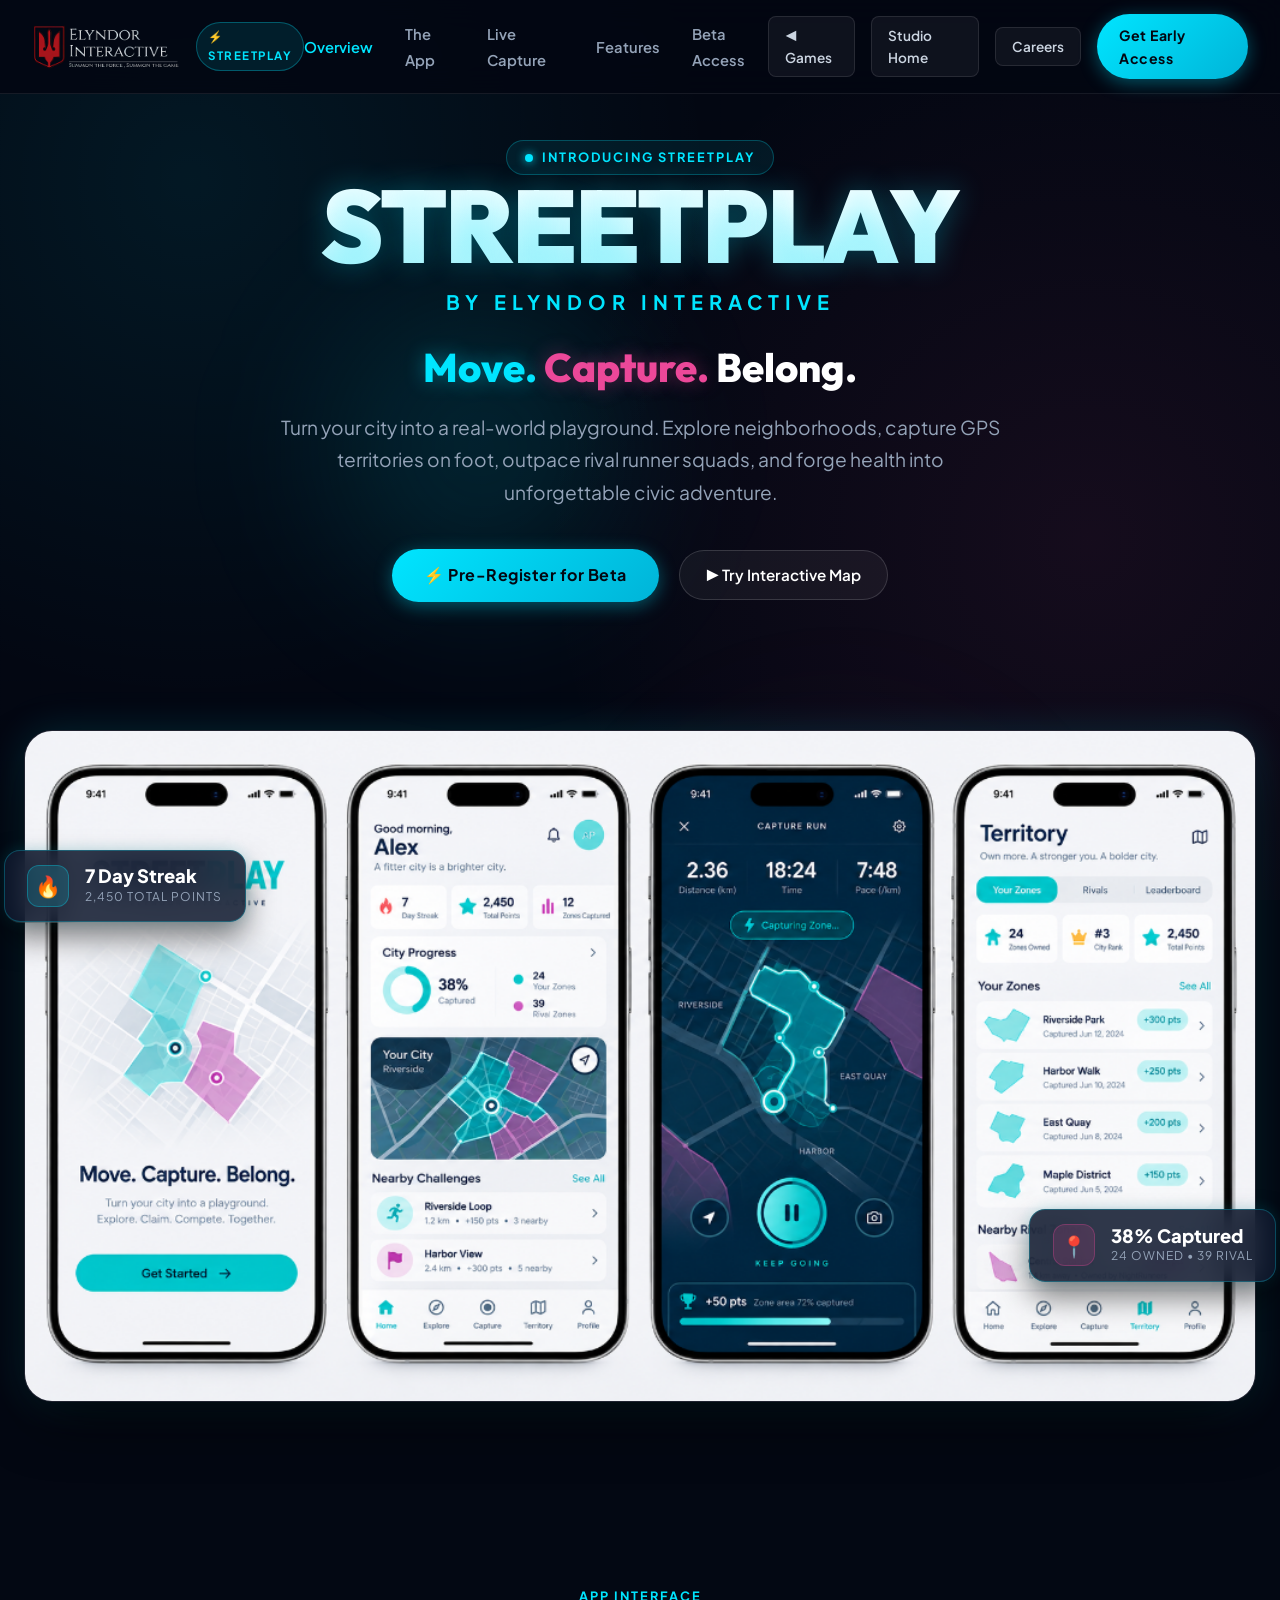
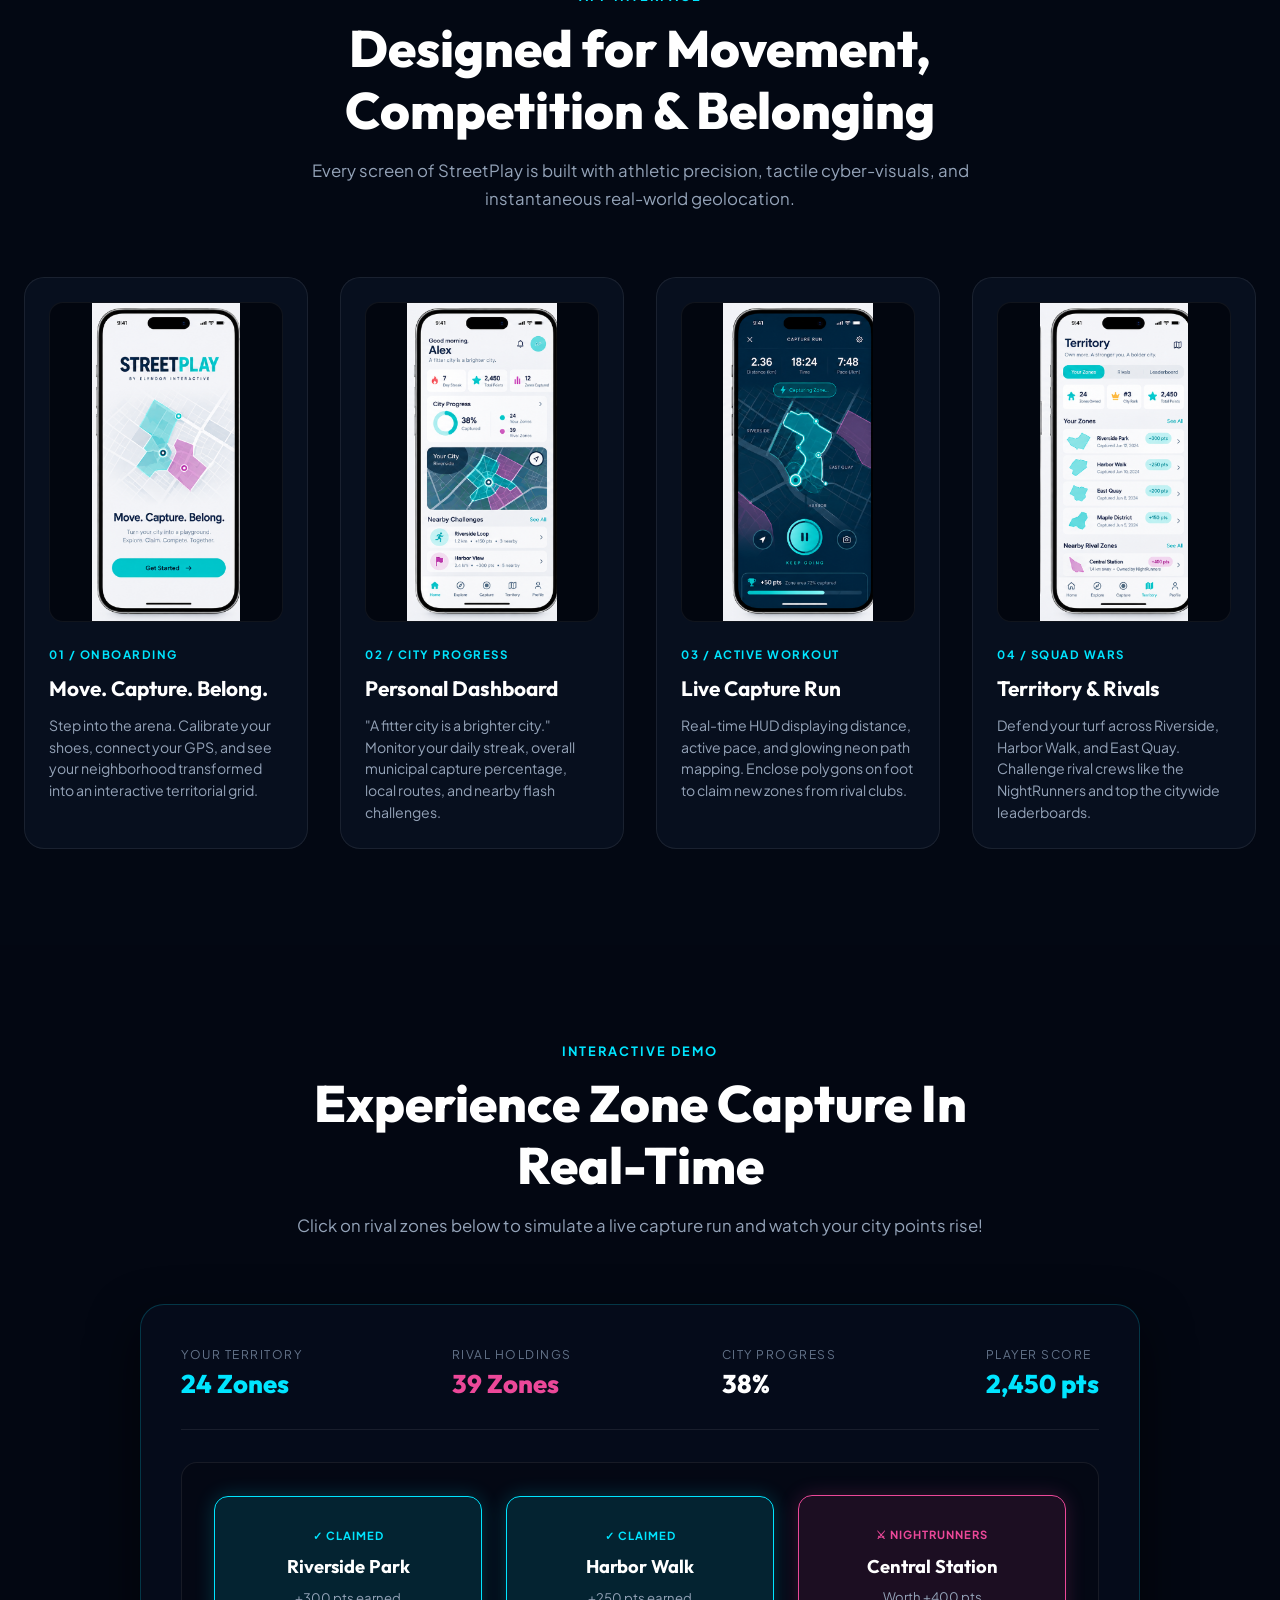
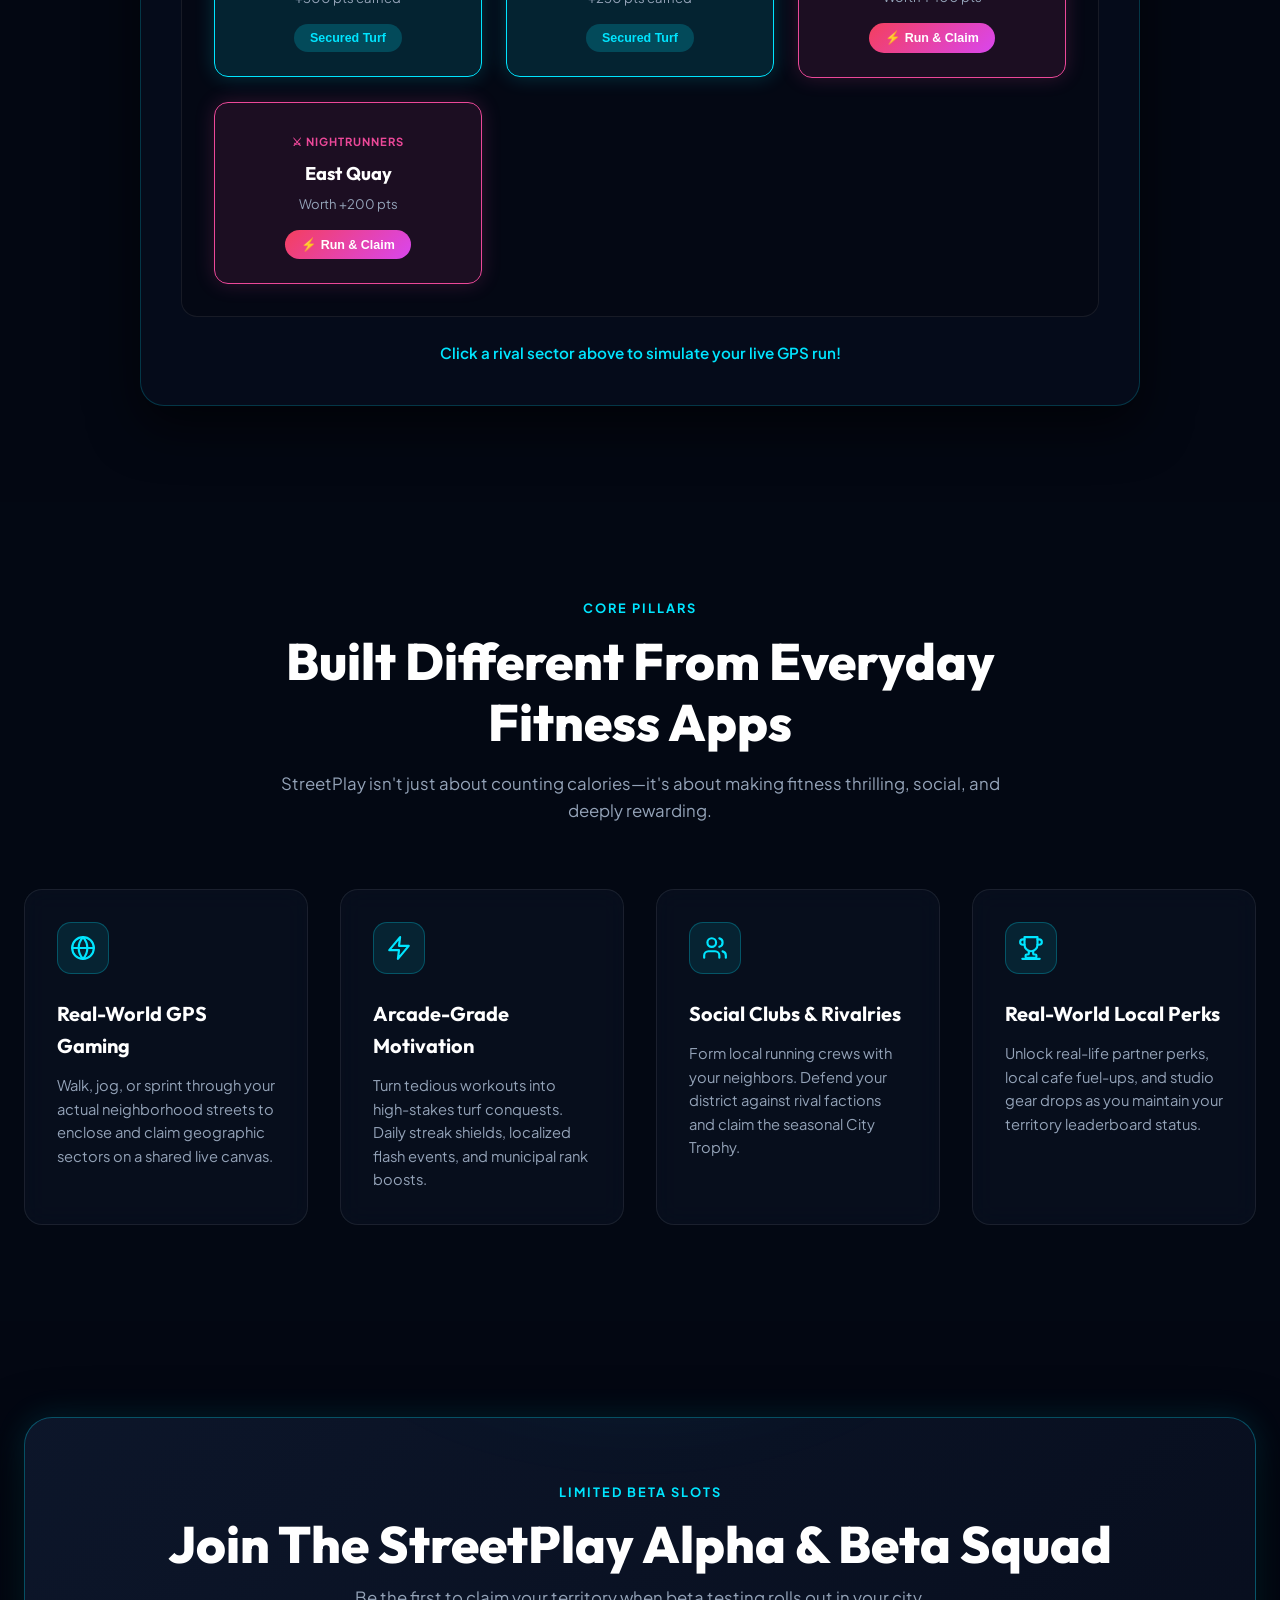
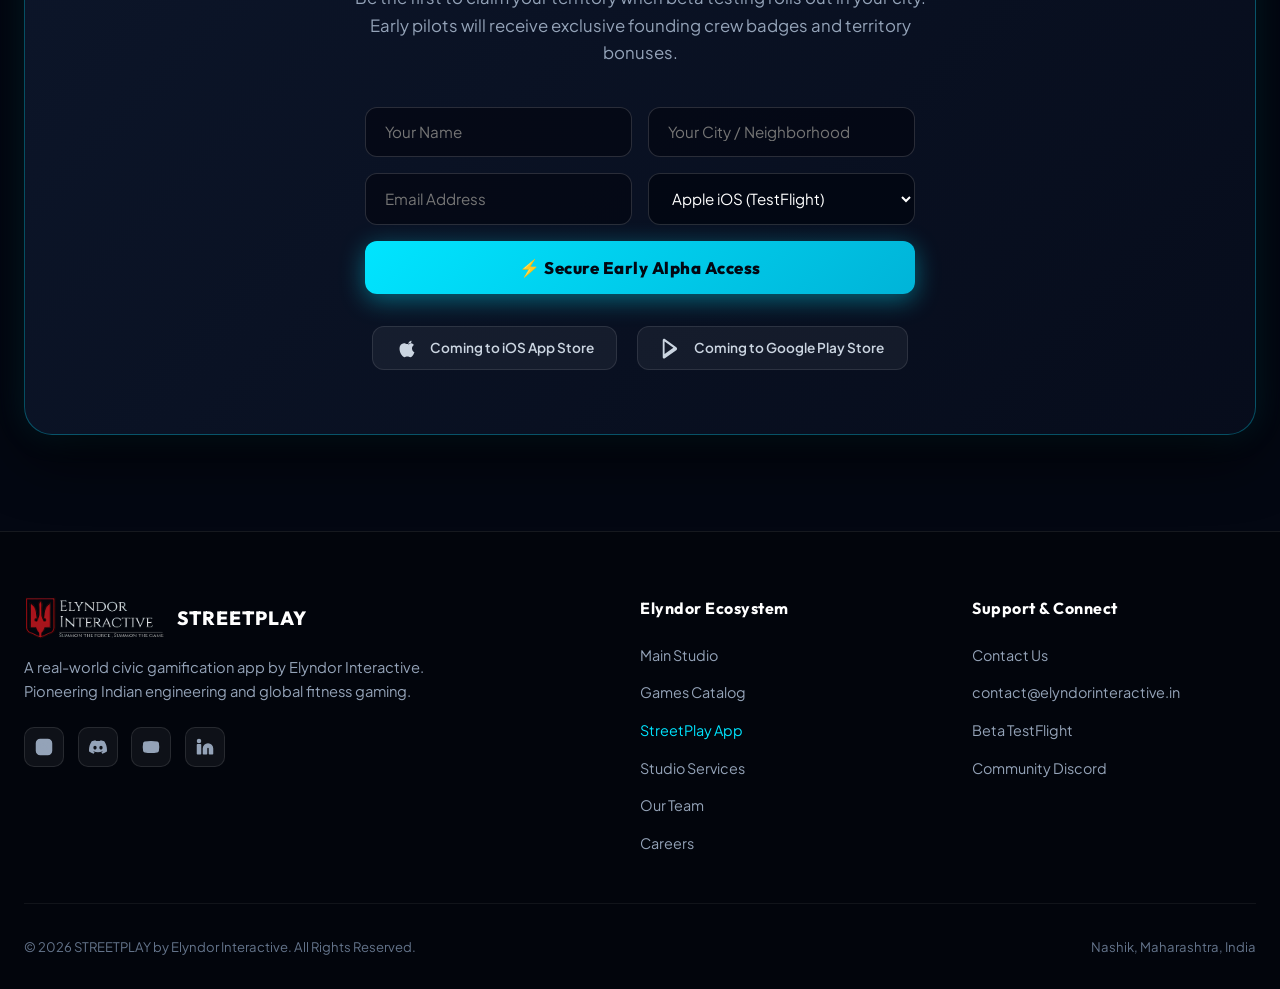
<file: apps.html>
<!DOCTYPE html>
<html lang="en">

<head>
    <meta charset="UTF-8">
    <meta name="viewport" content="width=device-width, initial-scale=1.0">
    <title>STREETPLAY | By Elyndor Interactive - Move. Capture. Belong.</title>
    <meta name="description"
        content="Turn your city into a playground with STREETPLAY by Elyndor Interactive. Explore real-world streets, capture GPS territories, compete with runner clubs, and level up your fitness.">
    <link rel="canonical" href="https://elyndorinteractive.in/apps.html">
    <link rel="icon" type="image/x-icon" href="favicon.ico">

    <!-- Open Graph -->
    <meta property="og:type" content="website">
    <meta property="og:url" content="https://elyndorinteractive.in/apps.html">
    <meta property="og:title" content="STREETPLAY | By Elyndor Interactive">
    <meta property="og:description"
        content="Turn your city into a playground. Explore, claim GPS territories, compete, and belong.">
    <meta property="og:image" content="https://elyndorinteractive.in/assets/streetplay_mockup.png">

    <!-- Twitter -->
    <meta property="twitter:card" content="summary_large_image">
    <meta property="twitter:url" content="https://elyndorinteractive.in/apps.html">
    <meta property="twitter:title" content="STREETPLAY | By Elyndor Interactive">
    <meta property="twitter:description"
        content="Turn your city into a playground. Explore, claim GPS territories, compete, and belong.">
    <meta property="twitter:image" content="https://elyndorinteractive.in/assets/streetplay_mockup.png">

    <!-- Dedicated Stylesheet for Apps Visual Identity -->
    <link rel="stylesheet" href="apps.css?v=2.0">
    <style>
        /* Sitewide Zero-Fail Visibility Guarantee */
        html, body, main, section, .apps-container, .screen-card, .pillar-card, .beta-card {
            opacity: 1 !important;
            visibility: visible !important;
        }
    </style>
</head>

<body class="apps-body">

    <!-- App-Specific Header Navigation -->
    <header class="apps-header">
        <nav class="apps-nav-container">
            <a href="index.html" class="apps-brand" aria-label="Elyndor Interactive - Go to Home">
                <img src="assets/logo.png" alt="Elyndor Interactive" class="apps-brand-logo">
                <span class="apps-brand-badge">⚡ STREETPLAY</span>
            </a>

            <!-- Desktop Nav Links -->
            <ul class="apps-nav-links desktop-only">
                <li><a href="#overview" class="active">Overview</a></li>
                <li><a href="#screens">The App</a></li>
                <li><a href="#simulator">Live Capture</a></li>
                <li><a href="#features">Features</a></li>
                <li><a href="#preregister">Beta Access</a></li>
            </ul>

            <!-- Desktop Nav Actions -->
            <div class="apps-nav-actions desktop-only">
                <a href="games.html" class="btn-studio-back">◀ Games</a>
                <a href="index.html" class="btn-studio-back">Studio Home</a>
                <a href="careers.html" class="btn-studio-back">Careers</a>
                <a href="#preregister" class="btn-cta-cyan">Get Early Access</a>
            </div>

            <!-- Mobile Hamburger Toggle -->
            <button class="apps-mobile-toggle" id="appsMenuToggle" aria-label="Toggle navigation menu" aria-expanded="false">
                <span></span>
                <span></span>
                <span></span>
            </button>
        </nav>
    </header>

    <!-- Dedicated Full-Screen Mobile Drawer (Outside header to avoid backdrop-filter traps) -->
    <div class="apps-mobile-drawer" id="appsMobileDrawer">
        <div class="drawer-header">
            <a href="index.html" class="apps-brand" aria-label="Elyndor Interactive - Go to Home">
                <img src="assets/logo.png" alt="Elyndor Interactive" class="apps-brand-logo">
                <span class="apps-brand-badge">⚡ STREETPLAY</span>
            </a>
            <button class="drawer-close-btn" id="appsDrawerClose" aria-label="Close menu">✕</button>
        </div>

        <div class="drawer-body">
            <ul class="drawer-nav-links">
                <li><a href="#overview" class="drawer-link active"><span>01</span> Overview</a></li>
                <li><a href="#screens" class="drawer-link"><span>02</span> The App Interface</a></li>
                <li><a href="#simulator" class="drawer-link"><span>03</span> Interactive Simulator</a></li>
                <li><a href="#features" class="drawer-link"><span>04</span> Core Pillars</a></li>
                <li><a href="#preregister" class="drawer-link"><span>05</span> Beta Access</a></li>
            </ul>

            <div class="drawer-actions">
                <a href="#preregister" class="drawer-cta-primary">⚡ Pre-Register for Beta</a>
                <div class="drawer-sublinks">
                    <a href="games.html" class="drawer-sublink">◀ Games Catalog</a>
                    <a href="index.html" class="drawer-sublink">Studio Home</a>
                    <a href="careers.html" class="drawer-sublink">Careers</a>
                    <a href="contact.html" class="drawer-sublink">Contact</a>
                </div>
            </div>
        </div>
    </div>

    <main>
        <!-- Hero Section -->
        <section id="overview" class="apps-hero">
            <div class="apps-hero-bg-fx">
                <div class="hero-glow-cyan"></div>
                <div class="hero-glow-magenta"></div>
            </div>

            <div class="apps-container">
                <div class="hero-layout">
                    
                    <div class="hero-title-group">
                        <div class="hero-eyebrow">
                            <span class="pulse-dot"></span>
                            Introducing STREETPLAY
                        </div>

                        <h1 class="hero-app-title">STREETPLAY</h1>
                        <span class="hero-app-byline">By Elyndor Interactive</span>

                        <h2 class="hero-tagline">
                            <span class="cyan-glow">Move.</span> 
                            <span class="magenta-glow">Capture.</span> 
                            <span>Belong.</span>
                        </h2>

                        <p class="hero-description">
                            Turn your city into a real-world playground. Explore neighborhoods, capture GPS territories on foot, outpace rival runner squads, and forge health into unforgettable civic adventure.
                        </p>

                        <div class="hero-cta-group">
                            <a href="#preregister" class="btn-cta-cyan" style="font-size: 1rem; padding: 0.85rem 2rem;">
                                ⚡ Pre-Register for Beta
                            </a>
                            <a href="#simulator" class="btn-cta-secondary">
                                ▶ Try Interactive Map
                            </a>
                        </div>
                    </div>

                    <!-- Device Mockup Showcase -->
                    <div class="mockup-showcase-wrapper">
                        <div class="mockup-ambient-glow"></div>

                        <!-- Floating Live Stats Badge Left -->
                        <div class="hero-floating-badge badge-left">
                            <div class="badge-icon badge-cyan">🔥</div>
                            <div class="badge-content" style="text-align: left;">
                                <h4>7 Day Streak</h4>
                                <p>2,450 Total Points</p>
                            </div>
                        </div>

                        <!-- Floating Live Stats Badge Right -->
                        <div class="hero-floating-badge badge-right">
                            <div class="badge-icon badge-magenta">📍</div>
                            <div class="badge-content" style="text-align: left;">
                                <h4>38% Captured</h4>
                                <p>24 Owned • 39 Rival</p>
                            </div>
                        </div>

                        <div class="mockup-img-container">
                            <img src="assets/streetplay_mockup.png" 
                                 alt="STREETPLAY App - 4 Screens Mockup: Onboarding, Dashboard, Capture Run, and Territory Wars" 
                                 class="mockup-banner-img">
                        </div>
                    </div>

                </div>
            </div>
        </section>

        <!-- Screens Exploration Section -->
        <section id="screens" class="sp-section" style="background: rgba(4, 9, 20, 0.6);">
            <div class="apps-container">
                <div class="section-header-center">
                    <span class="section-eyebrow">App Interface</span>
                    <h2 class="section-title">Designed for Movement, Competition & Belonging</h2>
                    <p class="section-subtitle">
                        Every screen of StreetPlay is built with athletic precision, tactile cyber-visuals, and instantaneous real-world geolocation.
                    </p>
                </div>

                <div class="screens-grid">
                    <!-- Screen 1 -->
                    <div class="screen-card">
                        <div class="screen-img-wrapper">
                            <img src="assets/streetplay_screen1.png" alt="StreetPlay Onboarding Screen" class="screen-thumb-img">
                        </div>
                        <span class="screen-tag">01 / Onboarding</span>
                        <h3 class="screen-title">Move. Capture. Belong.</h3>
                        <p class="screen-desc">
                            Step into the arena. Calibrate your shoes, connect your GPS, and see your neighborhood transformed into an interactive territorial grid.
                        </p>
                    </div>

                    <!-- Screen 2 -->
                    <div class="screen-card">
                        <div class="screen-img-wrapper">
                            <img src="assets/streetplay_screen2.png" alt="StreetPlay Dashboard Screen" class="screen-thumb-img">
                        </div>
                        <span class="screen-tag">02 / City Progress</span>
                        <h3 class="screen-title">Personal Dashboard</h3>
                        <p class="screen-desc">
                            "A fitter city is a brighter city." Monitor your daily streak, overall municipal capture percentage, local routes, and nearby flash challenges.
                        </p>
                    </div>

                    <!-- Screen 3 -->
                    <div class="screen-card">
                        <div class="screen-img-wrapper">
                            <img src="assets/streetplay_screen3.png" alt="StreetPlay Capture Run Dark Mode" class="screen-thumb-img">
                        </div>
                        <span class="screen-tag">03 / Active Workout</span>
                        <h3 class="screen-title">Live Capture Run</h3>
                        <p class="screen-desc">
                            Real-time HUD displaying distance, active pace, and glowing neon path mapping. Enclose polygons on foot to claim new zones from rival clubs.
                        </p>
                    </div>

                    <!-- Screen 4 -->
                    <div class="screen-card">
                        <div class="screen-img-wrapper">
                            <img src="assets/streetplay_screen4.png" alt="StreetPlay Territory Wars Screen" class="screen-thumb-img">
                        </div>
                        <span class="screen-tag">04 / Squad Wars</span>
                        <h3 class="screen-title">Territory & Rivals</h3>
                        <p class="screen-desc">
                            Defend your turf across Riverside, Harbor Walk, and East Quay. Challenge rival crews like the NightRunners and top the citywide leaderboards.
                        </p>
                    </div>
                </div>
            </div>
        </section>

        <!-- Interactive Territory Simulator Widget -->
        <section id="simulator" class="sp-section">
            <div class="apps-container">
                <div class="section-header-center">
                    <span class="section-eyebrow">Interactive Demo</span>
                    <h2 class="section-title">Experience Zone Capture In Real-Time</h2>
                    <p class="section-subtitle">
                        Click on rival zones below to simulate a live capture run and watch your city points rise!
                    </p>
                </div>

                <div class="territory-demo-card">
                    <div class="territory-hud">
                        <div class="hud-stat-item">
                            <span class="hud-stat-label">Your Territory</span>
                            <span class="hud-stat-val cyan" id="ownedZonesCount">24 Zones</span>
                        </div>
                        <div class="hud-stat-item">
                            <span class="hud-stat-label">Rival Holdings</span>
                            <span class="hud-stat-val magenta" id="rivalZonesCount">39 Zones</span>
                        </div>
                        <div class="hud-stat-item">
                            <span class="hud-stat-label">City Progress</span>
                            <span class="hud-stat-val" id="progressPercent">38%</span>
                        </div>
                        <div class="hud-stat-item">
                            <span class="hud-stat-label">Player Score</span>
                            <span class="hud-stat-val cyan" id="playerScore">2,450 pts</span>
                        </div>
                    </div>

                    <div class="interactive-map-canvas">
                        <!-- Zone 1 (Already Owned) -->
                        <div class="map-zone-tile owned">
                            <span class="zone-badge-status">✓ Claimed</span>
                            <h4 class="zone-name">Riverside Park</h4>
                            <p class="zone-points">+300 pts earned</p>
                            <button class="zone-action-btn" disabled>Secured Turf</button>
                        </div>

                        <!-- Zone 2 (Already Owned) -->
                        <div class="map-zone-tile owned">
                            <span class="zone-badge-status">✓ Claimed</span>
                            <h4 class="zone-name">Harbor Walk</h4>
                            <p class="zone-points">+250 pts earned</p>
                            <button class="zone-action-btn" disabled>Secured Turf</button>
                        </div>

                        <!-- Zone 3 (Rival Zone - Clickable) -->
                        <div class="map-zone-tile rival" id="zoneCentralStation" onclick="captureZone('zoneCentralStation', 'Central Station', 400)">
                            <span class="zone-badge-status">⚔ NightRunners</span>
                            <h4 class="zone-name">Central Station</h4>
                            <p class="zone-points">Worth +400 pts</p>
                            <button class="zone-action-btn">⚡ Run & Claim</button>
                        </div>

                        <!-- Zone 4 (Rival Zone - Clickable) -->
                        <div class="map-zone-tile rival" id="zoneEastQuay" onclick="captureZone('zoneEastQuay', 'East Quay', 200)">
                            <span class="zone-badge-status">⚔ NightRunners</span>
                            <h4 class="zone-name">East Quay</h4>
                            <p class="zone-points">Worth +200 pts</p>
                            <button class="zone-action-btn">⚡ Run & Claim</button>
                        </div>
                    </div>

                    <div style="text-align: center; margin-top: 1.5rem;">
                        <p id="captureFeedback" style="color: var(--sp-cyan); font-weight: 600; font-size: 0.95rem; min-height: 24px;">
                            Click a rival sector above to simulate your live GPS run!
                        </p>
                    </div>
                </div>
            </div>
        </section>

        <!-- Feature Pillars -->
        <section id="features" class="sp-section" style="background: rgba(4, 9, 20, 0.7);">
            <div class="apps-container">
                <div class="section-header-center">
                    <span class="section-eyebrow">Core Pillars</span>
                    <h2 class="section-title">Built Different From Everyday Fitness Apps</h2>
                    <p class="section-subtitle">
                        StreetPlay isn't just about counting calories—it's about making fitness thrilling, social, and deeply rewarding.
                    </p>
                </div>

                <div class="pillars-grid">
                    <div class="pillar-card">
                        <div class="pillar-icon" aria-hidden="true">
                            <svg class="pillar-svg" viewBox="0 0 24 24" fill="none" stroke="currentColor" stroke-width="2" stroke-linecap="round" stroke-linejoin="round">
                                <circle cx="12" cy="12" r="10"/>
                                <path d="M12 2a14.5 14.5 0 0 0 0 20 14.5 14.5 0 0 0 0-20"/>
                                <path d="M2 12h20"/>
                            </svg>
                        </div>
                        <h3 class="pillar-title">Real-World GPS Gaming</h3>
                        <p class="pillar-desc">
                            Walk, jog, or sprint through your actual neighborhood streets to enclose and claim geographic sectors on a shared live canvas.
                        </p>
                    </div>

                    <div class="pillar-card">
                        <div class="pillar-icon" aria-hidden="true">
                            <svg class="pillar-svg" viewBox="0 0 24 24" fill="none" stroke="currentColor" stroke-width="2" stroke-linecap="round" stroke-linejoin="round">
                                <polygon points="13 2 3 14 12 14 11 22 21 10 12 10 13 2"/>
                            </svg>
                        </div>
                        <h3 class="pillar-title">Arcade-Grade Motivation</h3>
                        <p class="pillar-desc">
                            Turn tedious workouts into high-stakes turf conquests. Daily streak shields, localized flash events, and municipal rank boosts.
                        </p>
                    </div>

                    <div class="pillar-card">
                        <div class="pillar-icon" aria-hidden="true">
                            <svg class="pillar-svg" viewBox="0 0 24 24" fill="none" stroke="currentColor" stroke-width="2" stroke-linecap="round" stroke-linejoin="round">
                                <path d="M16 21v-2a4 4 0 0 0-4-4H6a4 4 0 0 0-4 4v2"/>
                                <circle cx="9" cy="7" r="4"/>
                                <path d="M22 21v-2a4 4 0 0 0-3-3.87"/>
                                <path d="M16 3.13a4 4 0 0 1 0 7.75"/>
                            </svg>
                        </div>
                        <h3 class="pillar-title">Social Clubs & Rivalries</h3>
                        <p class="pillar-desc">
                            Form local running crews with your neighbors. Defend your district against rival factions and claim the seasonal City Trophy.
                        </p>
                    </div>

                    <div class="pillar-card">
                        <div class="pillar-icon" aria-hidden="true">
                            <svg class="pillar-svg" viewBox="0 0 24 24" fill="none" stroke="currentColor" stroke-width="2" stroke-linecap="round" stroke-linejoin="round">
                                <path d="M6 9H4.5a2.5 2.5 0 0 1 0-5H6"/>
                                <path d="M18 9h1.5a2.5 2.5 0 0 0 0-5H18"/>
                                <path d="M4 22h16"/>
                                <path d="M10 14.66V17c0 .55-.45 1-1 1H8c-.55 0-1 .45-1 1v1c0 .55.45 1 1 1h8c.55 0 1-.45 1-1v-1c0-.55-.45-1-1-1h-1c-.55 0-1-.45-1-1v-2.34"/>
                                <path d="M18 2H6v7a6 6 0 0 0 12 0V2Z"/>
                            </svg>
                        </div>
                        <h3 class="pillar-title">Real-World Local Perks</h3>
                        <p class="pillar-desc">
                            Unlock real-life partner perks, local cafe fuel-ups, and studio gear drops as you maintain your territory leaderboard status.
                        </p>
                    </div>
                </div>
            </div>
        </section>

        <!-- Pre-Register Section -->
        <section id="preregister" class="sp-section">
            <div class="apps-container">
                <div class="beta-card">
                    <span class="section-eyebrow">Limited Beta Slots</span>
                    <h2 class="section-title" style="margin-bottom: 0.5rem;">Join The StreetPlay Alpha & Beta Squad</h2>
                    <p class="section-subtitle" style="max-width: 600px; margin: 0 auto;">
                        Be the first to claim your territory when beta testing rolls out in your city. Early pilots will receive exclusive founding crew badges and territory bonuses.
                    </p>

                    <form class="beta-form" id="betaForm" onsubmit="handleBetaSubmit(event)">
                        <!-- Web3Forms API Configuration -->
                        <input type="hidden" name="access_key" value="69df43d1-80ed-4c32-ba03-c73f53edf0ee">
                        <input type="hidden" name="subject" id="betaSubject" value="[STREETPLAY] New Priority Alpha/Beta Waitlist Registration">
                        <input type="hidden" name="from_name" value="STREETPLAY | Elyndor Interactive">
                        <input type="hidden" name="form_source" value="STREETPLAY Beta Waitlist">

                        <div class="form-row">
                            <input type="text" class="sp-input" name="name" placeholder="Your Name" required id="betaName">
                            <input type="text" class="sp-input" name="city" placeholder="Your City / Neighborhood" required id="betaCity">
                        </div>
                        <div class="form-row">
                            <input type="email" class="sp-input" name="email" placeholder="Email Address" required id="betaEmail">
                            <select class="sp-select" name="platform" id="betaPlatform">
                                <option value="ios">Apple iOS (TestFlight)</option>
                                <option value="android">Android (Google Play Beta)</option>
                                <option value="both">Both Platforms</option>
                            </select>
                        </div>
                        <button type="submit" class="btn-submit-beta">⚡ Secure Early Alpha Access</button>
                    </form>

                    <div id="betaSuccessMsg" style="display: none; margin-top: 2rem; padding: 2rem; background: linear-gradient(135deg, rgba(0, 229, 255, 0.12) 0%, rgba(13, 25, 48, 0.8) 100%); border: 1px solid var(--sp-cyan); border-radius: 16px; color: #fff; text-align: center; box-shadow: 0 10px 30px rgba(0, 229, 255, 0.15);">
                        <div style="font-size: 2.5rem; margin-bottom: 0.5rem;">🎉</div>
                        <h3 style="font-family: var(--font-sp-heading); color: var(--sp-cyan); font-size: 1.4rem; margin-bottom: 0.5rem;">
                            Welcome to the Founding Crew, <span id="confirmedName">Runner</span>!
                        </h3>
                        <p style="color: #eee; font-size: 0.98rem; max-width: 540px; margin: 0 auto 1.2rem; line-height: 1.6;">
                            Your priority waitlist reservation has been secured for <strong id="confirmedCity" style="color: var(--sp-cyan);">your city</strong>.
                        </p>
                        <div style="background: rgba(0, 0, 0, 0.4); border: 1px dashed rgba(0, 229, 255, 0.35); border-radius: 12px; padding: 1.2rem 1.4rem; max-width: 500px; margin: 0 auto 1.5rem; font-size: 0.9rem; color: #ccc;">
                            ✉️ A priority confirmation from <strong>STREETPLAY / Elyndor Interactive</strong> (<span style="color: var(--sp-cyan);">contact@elyndorinteractive.in</span>) is on its way to:
                            <div style="margin-top: 0.4rem; font-size: 1.05rem; font-weight: 700; color: #fff;" id="confirmedEmail">your email</div>
                            <div style="margin-top: 0.35rem; font-size: 0.78rem; color: #888;">(Please check your promotions or inbox folder and mark as important)</div>
                        </div>
                        <p style="color: var(--sp-text-muted); font-size: 0.85rem; margin: 0;">
                            We will send your TestFlight (iOS) / Google Play (Android) build token and founding runner badges directly to this address.
                        </p>
                    </div>

                    <div class="store-badges-group">
                        <div class="store-badge">
                            <svg viewBox="0 0 24 24"><path d="M18.71 19.5c-.83 1.24-1.71 2.45-3.05 2.47-1.34.03-1.77-.79-3.29-.79-1.53 0-2 .77-3.27.82-1.31.05-2.3-1.32-3.14-2.53C4.25 17 2.94 12.45 4.7 9.39c.87-1.52 2.43-2.48 4.12-2.51 1.28-.02 2.5.87 3.29.87.78 0 2.26-1.07 3.81-.91.65.03 2.47.26 3.64 1.98-.09.06-2.17 1.28-2.15 3.81.03 3.02 2.65 4.03 2.68 4.04-.03.07-.42 1.44-1.38 2.83M15.97 6.86c.62-.75 1.04-1.8 0.92-2.86-.9.04-1.99.6-2.64 1.35-.57.65-1.06 1.72-0.93 2.76 1.01.08 2.03-.5 2.65-1.25z"/></svg>
                            <span>Coming to iOS App Store</span>
                        </div>
                        <div class="store-badge">
                            <svg viewBox="0 0 24 24"><path d="M3 20.5v-17c0-.83.67-1.5 1.5-1.5.31 0 .6.1.84.27l12.44 8.78c.55.39.88 1.01.88 1.68s-.33 1.29-.88 1.68L5.34 23.23c-.24.17-.53.27-.84.27-.83 0-1.5-.67-1.5-1.5zm11.59-8.73L5 4.96v13.62l9.59-6.81z"/></svg>
                            <span>Coming to Google Play Store</span>
                        </div>
                    </div>
                </div>
            </div>
        </section>
    </main>

    <!-- Dedicated Apps Footer -->
    <footer class="apps-footer">
        <div class="apps-footer-content">
            <div class="apps-footer-brand">
                <a href="apps.html" style="text-decoration: none; display: flex; align-items: center; gap: 0.75rem;">
                    <img src="assets/logo.png" alt="Elyndor Interactive" style="height: 44px; width: auto;">
                    <span style="font-family: var(--font-sp-heading); font-weight: 800; color: #fff; font-size: 1.2rem; letter-spacing: 1px;">STREETPLAY</span>
                </a>
                <p>
                    A real-world civic gamification app by Elyndor Interactive. Pioneering Indian engineering and global fitness gaming.
                </p>
                <div class="footer-socials" style="margin-top: 1.5rem;">
                    <a href="https://www.instagram.com/elyndor.interactive/" target="_blank" rel="noopener noreferrer" aria-label="Instagram" title="Instagram">
                        <svg width="18" height="18" viewBox="0 0 24 24" fill="none" stroke="currentColor" stroke-width="2" stroke-linecap="round" stroke-linejoin="round"><rect width="20" height="20" x="2" y="2" rx="5" ry="5"/><path d="M16 11.37A4 4 0 1 1 12.63 8 4 4 0 0 1 16 11.37z"/><line x1="17.5" x2="17.51" y1="6.5" y2="6.5"/></svg>
                    </a>
                    <a href="https://discord.gg/AzW2C9gC" target="_blank" rel="noopener noreferrer" aria-label="Discord" title="Discord">
                        <svg width="18" height="18" viewBox="0 0 24 24" fill="currentColor"><path d="M20.317 4.37a19.791 19.791 0 0 0-4.885-1.515.074.074 0 0 0-.079.037c-.21.375-.444.864-.608 1.25a18.27 18.27 0 0 0-5.487 0 12.64 12.64 0 0 0-.617-1.25.077.077 0 0 0-.079-.037A19.736 19.736 0 0 0 3.677 4.37a.07.07 0 0 0-.032.027C.533 9.046-.32 13.58.099 18.057a.082.082 0 0 0 .031.057 19.9 19.9 0 0 0 5.993 3.03.078.078 0 0 0 .084-.028c.462-.63.874-1.295 1.226-1.994.021-.041.001-.09-.041-.106a13.107 13.107 0 0 1-1.872-.892.077.077 0 0 1-.008-.128 10.2 10.2 0 0 0 .372-.292.074.074 0 0 1 .077-.01c3.929 1.793 8.18 1.793 12.061 0a.074.074 0 0 1 .078.01c.12.098.246.198.373.292a.077.077 0 0 1-.006.127 12.299 12.299 0 0 1-1.873.893.077.077 0 0 0-.041.107c.36.698.772 1.362 1.225 1.993a.076.076 0 0 0 .084.028 19.839 19.839 0 0 0 6.002-3.03.077.077 0 0 0 .032-.054c.5-5.177-.838-9.674-3.549-13.66a.061.061 0 0 0-.031-.028zM8.02 15.33c-1.183 0-2.157-1.085-2.157-2.419 0-1.333.956-2.419 2.157-2.419 1.21 0 2.176 1.096 2.157 2.42 0 1.333-.956 2.418-2.157 2.418zm7.975 0c-1.183 0-2.157-1.085-2.157-2.419 0-1.333.955-2.419 2.157-2.419 1.21 0 2.176 1.096 2.157 2.42 0 1.333-.946 2.418-2.157 2.418z"/></svg>
                    </a>
                    <a href="https://www.youtube.com/@ElyndorInteractive" target="_blank" rel="noopener noreferrer" aria-label="YouTube" title="YouTube">
                        <svg width="18" height="18" viewBox="0 0 24 24" fill="none" stroke="currentColor" stroke-width="2" stroke-linecap="round" stroke-linejoin="round"><path d="M2.5 17a24.12 24.12 0 0 1 0-10 2 2 0 0 1 1.4-1.4 49.56 49.56 0 0 1 16.2 0A2 2 0 0 1 21.5 7a24.12 24.12 0 0 1 0 10 2 2 0 0 1-1.4 1.4 49.55 49.55 0 0 1-16.2 0A2 2 0 0 1 2.5 17"/><polygon points="10 15 15 12 10 9 10 15" fill="currentColor"/></svg>
                    </a>
                    <a href="https://www.linkedin.com/company/elyndor-interactive/" target="_blank" rel="noopener noreferrer" aria-label="LinkedIn" title="LinkedIn">
                        <svg width="18" height="18" viewBox="0 0 24 24" fill="none" stroke="currentColor" stroke-width="2" stroke-linecap="round" stroke-linejoin="round"><path d="M16 8a6 6 0 0 1 6 6v7h-4v-7a2 2 0 0 0-2-2 2 2 0 0 0-2 2v7h-4v-7a6 6 0 0 1 6-6z"/><rect width="4" height="12" x="2" y="9"/><circle cx="4" cy="4" r="2"/></svg>
                    </a>
                </div>
            </div>

            <div class="apps-footer-col">
                <h4>Elyndor Ecosystem</h4>
                <ul>
                    <li><a href="index.html">Main Studio</a></li>
                    <li><a href="games.html">Games Catalog</a></li>
                    <li><a href="apps.html" style="color: var(--sp-cyan);">StreetPlay App</a></li>
                    <li><a href="services.html">Studio Services</a></li>
                    <li><a href="team.html">Our Team</a></li>
                    <li><a href="careers.html">Careers</a></li>
                </ul>
            </div>

            <div class="apps-footer-col">
                <h4>Support & Connect</h4>
                <ul>
                    <li><a href="contact.html">Contact Us</a></li>
                    <li><a href="mailto:contact@elyndorinteractive.in">contact@elyndorinteractive.in</a></li>
                    <li><a href="#preregister">Beta TestFlight</a></li>
                    <li><a href="https://discord.gg/AzW2C9gC" target="_blank" rel="noopener noreferrer">Community Discord</a></li>
                </ul>
            </div>
        </div>

        <div class="apps-footer-bottom">
            <p>&copy; 2026 STREETPLAY by Elyndor Interactive. All Rights Reserved.</p>
            <p>Nashik, Maharashtra, India</p>
        </div>
    </footer>

    <!-- Interactive Script for StreetPlay Map Demo -->
    <script>
        let ownedCount = 24;
        let rivalCount = 39;
        let score = 2450;
        let capturedPercent = 38;

        function captureZone(zoneId, zoneName, pts) {
            const tile = document.getElementById(zoneId);
            if (!tile || tile.classList.contains('owned')) return;

            // Trigger animation
            tile.classList.remove('rival');
            tile.classList.add('owned');
            
            // Update stats
            ownedCount += 1;
            rivalCount -= 1;
            score += pts;
            capturedPercent = Math.min(100, Math.round((ownedCount / (ownedCount + rivalCount)) * 100));

            // Update UI
            document.getElementById('ownedZonesCount').textContent = ownedCount + ' Zones';
            document.getElementById('rivalZonesCount').textContent = rivalCount + ' Zones';
            document.getElementById('progressPercent').textContent = capturedPercent + '%';
            document.getElementById('playerScore').textContent = score.toLocaleString() + ' pts';

            tile.querySelector('.zone-badge-status').textContent = '✓ Claimed';
            tile.querySelector('.zone-points').textContent = '+' + pts + ' pts earned';
            
            const btn = tile.querySelector('.zone-action-btn');
            btn.textContent = 'Secured Turf';
            btn.disabled = true;

            const feedback = document.getElementById('captureFeedback');
            feedback.style.color = 'var(--sp-cyan)';
            feedback.textContent = '🔥 Boom! You captured ' + zoneName + ' (+' + pts + ' pts)! City progress is now ' + capturedPercent + '%.';
        }

        async function handleBetaSubmit(e) {
            e.preventDefault();
            const form = document.getElementById('betaForm');
            const submitBtn = form.querySelector('.btn-submit-beta');
            const success = document.getElementById('betaSuccessMsg');

            const name = document.getElementById('betaName').value.trim();
            const city = document.getElementById('betaCity').value.trim();
            const email = document.getElementById('betaEmail').value.trim();
            const platformSelect = document.getElementById('betaPlatform');
            const platformText = platformSelect.options[platformSelect.selectedIndex].text;

            // Set custom subject
            document.getElementById('betaSubject').value = 
                '[STREETPLAY] Priority Alpha/Beta Waitlist: ' + name + ' (' + city + ') - ' + platformText;

            const originalBtnText = submitBtn.innerHTML;
            submitBtn.innerHTML = '⚡ Securing Priority Access...';
            submitBtn.disabled = true;

            const formData = new FormData(form);

            try {
                const res = await fetch('https://api.web3forms.com/submit', {
                    method: 'POST',
                    body: formData
                });
                const json = await res.json();

                if (json.success) {
                    form.style.display = 'none';
                    document.getElementById('confirmedName').textContent = name;
                    document.getElementById('confirmedCity').textContent = city;
                    document.getElementById('confirmedEmail').textContent = email;
                    success.style.display = 'block';
                    success.scrollIntoView({ behavior: 'smooth', block: 'center' });
                } else {
                    submitBtn.innerHTML = originalBtnText;
                    submitBtn.disabled = false;
                    alert('Could not submit waitlist reservation. Please contact us directly at contact@elyndorinteractive.in');
                }
            } catch (err) {
                // Fallback for offline / network quirks so runner experience is never blocked
                form.style.display = 'none';
                document.getElementById('confirmedName').textContent = name;
                document.getElementById('confirmedCity').textContent = city;
                document.getElementById('confirmedEmail').textContent = email;
                success.style.display = 'block';
                success.scrollIntoView({ behavior: 'smooth', block: 'center' });
            }
        }

        // Mobile Navigation Drawer Handling
        const menuToggle = document.getElementById('appsMenuToggle');
        const drawer = document.getElementById('appsMobileDrawer');
        const drawerClose = document.getElementById('appsDrawerClose');

        function openDrawer() {
            if (!drawer) return;
            drawer.classList.add('open');
            document.body.style.overflow = 'hidden';
            if (menuToggle) menuToggle.setAttribute('aria-expanded', 'true');
        }

        function closeDrawer() {
            if (!drawer) return;
            drawer.classList.remove('open');
            document.body.style.overflow = '';
            if (menuToggle) menuToggle.setAttribute('aria-expanded', 'false');
        }

        if (menuToggle) menuToggle.addEventListener('click', openDrawer);
        if (drawerClose) drawerClose.addEventListener('click', closeDrawer);

        // Close on clicking any drawer link
        if (drawer) {
            drawer.querySelectorAll('a').forEach(link => {
                link.addEventListener('click', closeDrawer);
            });
        }
    </script>
</body>

</html>
</file>
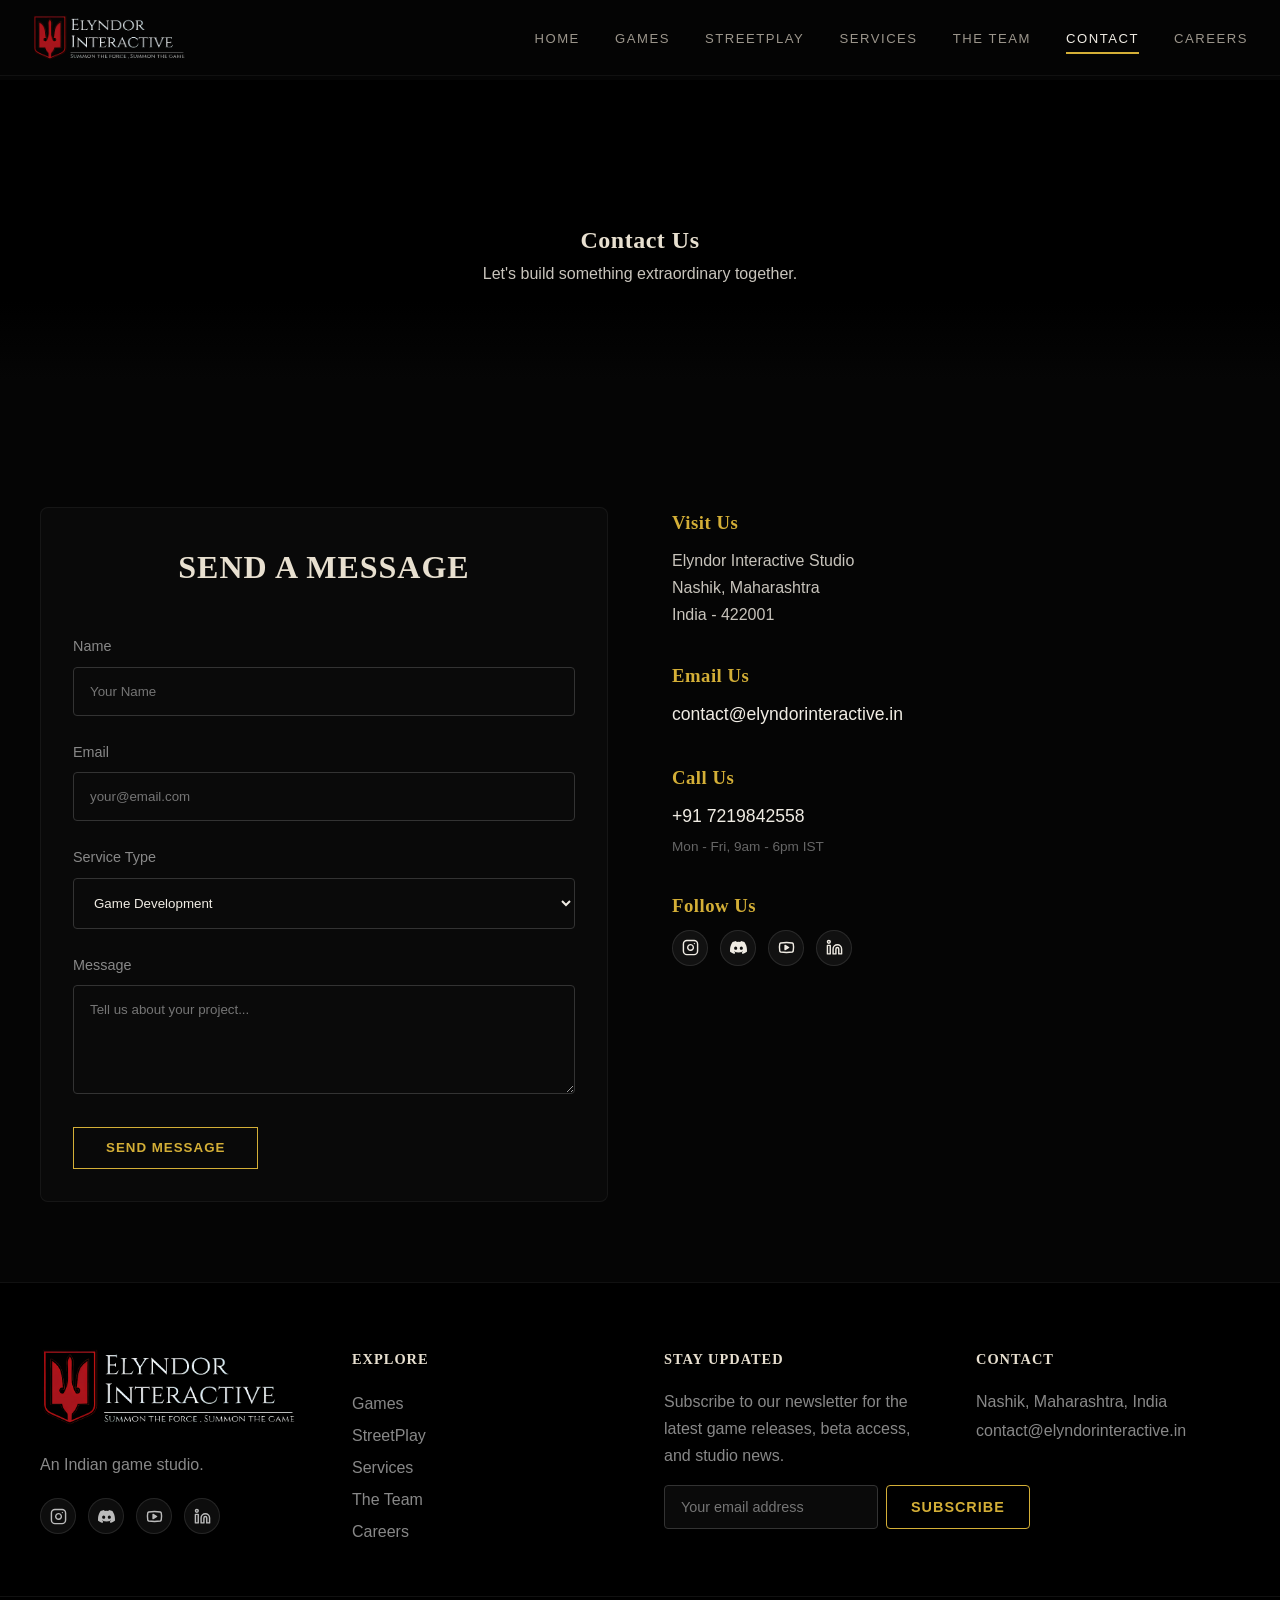
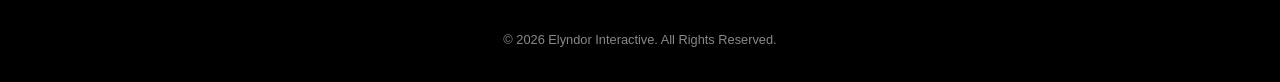
<file: contact.html>
<!DOCTYPE html>
<html lang="en">

<head>
    <meta charset="UTF-8">
    <meta name="viewport" content="width=device-width, initial-scale=1.0">
    <title>Contact Us | Elyndor Interactive</title>
    <meta name="description" content="Get in touch with Elyndor Interactive. Send us a message for collaborations, press inquiries, game development quotes, or general inquiries.">
    <meta name="keywords" content="contact Elyndor, game development inquiry, hire game studio, game development quote, custom software quote, Nashik game studio contact">
    <meta name="author" content="Elyndor Interactive">
    <link rel="canonical" href="https://elyndorinteractive.in/contact.html">

    <!-- Open Graph / Facebook -->
    <meta property="og:type" content="website">
    <meta property="og:url" content="https://elyndorinteractive.in/contact.html">
    <meta property="og:title" content="Contact Us | Elyndor Interactive">
    <meta property="og:description" content="Reach out to Elyndor Interactive for collaborations, project inquiries, or quotes.">
    <meta property="og:image" content="https://elyndorinteractive.in/assets/logo.png">

    <!-- Twitter -->
    <meta property="twitter:card" content="summary_large_image">
    <meta property="twitter:url" content="https://elyndorinteractive.in/contact.html">
    <meta property="twitter:title" content="Contact Us | Elyndor Interactive">
    <meta property="twitter:description" content="Reach out to Elyndor Interactive for collaborations, project inquiries, or quotes.">
    <meta property="twitter:image" content="https://elyndorinteractive.in/assets/logo.png">

    <!-- Favicons -->
    <link rel="icon" type="image/x-icon" href="favicon.ico">
    <link rel="icon" type="image/png" sizes="32x32" href="assets/favicon-32x32.png">
    <link rel="icon" type="image/png" sizes="16x16" href="assets/favicon-16x16.png">
    <link rel="apple-touch-icon" sizes="180x180" href="assets/apple-touch-icon.png">

    <link rel="stylesheet" href="style.css?v=5.0">
    <style>
        /* Sitewide Zero-Fail Visibility Guarantee */
        html, body, main, section, div, .container, .contact-section, .contact-form-wrapper {
            opacity: 1 !important;
            visibility: visible !important;
        }
        .reveal, .reveal.active, .fade-in {
            opacity: 1 !important;
            visibility: visible !important;
            transform: none !important;
        }
        .form-success {
            display: none;
            text-align: center;
            padding: 2rem;
            border: 1px solid var(--color-accent);
            border-radius: 8px;
            margin-top: 1rem;
        }
        .form-success h3 { color: var(--color-accent); margin-bottom: 0.5rem; }
        .form-success p  { color: #aaa; font-size: 0.95rem; }
        .cta-button:disabled {
            opacity: 0.6;
            cursor: not-allowed;
        }
    </style>
</head>

<body>
    <header id="header">
        <nav>
            <a href="index.html"><img src="assets/logo.png" alt="Elyndor Interactive" class="logo-img" width="140" height="140"></a>
            <ul class="nav-links">
                <li><a href="index.html">Home</a></li>
                <li><a href="games.html">Games</a></li>
                <li><a href="apps.html">STREETPLAY</a></li>
                <li><a href="services.html">Services</a></li>
                <li><a href="team.html">The Team</a></li>
                <li><a href="contact.html" class="active">Contact</a></li>
                <li><a href="careers.html">Careers</a></li>
            </ul>
        </nav>
    </header>

    <main>
        <section class="page-hero small-hero">
            <div class="container text-center">
                <h1 class="fade-in">Contact Us</h1>
                <p class="fade-in delay-1">Let's build something extraordinary together.</p>
            </div>
        </section>

        <section class="contact-section">
            <div class="container grid-split">

                <!-- Contact Form -->
                <div class="contact-form-wrapper">
                    <h2>Send a Message</h2>

                    <form id="contactForm">
                        <!-- Web3Forms access key — replace YOUR_ACCESS_KEY with the key from web3forms.com -->
                        <input type="hidden" name="access_key" value="69df43d1-80ed-4c32-ba03-c73f53edf0ee">
                        <input type="hidden" name="subject" id="dynamicSubject" value="New Project Inquiry">
                        <input type="hidden" name="from_name" value="Elyndor Interactive Website">

                        <div class="form-group">
                            <label for="name">Name</label>
                            <input type="text" id="name" name="name" placeholder="Your Name" required>
                        </div>
                        <div class="form-group">
                            <label for="email">Email</label>
                            <input type="email" id="email" name="email" placeholder="your@email.com" required>
                        </div>
                        <div class="form-group">
                            <label for="service">Service Type</label>
                            <select id="service" name="service">
                                <option>Game Development</option>
                                <option>AR / VR Experience</option>
                                <option>App / Web Development</option>
                                <option>Custom Software</option>
                                <option>Other</option>
                            </select>
                        </div>
                        <div class="form-group">
                            <label for="message">Message</label>
                            <textarea id="message" name="message" rows="5"
                                placeholder="Tell us about your project..." required></textarea>
                        </div>
                        <button type="submit" class="cta-button" id="submitBtn">Send Message</button>
                    </form>

                    <div class="form-success" id="formSuccess">
                        <h3>✓ Message Sent!</h3>
                        <p>Thanks for reaching out. We'll get back to you within 24 hours.</p>
                    </div>
                </div>

                <!-- Contact Info -->
                <div class="contact-info-wrapper">
                    <div class="info-block">
                        <h3>Visit Us</h3>
                        <p>Elyndor Interactive Studio<br>Nashik, Maharashtra<br>India - 422001</p>
                    </div>
                    <div class="info-block">
                        <h3>Email Us</h3>
                        <p><a href="mailto:contact@elyndorinteractive.in">contact@elyndorinteractive.in</a></p>
                    </div>
                    <div class="info-block">
                        <h3>Call Us</h3>
                        <p><a href="tel:+917219842558">+91 7219842558</a></p>
                        <p class="sub-text">Mon - Fri, 9am - 6pm IST</p>
                    </div>
                    <div class="info-block">
                        <h3>Follow Us</h3>
                        <div class="footer-socials" style="margin-top: 0.5rem;">
                            <a href="https://www.instagram.com/elyndor.interactive/" target="_blank" rel="noopener noreferrer" aria-label="Instagram" title="Instagram">
                                <svg width="18" height="18" viewBox="0 0 24 24" fill="none" stroke="currentColor" stroke-width="2" stroke-linecap="round" stroke-linejoin="round"><rect width="20" height="20" x="2" y="2" rx="5" ry="5"/><path d="M16 11.37A4 4 0 1 1 12.63 8 4 4 0 0 1 16 11.37z"/><line x1="17.5" x2="17.51" y1="6.5" y2="6.5"/></svg>
                            </a>
                            <a href="https://discord.gg/AzW2C9gC" target="_blank" rel="noopener noreferrer" aria-label="Discord" title="Discord">
                                <svg width="18" height="18" viewBox="0 0 24 24" fill="currentColor"><path d="M20.317 4.37a19.791 19.791 0 0 0-4.885-1.515.074.074 0 0 0-.079.037c-.21.375-.444.864-.608 1.25a18.27 18.27 0 0 0-5.487 0 12.64 12.64 0 0 0-.617-1.25.077.077 0 0 0-.079-.037A19.736 19.736 0 0 0 3.677 4.37a.07.07 0 0 0-.032.027C.533 9.046-.32 13.58.099 18.057a.082.082 0 0 0 .031.057 19.9 19.9 0 0 0 5.993 3.03.078.078 0 0 0 .084-.028c.462-.63.874-1.295 1.226-1.994.021-.041.001-.09-.041-.106a13.107 13.107 0 0 1-1.872-.892.077.077 0 0 1-.008-.128 10.2 10.2 0 0 0 .372-.292.074.074 0 0 1 .077-.01c3.929 1.793 8.18 1.793 12.061 0a.074.074 0 0 1 .078.01c.12.098.246.198.373.292a.077.077 0 0 1-.006.127 12.299 12.299 0 0 1-1.873.893.077.077 0 0 0-.041.107c.36.698.772 1.362 1.225 1.993a.076.076 0 0 0 .084.028 19.839 19.839 0 0 0 6.002-3.03.077.077 0 0 0 .032-.054c.5-5.177-.838-9.674-3.549-13.66a.061.061 0 0 0-.031-.028zM8.02 15.33c-1.183 0-2.157-1.085-2.157-2.419 0-1.333.956-2.419 2.157-2.419 1.21 0 2.176 1.096 2.157 2.42 0 1.333-.956 2.418-2.157 2.418zm7.975 0c-1.183 0-2.157-1.085-2.157-2.419 0-1.333.955-2.419 2.157-2.419 1.21 0 2.176 1.096 2.157 2.42 0 1.333-.946 2.418-2.157 2.418z"/></svg>
                            </a>
                            <a href="https://www.youtube.com/@ElyndorInteractive" target="_blank" rel="noopener noreferrer" aria-label="YouTube" title="YouTube">
                                <svg width="18" height="18" viewBox="0 0 24 24" fill="none" stroke="currentColor" stroke-width="2" stroke-linecap="round" stroke-linejoin="round"><path d="M2.5 17a24.12 24.12 0 0 1 0-10 2 2 0 0 1 1.4-1.4 49.56 49.56 0 0 1 16.2 0A2 2 0 0 1 21.5 7a24.12 24.12 0 0 1 0 10 2 2 0 0 1-1.4 1.4 49.55 49.55 0 0 1-16.2 0A2 2 0 0 1 2.5 17"/><polygon points="10 15 15 12 10 9 10 15" fill="currentColor"/></svg>
                            </a>
                            <a href="https://www.linkedin.com/company/elyndor-interactive/" target="_blank" rel="noopener noreferrer" aria-label="LinkedIn" title="LinkedIn">
                                <svg width="18" height="18" viewBox="0 0 24 24" fill="none" stroke="currentColor" stroke-width="2" stroke-linecap="round" stroke-linejoin="round"><path d="M16 8a6 6 0 0 1 6 6v7h-4v-7a2 2 0 0 0-2-2 2 2 0 0 0-2 2v7h-4v-7a6 6 0 0 1 6-6z"/><rect width="4" height="12" x="2" y="9"/><circle cx="4" cy="4" r="2"/></svg>
                            </a>
                        </div>
                    </div>
                </div>

            </div>
        </section>
    </main>

    <footer>
        <div class="container footer-content">
            <div class="footer-brand">
                <img src="assets/logo.png" alt="Elyndor" class="footer-logo" width="240" height="240" loading="lazy">
                <p>An Indian game studio.</p>
                <div class="footer-socials">
                    <a href="https://www.instagram.com/elyndor.interactive/" target="_blank" rel="noopener noreferrer" aria-label="Instagram" title="Instagram">
                        <svg width="18" height="18" viewBox="0 0 24 24" fill="none" stroke="currentColor" stroke-width="2" stroke-linecap="round" stroke-linejoin="round"><rect width="20" height="20" x="2" y="2" rx="5" ry="5"/><path d="M16 11.37A4 4 0 1 1 12.63 8 4 4 0 0 1 16 11.37z"/><line x1="17.5" x2="17.51" y1="6.5" y2="6.5"/></svg>
                    </a>
                    <a href="https://discord.gg/AzW2C9gC" target="_blank" rel="noopener noreferrer" aria-label="Discord" title="Discord">
                        <svg width="18" height="18" viewBox="0 0 24 24" fill="currentColor"><path d="M20.317 4.37a19.791 19.791 0 0 0-4.885-1.515.074.074 0 0 0-.079.037c-.21.375-.444.864-.608 1.25a18.27 18.27 0 0 0-5.487 0 12.64 12.64 0 0 0-.617-1.25.077.077 0 0 0-.079-.037A19.736 19.736 0 0 0 3.677 4.37a.07.07 0 0 0-.032.027C.533 9.046-.32 13.58.099 18.057a.082.082 0 0 0 .031.057 19.9 19.9 0 0 0 5.993 3.03.078.078 0 0 0 .084-.028c.462-.63.874-1.295 1.226-1.994.021-.041.001-.09-.041-.106a13.107 13.107 0 0 1-1.872-.892.077.077 0 0 1-.008-.128 10.2 10.2 0 0 0 .372-.292.074.074 0 0 1 .077-.01c3.929 1.793 8.18 1.793 12.061 0a.074.074 0 0 1 .078.01c.12.098.246.198.373.292a.077.077 0 0 1-.006.127 12.299 12.299 0 0 1-1.873.893.077.077 0 0 0-.041.107c.36.698.772 1.362 1.225 1.993a.076.076 0 0 0 .084.028 19.839 19.839 0 0 0 6.002-3.03.077.077 0 0 0 .032-.054c.5-5.177-.838-9.674-3.549-13.66a.061.061 0 0 0-.031-.028zM8.02 15.33c-1.183 0-2.157-1.085-2.157-2.419 0-1.333.956-2.419 2.157-2.419 1.21 0 2.176 1.096 2.157 2.42 0 1.333-.956 2.418-2.157 2.418zm7.975 0c-1.183 0-2.157-1.085-2.157-2.419 0-1.333.955-2.419 2.157-2.419 1.21 0 2.176 1.096 2.157 2.42 0 1.333-.946 2.418-2.157 2.418z"/></svg>
                    </a>
                    <a href="https://www.youtube.com/@ElyndorInteractive" target="_blank" rel="noopener noreferrer" aria-label="YouTube" title="YouTube">
                        <svg width="18" height="18" viewBox="0 0 24 24" fill="none" stroke="currentColor" stroke-width="2" stroke-linecap="round" stroke-linejoin="round"><path d="M2.5 17a24.12 24.12 0 0 1 0-10 2 2 0 0 1 1.4-1.4 49.56 49.56 0 0 1 16.2 0A2 2 0 0 1 21.5 7a24.12 24.12 0 0 1 0 10 2 2 0 0 1-1.4 1.4 49.55 49.55 0 0 1-16.2 0A2 2 0 0 1 2.5 17"/><polygon points="10 15 15 12 10 9 10 15" fill="currentColor"/></svg>
                    </a>
                    <a href="https://www.linkedin.com/company/elyndor-interactive/" target="_blank" rel="noopener noreferrer" aria-label="LinkedIn" title="LinkedIn">
                        <svg width="18" height="18" viewBox="0 0 24 24" fill="none" stroke="currentColor" stroke-width="2" stroke-linecap="round" stroke-linejoin="round"><path d="M16 8a6 6 0 0 1 6 6v7h-4v-7a2 2 0 0 0-2-2 2 2 0 0 0-2 2v7h-4v-7a6 6 0 0 1 6-6z"/><rect width="4" height="12" x="2" y="9"/><circle cx="4" cy="4" r="2"/></svg>
                    </a>
                </div>
            </div>
            <div class="footer-links">
                <h3>Explore</h3>
                <ul>
                    <li><a href="games.html">Games</a></li>
                    <li><a href="apps.html">StreetPlay</a></li>
                    <li><a href="services.html">Services</a></li>
                    <li><a href="team.html">The Team</a></li>
                    <li><a href="careers.html">Careers</a></li>
                </ul>
            </div>
            <div class="footer-newsletter">
                <h3>Stay Updated</h3>
                <p>Subscribe to our newsletter for the latest game releases, beta access, and studio news.</p>
                <form class="newsletter-form">
                    <input type="email" placeholder="Your email address" inputmode="email" required>
                    <button type="submit">Subscribe</button>
                </form>
            </div>
            <div class="footer-contact">
                <h3>Contact</h3>
                <p>Nashik, Maharashtra, India</p>
                <p><a href="mailto:contact@elyndorinteractive.in">contact@elyndorinteractive.in</a></p>
            </div>
        </div>
        <div class="copyright">
            <p>&copy; 2026 Elyndor Interactive. All Rights Reserved.</p>
        </div>
    </footer>

    <script src="script.js?v=5.0"></script>

    <script>
        // Update dynamic subject line when service changes
        document.getElementById('service').addEventListener('change', function () {
            document.getElementById('dynamicSubject').value =
                'Project Inquiry: ' + this.value;
        });

        document.getElementById('contactForm').addEventListener('submit', async function (e) {
            e.preventDefault();

            const btn  = document.getElementById('submitBtn');
            const form = document.getElementById('contactForm');
            const success = document.getElementById('formSuccess');

            btn.textContent  = 'Sending…';
            btn.disabled     = true;

            const data = new FormData(form);

            try {
                const res  = await fetch('https://api.web3forms.com/submit', {
                    method: 'POST',
                    body: data
                });
                const json = await res.json();

                if (json.success) {
                    form.style.display    = 'none';
                    success.style.display = 'block';
                } else {
                    btn.textContent = 'Send Message';
                    btn.disabled    = false;
                    alert('Something went wrong. Please email us directly at contact@elyndorinteractive.in');
                }
            } catch (err) {
                btn.textContent = 'Send Message';
                btn.disabled    = false;
                alert('Network error. Please email us directly at contact@elyndorinteractive.in');
            }
        });
    </script>
</body>

</html>
</file>
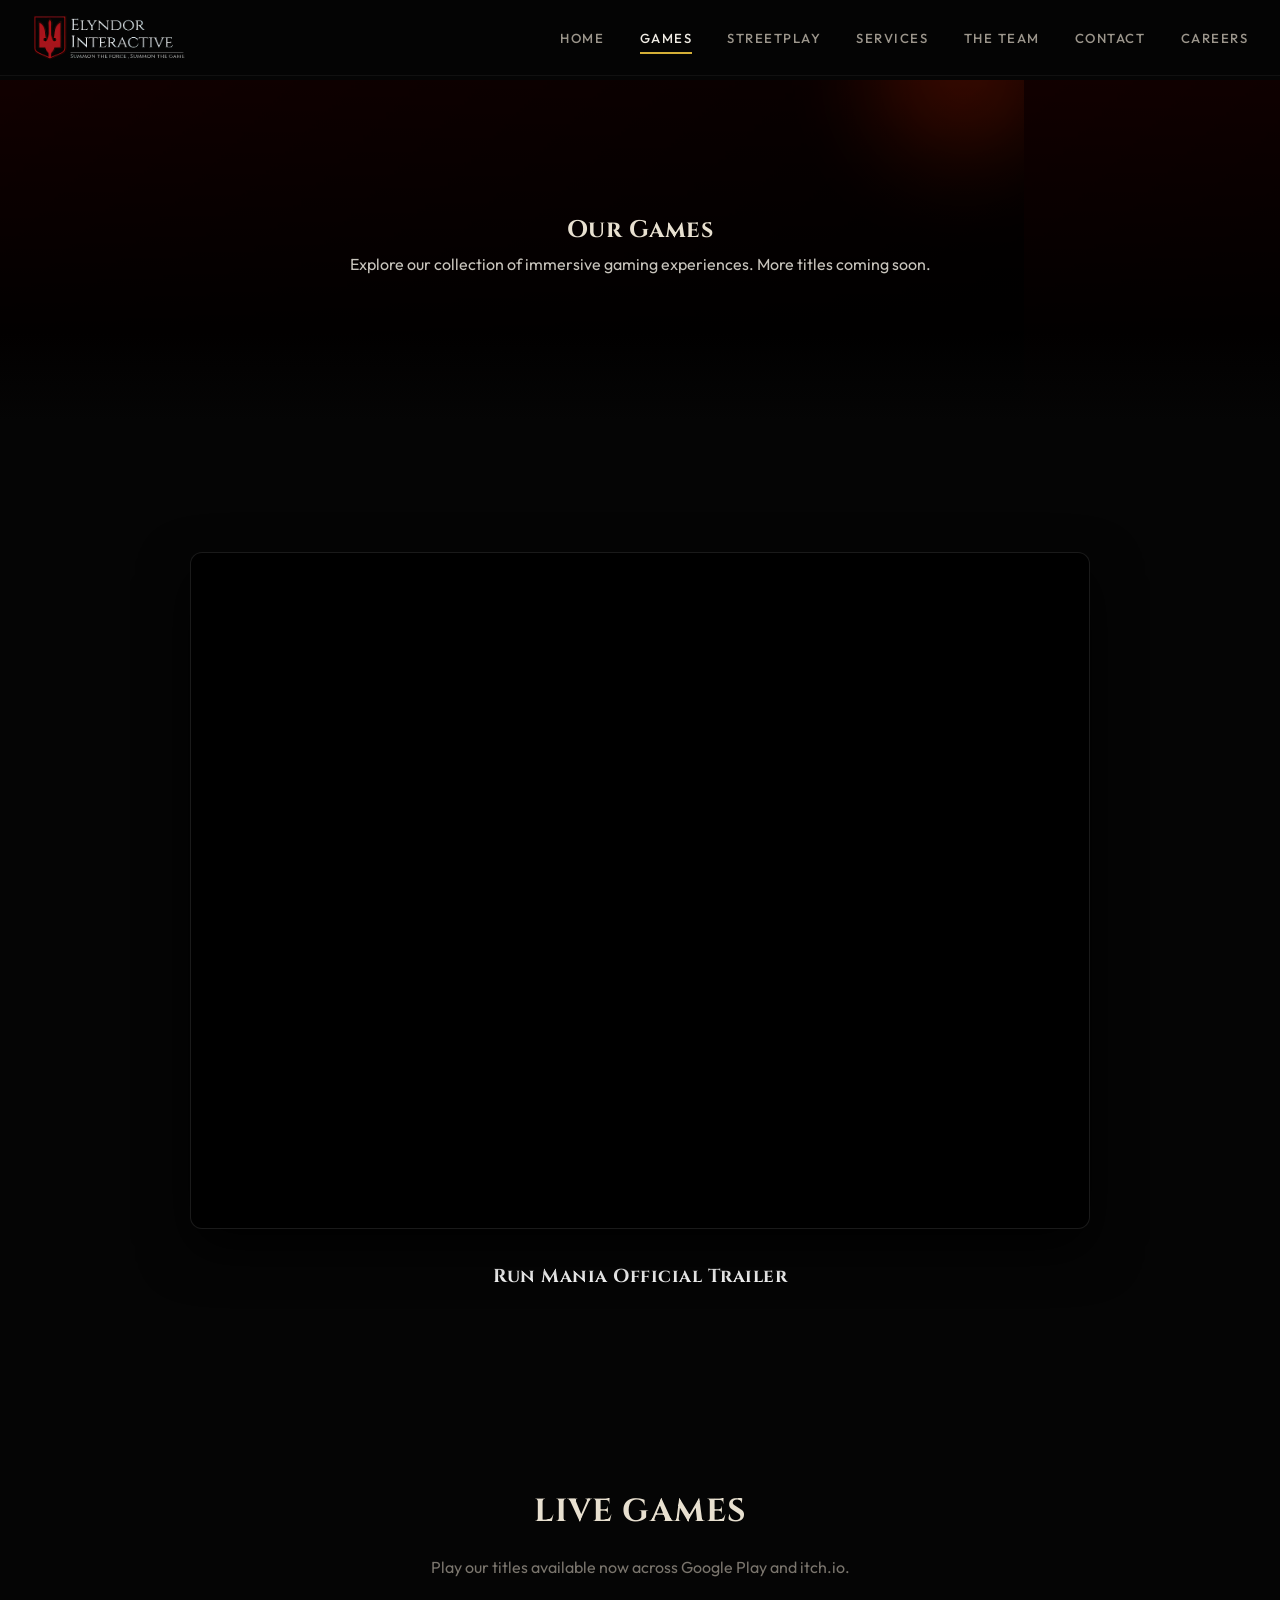
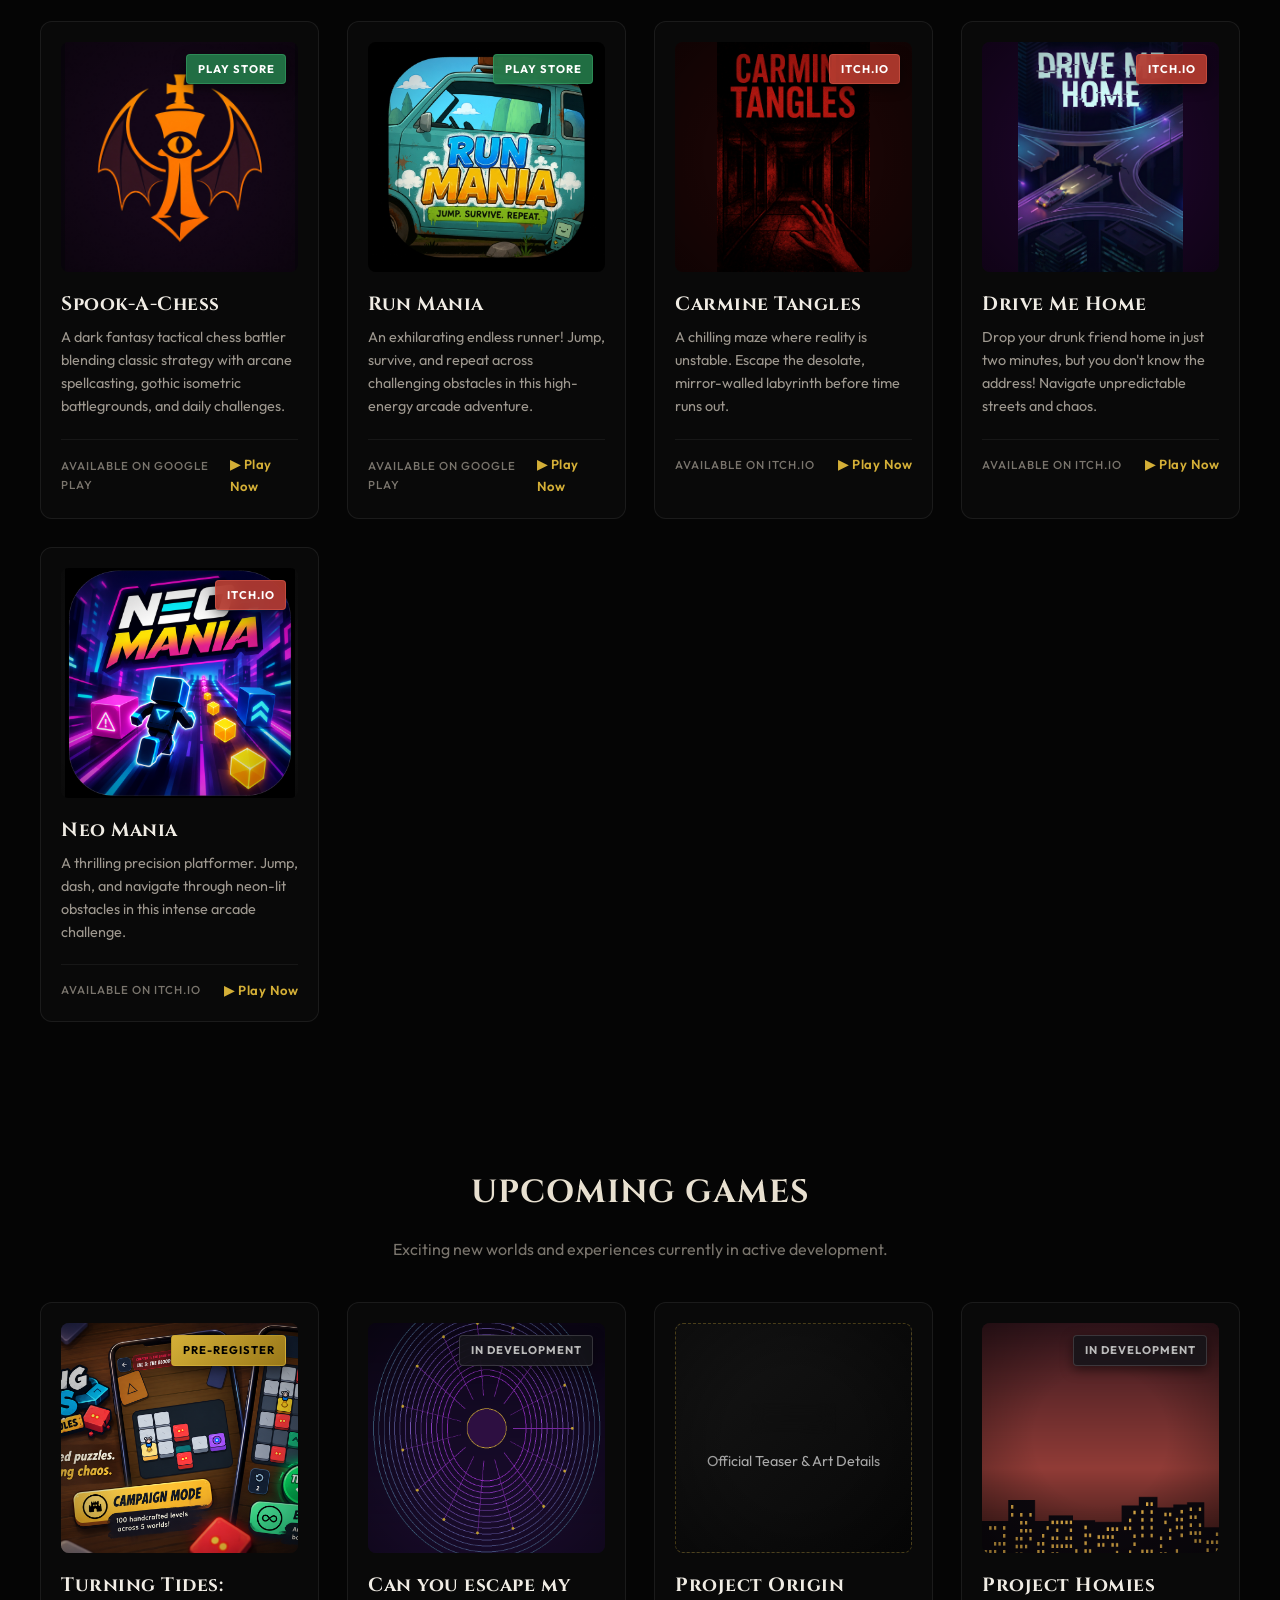
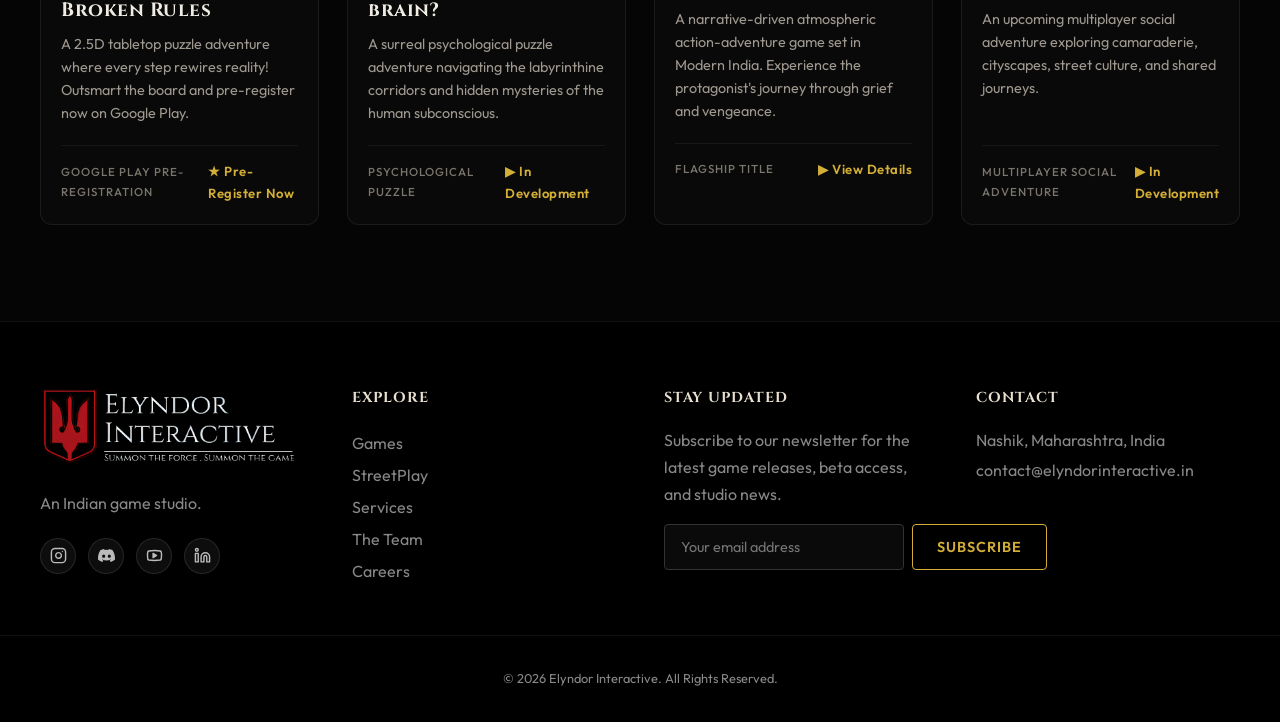
<file: games.html>
<!DOCTYPE html>
<html lang="en">

<head>
    <meta charset="UTF-8">
    <meta name="viewport" content="width=device-width, initial-scale=1.0">
    <title>Games | Elyndor Interactive</title>
    <meta name="description" content="Discover games developed by Elyndor Interactive. Pre-register for Turning Tides: Broken Rules and play Spook-A-Chess on Google Play, explore Carmine Tangles and Drive Me Home on itch.io, and check out upcoming projects.">
    <meta name="keywords" content="Elyndor games, Turning Tides Broken Rules, Turning Tides pre-register, Spook-A-Chess, Spook-a-Chess Google Play, Carmine Tangles game, Drive Me Home game, Run Mania, indie itch.io games, play games online, dark fantasy chess, tactical chess, arcade games">
    <meta name="author" content="Elyndor Interactive">
    <link rel="canonical" href="https://elyndorinteractive.in/games.html">

    <!-- Open Graph / Facebook -->
    <meta property="og:type" content="website">
    <meta property="og:url" content="https://elyndorinteractive.in/games.html">
    <meta property="og:title" content="Games | Elyndor Interactive">
    <meta property="og:description" content="Play itch.io games by Elyndor Interactive and preview our upcoming projects.">
    <meta property="og:image" content="https://elyndorinteractive.in/assets/logo.png">

    <!-- Twitter -->
    <meta property="twitter:card" content="summary_large_image">
    <meta property="twitter:url" content="https://elyndorinteractive.in/games.html">
    <meta property="twitter:title" content="Games | Elyndor Interactive">
    <meta property="twitter:description" content="Play itch.io games by Elyndor Interactive and preview our upcoming projects.">
    <meta property="twitter:image" content="https://elyndorinteractive.in/assets/logo.png">

    <!-- Favicons -->
    <link rel="icon" type="image/x-icon" href="favicon.ico">
    <link rel="icon" type="image/png" sizes="32x32" href="assets/favicon-32x32.png">
    <link rel="icon" type="image/png" sizes="16x16" href="assets/favicon-16x16.png">
    <link rel="apple-touch-icon" sizes="180x180" href="assets/apple-touch-icon.png">

    <link rel="stylesheet" href="style.css?v=5.0">
    <style>
        /* Sitewide Zero-Fail Visibility Guarantee */
        html, body, main, section, div, .container, .game-grid, .game-card, .team-grid, .team-card {
            opacity: 1 !important;
            visibility: visible !important;
        }
        .reveal, .reveal.active, .fade-in {
            opacity: 1 !important;
            visibility: visible !important;
            transform: none !important;
        }
    </style>
    <link rel="preconnect" href="https://fonts.googleapis.com">
    <link rel="preconnect" href="https://fonts.gstatic.com" crossorigin>
    <link href="https://fonts.googleapis.com/css2?family=Cinzel:wght@400;600;700;900&family=Outfit:wght@300;400;500;600;700&display=swap"
        rel="stylesheet">
</head>

<body>
    <header id="header">
        <nav>
            <a href="index.html"><img src="assets/logo.png" alt="Elyndor Interactive" class="logo-img" width="140" height="140"></a>
            <ul class="nav-links">
                <li><a href="index.html">Home</a></li>
                <li><a href="games.html" class="active">Games</a></li>
                <li><a href="apps.html">STREETPLAY</a></li>
                <li><a href="services.html">Services</a></li>
                <li><a href="team.html">The Team</a></li>
                <li><a href="contact.html">Contact</a></li>
                <li><a href="careers.html">Careers</a></li>
            </ul>
        </nav>
    </header>

    <main>
        <section class="page-hero games-hero" style="background-image: url('assets/background.png');">
            <div class="container text-center">
                <h1 class="fade-in delay-1">Our Games</h1>
                <p class="fade-in delay-2 max-w-2xl mx-auto">Explore our collection of immersive gaming experiences.
                    More titles coming soon.</p>
            </div>
        </section>

        <section class="trailer-section">
            <div class="container">
                <div class="video-responsive">
                    <iframe width="560" height="315"
                        src="https://www.youtube-nocookie.com/embed/dFkLySysBqo?si=rBCIrciJ6tgkD1Ya"
                        title="YouTube video player" frameborder="0"
                        allow="accelerometer; autoplay; clipboard-write; encrypted-media; gyroscope; picture-in-picture; web-share"
                        referrerpolicy="strict-origin-when-cross-origin" allowfullscreen></iframe>
                </div>
                <h3 style="text-align: center; margin-top: 1rem; color: #fff;">Run Mania Official Trailer</h3>
            </div>
        </section>

        <section class="games-grid-section">
            <div class="container">
                <h2>Live Games</h2>
                <p class="section-subtitle">Play our titles available now across Google Play and itch.io.</p>
                <div class="game-grid">
                    <!-- 1. Spook-A-Chess (Live on Play Store) -->
                    <div class="game-card">
                        <a href="https://play.google.com/store/apps/details?id=com.spookachess.game" target="_blank"
                            style="text-decoration: none; color: inherit; display: block;">
                            <div class="game-image"
                                style="background: url('assets/spook_a_chess.png') center/contain no-repeat; display: flex; align-items: center; justify-content: center; background-color: #0c0611; position: relative;">
                                <span class="game-badge badge-playstore">Play Store</span>
                            </div>
                            <div class="game-info" style="padding: 1.5rem 0 0 0;">
                                <h3>Spook-A-Chess</h3>
                                <p>A dark fantasy tactical chess battler blending classic strategy with arcane spellcasting, gothic isometric battlegrounds, and daily challenges.</p>
                            </div>
                            <div class="game-card-overlay">
                                <div class="game-card-overlay-tag">Available on Google Play</div>
                                <div class="game-card-overlay-cta">▶ Play Now</div>
                            </div>
                        </a>
                    </div>

                    <!-- 2. Run Mania (Live on Play Store) -->
                    <div class="game-card">
                        <a href="https://play.google.com/store/apps/details?id=com.elyndorinteractive.runmania&pcampaignid=web_share" target="_blank"
                            style="text-decoration: none; color: inherit; display: block;">
                            <div class="game-image"
                                style="background: url('assets/run_mania.png') center/contain no-repeat; display: flex; align-items: center; justify-content: center; background-color: #000; position: relative;">
                                <span class="game-badge badge-playstore">Play Store</span>
                            </div>
                            <div class="game-info" style="padding: 1.5rem 0 0 0;">
                                <h3>Run Mania</h3>
                                <p>An exhilarating endless runner! Jump, survive, and repeat across challenging obstacles in this high-energy arcade adventure.</p>
                            </div>
                            <div class="game-card-overlay">
                                <div class="game-card-overlay-tag">Available on Google Play</div>
                                <div class="game-card-overlay-cta">▶ Play Now</div>
                            </div>
                        </a>
                    </div>

                    <!-- 3. Carmine Tangles (Live on itch.io) -->
                    <div class="game-card">
                        <a href="https://monish39.itch.io/carmine-tangles" target="_blank"
                            style="text-decoration: none; color: inherit; display: block;">
                            <div class="game-image"
                                style="background: url('assets/carmine_tangles.png') center/contain no-repeat; display: flex; align-items: center; justify-content: center; background-color: #1a0505; position: relative;">
                                <span class="game-badge badge-itch">itch.io</span>
                            </div>
                            <div class="game-info" style="padding: 1.5rem 0 0 0;">
                                <h3>Carmine Tangles</h3>
                                <p>A chilling maze where reality is unstable. Escape the desolate, mirror-walled labyrinth before time runs out.</p>
                            </div>
                            <div class="game-card-overlay">
                                <div class="game-card-overlay-tag">Available on itch.io</div>
                                <div class="game-card-overlay-cta">▶ Play Now</div>
                            </div>
                        </a>
                    </div>

                    <!-- 4. Drive Me Home (Live on itch.io) -->
                    <div class="game-card">
                        <a href="https://monish39.itch.io/drive-me-home" target="_blank"
                            style="text-decoration: none; color: inherit; display: block;">
                            <div class="game-image"
                                style="background: url('assets/drive_me_home.png') center/contain no-repeat; display: flex; align-items: center; justify-content: center; background-color: #1a0525; position: relative;">
                                <span class="game-badge badge-itch">itch.io</span>
                            </div>
                            <div class="game-info" style="padding: 1.5rem 0 0 0;">
                                <h3>Drive Me Home</h3>
                                <p>Drop your drunk friend home in just two minutes, but you don't know the address! Navigate unpredictable streets and chaos.</p>
                            </div>
                            <div class="game-card-overlay">
                                <div class="game-card-overlay-tag">Available on itch.io</div>
                                <div class="game-card-overlay-cta">▶ Play Now</div>
                            </div>
                        </a>
                    </div>

                    <!-- 5. Neo Mania (Live on itch.io) -->
                    <div class="game-card">
                        <a href="https://monish39.itch.io/neo-mania" target="_blank"
                            style="text-decoration: none; color: inherit; display: block;">
                            <div class="game-image"
                                style="background: url('assets/neo_mania.png') center/contain no-repeat; display: flex; align-items: center; justify-content: center; background-color: #121212; position: relative;">
                                <span class="game-badge badge-itch">itch.io</span>
                            </div>
                            <div class="game-info" style="padding: 1.5rem 0 0 0;">
                                <h3>Neo Mania</h3>
                                <p>A thrilling precision platformer. Jump, dash, and navigate through neon-lit obstacles in this intense arcade challenge.</p>
                            </div>
                            <div class="game-card-overlay">
                                <div class="game-card-overlay-tag">Available on itch.io</div>
                                <div class="game-card-overlay-cta">▶ Play Now</div>
                            </div>
                        </a>
                    </div>
                </div>
            </div>
        </section>

        <section class="games-grid-section" style="padding-top: 1rem;">
            <div class="container">
                <h2>Upcoming Games</h2>
                <p class="section-subtitle">Exciting new worlds and experiences currently in active development.</p>
                <div class="game-grid">
                    <!-- 1. Turning Tides: Broken Rules -->
                    <div class="game-card">
                        <a href="https://play.google.com/store/apps/details?id=com.turningtides.plottwist&pcampaignid=web_share" target="_blank" rel="noopener noreferrer" style="text-decoration: none; color: inherit; display: block;">
                            <div class="game-image"
                                style="background: url('assets/turning_tides_1.jpg') center/cover no-repeat; display: flex; align-items: center; justify-content: center; background-color: #0b1525; position: relative;">
                                <span class="game-badge badge-upcoming" style="background: linear-gradient(135deg, #d4af37, #997819); color: #000; font-weight: 700;">Pre-Register</span>
                            </div>
                            <div class="game-info" style="padding: 1.5rem 0 0 0;">
                                <h3>Turning Tides: Broken Rules</h3>
                                <p>A 2.5D tabletop puzzle adventure where every step rewires reality! Outsmart the board and pre-register now on Google Play.</p>
                            </div>
                            <div class="game-card-overlay">
                                <div class="game-card-overlay-tag">Google Play Pre-Registration</div>
                                <div class="game-card-overlay-cta">★ Pre-Register Now</div>
                            </div>
                        </a>
                    </div>

                    <!-- 2. Can you escape my brain? -->
                    <div class="game-card">
                        <div class="game-image"
                            style="background: url('assets/escape_my_brain.png') center/cover no-repeat; display: flex; align-items: center; justify-content: center; background-color: #0a0614; position: relative;">
                            <span class="game-badge badge-dev">In Development</span>
                        </div>
                        <div class="game-info" style="padding: 1.5rem 0 0 0;">
                            <h3>Can you escape my brain?</h3>
                            <p>A surreal psychological puzzle adventure navigating the labyrinthine corridors and hidden mysteries of the human subconscious.</p>
                        </div>
                        <div class="game-card-overlay">
                            <div class="game-card-overlay-tag">Psychological Puzzle</div>
                            <div class="game-card-overlay-cta">▶ In Development</div>
                        </div>
                    </div>

                    <!-- 3. Project Origin -->
                    <div class="game-card">
                        <a href="originals.html" style="text-decoration: none; color: inherit; display: block;">
                            <div class="game-image"
                                style="display: flex; flex-direction: column; align-items: center; justify-content: center; background: linear-gradient(135deg, #151515, #080808); border: 1px dashed rgba(212, 175, 55, 0.3); padding: 1.5rem; text-align: center; position: relative;">
                                <span class="game-badge badge-upcoming" style="position: static; margin-bottom: 1rem;">Flagship</span>
                                <span style="font-size: 0.9rem; color: #aaa; font-family: var(--font-body);">Official Teaser & Art Details</span>
                            </div>
                            <div class="game-info" style="padding: 1.5rem 0 0 0;">
                                <h3>Project Origin</h3>
                                <p>A narrative-driven atmospheric action-adventure game set in Modern India. Experience the protagonist's journey through grief and vengeance.</p>
                            </div>
                            <div class="game-card-overlay">
                                <div class="game-card-overlay-tag">Flagship Title</div>
                                <div class="game-card-overlay-cta">▶ View Details</div>
                            </div>
                        </a>
                    </div>

                    <!-- 4. Project Homies -->
                    <div class="game-card">
                        <div class="game-image"
                            style="background: url('assets/project_homies.png') center/cover no-repeat; display: flex; align-items: center; justify-content: center; background-color: #0e080c; position: relative;">
                            <span class="game-badge badge-dev">In Development</span>
                        </div>
                        <div class="game-info" style="padding: 1.5rem 0 0 0;">
                            <h3>Project Homies</h3>
                            <p>An upcoming multiplayer social adventure exploring camaraderie, cityscapes, street culture, and shared journeys.</p>
                        </div>
                        <div class="game-card-overlay">
                            <div class="game-card-overlay-tag">Multiplayer Social Adventure</div>
                            <div class="game-card-overlay-cta">▶ In Development</div>
                        </div>
                    </div>
                </div>
            </div>
        </section>
    </main>

    <footer>
        <div class="container footer-content">
            <div class="footer-brand">
                <img src="assets/logo.png" alt="Elyndor" class="footer-logo" width="240" height="240" loading="lazy">
                <p>An Indian game studio.</p>
                <div class="footer-socials">
                    <a href="https://www.instagram.com/elyndor.interactive/" target="_blank" rel="noopener noreferrer" aria-label="Instagram" title="Instagram">
                        <svg width="18" height="18" viewBox="0 0 24 24" fill="none" stroke="currentColor" stroke-width="2" stroke-linecap="round" stroke-linejoin="round"><rect width="20" height="20" x="2" y="2" rx="5" ry="5"/><path d="M16 11.37A4 4 0 1 1 12.63 8 4 4 0 0 1 16 11.37z"/><line x1="17.5" x2="17.51" y1="6.5" y2="6.5"/></svg>
                    </a>
                    <a href="https://discord.gg/AzW2C9gC" target="_blank" rel="noopener noreferrer" aria-label="Discord" title="Discord">
                        <svg width="18" height="18" viewBox="0 0 24 24" fill="currentColor"><path d="M20.317 4.37a19.791 19.791 0 0 0-4.885-1.515.074.074 0 0 0-.079.037c-.21.375-.444.864-.608 1.25a18.27 18.27 0 0 0-5.487 0 12.64 12.64 0 0 0-.617-1.25.077.077 0 0 0-.079-.037A19.736 19.736 0 0 0 3.677 4.37a.07.07 0 0 0-.032.027C.533 9.046-.32 13.58.099 18.057a.082.082 0 0 0 .031.057 19.9 19.9 0 0 0 5.993 3.03.078.078 0 0 0 .084-.028c.462-.63.874-1.295 1.226-1.994.021-.041.001-.09-.041-.106a13.107 13.107 0 0 1-1.872-.892.077.077 0 0 1-.008-.128 10.2 10.2 0 0 0 .372-.292.074.074 0 0 1 .077-.01c3.929 1.793 8.18 1.793 12.061 0a.074.074 0 0 1 .078.01c.12.098.246.198.373.292a.077.077 0 0 1-.006.127 12.299 12.299 0 0 1-1.873.893.077.077 0 0 0-.041.107c.36.698.772 1.362 1.225 1.993a.076.076 0 0 0 .084.028 19.839 19.839 0 0 0 6.002-3.03.077.077 0 0 0 .032-.054c.5-5.177-.838-9.674-3.549-13.66a.061.061 0 0 0-.031-.028zM8.02 15.33c-1.183 0-2.157-1.085-2.157-2.419 0-1.333.956-2.419 2.157-2.419 1.21 0 2.176 1.096 2.157 2.42 0 1.333-.956 2.418-2.157 2.418zm7.975 0c-1.183 0-2.157-1.085-2.157-2.419 0-1.333.955-2.419 2.157-2.419 1.21 0 2.176 1.096 2.157 2.42 0 1.333-.946 2.418-2.157 2.418z"/></svg>
                    </a>
                    <a href="https://www.youtube.com/@ElyndorInteractive" target="_blank" rel="noopener noreferrer" aria-label="YouTube" title="YouTube">
                        <svg width="18" height="18" viewBox="0 0 24 24" fill="none" stroke="currentColor" stroke-width="2" stroke-linecap="round" stroke-linejoin="round"><path d="M2.5 17a24.12 24.12 0 0 1 0-10 2 2 0 0 1 1.4-1.4 49.56 49.56 0 0 1 16.2 0A2 2 0 0 1 21.5 7a24.12 24.12 0 0 1 0 10 2 2 0 0 1-1.4 1.4 49.55 49.55 0 0 1-16.2 0A2 2 0 0 1 2.5 17"/><polygon points="10 15 15 12 10 9 10 15" fill="currentColor"/></svg>
                    </a>
                    <a href="https://www.linkedin.com/company/elyndor-interactive/" target="_blank" rel="noopener noreferrer" aria-label="LinkedIn" title="LinkedIn">
                        <svg width="18" height="18" viewBox="0 0 24 24" fill="none" stroke="currentColor" stroke-width="2" stroke-linecap="round" stroke-linejoin="round"><path d="M16 8a6 6 0 0 1 6 6v7h-4v-7a2 2 0 0 0-2-2 2 2 0 0 0-2 2v7h-4v-7a6 6 0 0 1 6-6z"/><rect width="4" height="12" x="2" y="9"/><circle cx="4" cy="4" r="2"/></svg>
                    </a>
                </div>
            </div>
            <div class="footer-links">
                <h3>Explore</h3>
                <ul>
                    <li><a href="games.html">Games</a></li>
                    <li><a href="apps.html">StreetPlay</a></li>
                    <li><a href="services.html">Services</a></li>
                    <li><a href="team.html">The Team</a></li>
                    <li><a href="careers.html">Careers</a></li>
                </ul>
            </div>
            <div class="footer-newsletter">
                <h3>Stay Updated</h3>
                <p>Subscribe to our newsletter for the latest game releases, beta access, and studio news.</p>
                <form class="newsletter-form">
                    <input type="email" placeholder="Your email address" inputmode="email" required>
                    <button type="submit">Subscribe</button>
                </form>
            </div>
            <div class="footer-contact">
                <h3>Contact</h3>
                <p>Nashik, Maharashtra, India</p>
                <p><a href="mailto:contact@elyndorinteractive.in">contact@elyndorinteractive.in</a></p>
            </div>
        </div>
        <div class="copyright">
            <p>&copy; 2026 Elyndor Interactive. All Rights Reserved.</p>
        </div>
    </footer>

    <script src="script.js?v=5.0"></script>
</body>

</html>
</file>
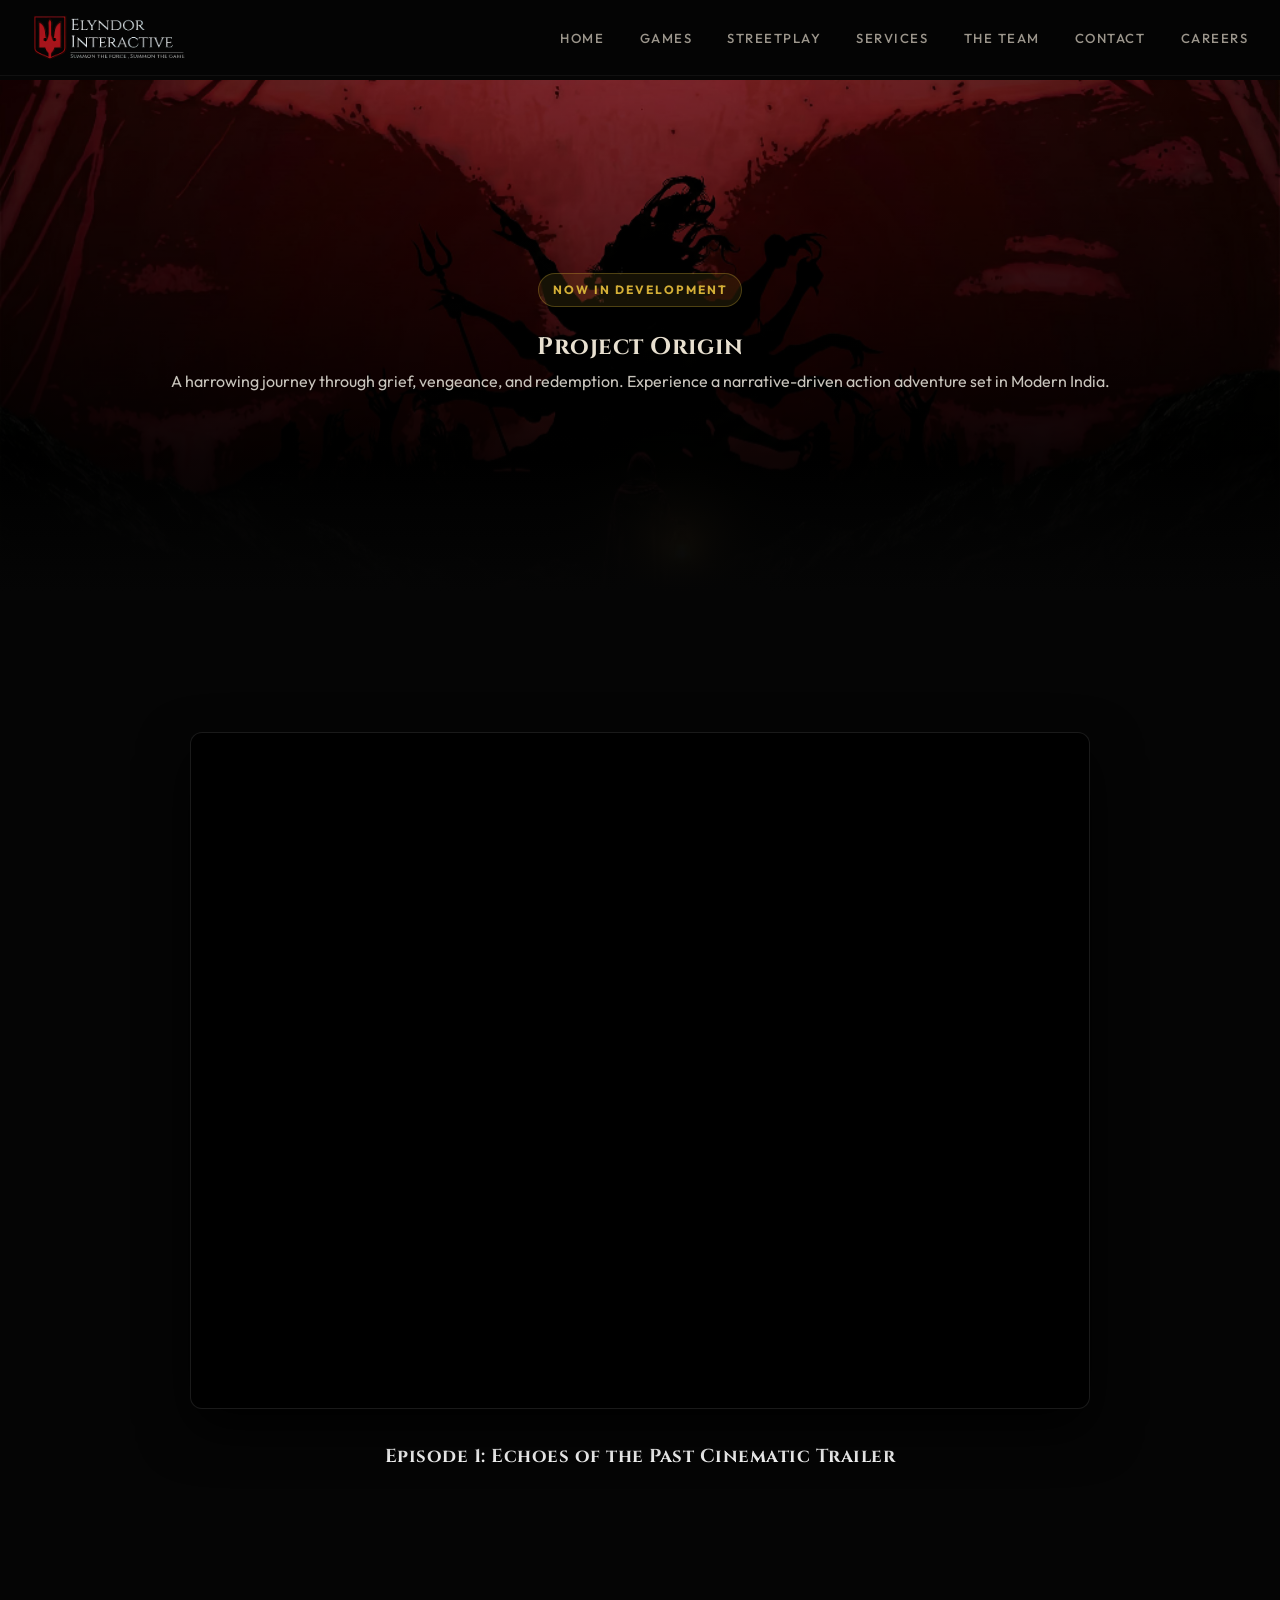
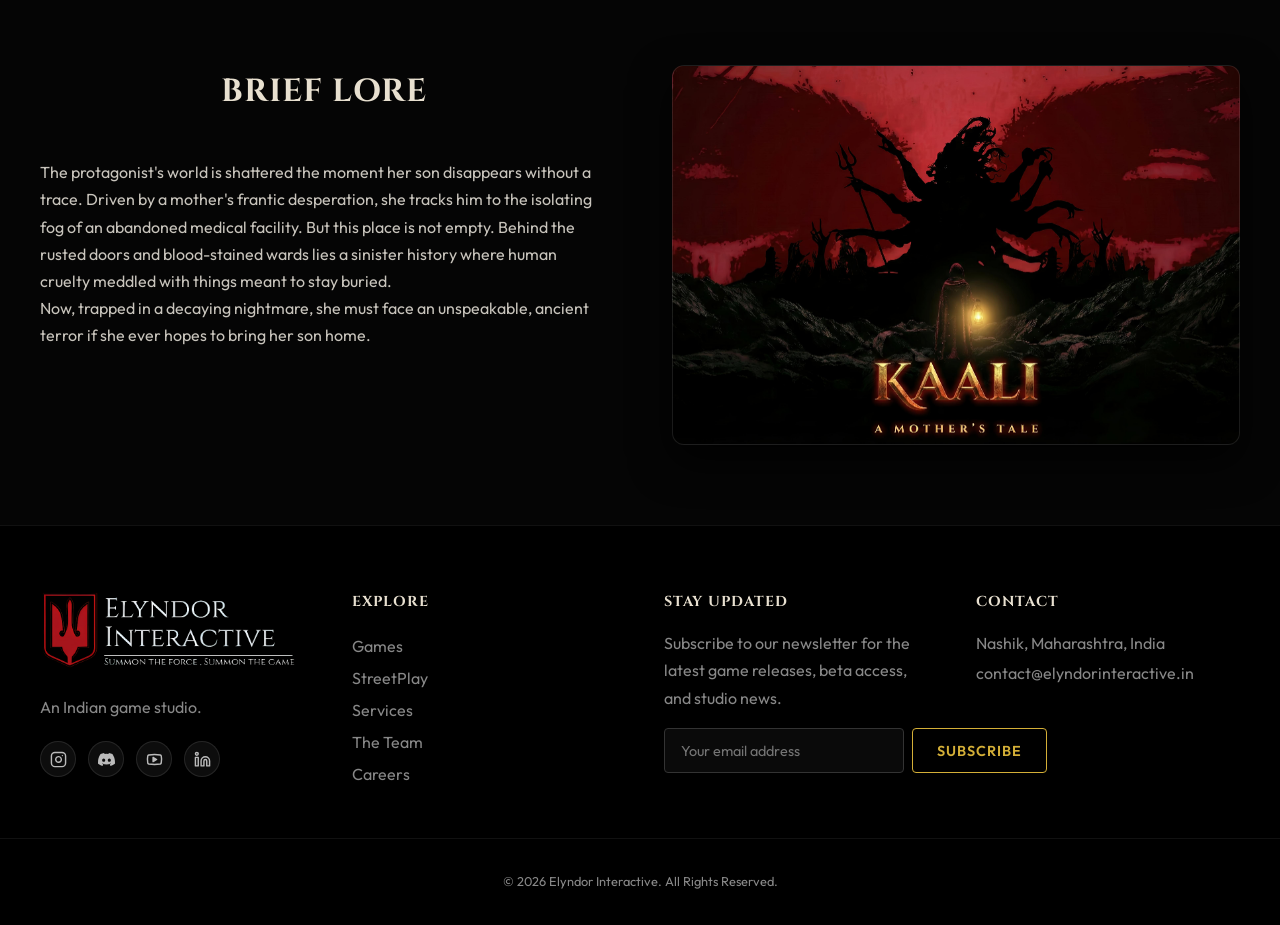
<file: originals.html>
<!DOCTYPE html>
<html lang="en">

<head>
    <meta charset="UTF-8">
    <meta name="viewport" content="width=device-width, initial-scale=1.0">
    <title>Originals | Elyndor Interactive</title>
    <meta name="description" content="Explore Elyndor Originals, featuring Project Origin, a narrative-driven atmospheric action-adventure game set in Modern India. View cinematic trailers and game details.">
    <meta name="keywords" content="Elyndor Originals, Project Origin, Indian video games, Indian narrative games, cinematic trailers, Modern India game, indie games, lore">
    <meta name="author" content="Elyndor Interactive">
    <link rel="canonical" href="https://elyndorinteractive.in/originals.html">

    <!-- Open Graph / Facebook -->
    <meta property="og:type" content="website">
    <meta property="og:url" content="https://elyndorinteractive.in/originals.html">
    <meta property="og:title" content="Originals | Elyndor Interactive">
    <meta property="og:description" content="Explore original flagship titles by Elyndor Interactive, including Project Origin.">
    <meta property="og:image" content="https://elyndorinteractive.in/assets/logo.png">

    <!-- Twitter -->
    <meta property="twitter:card" content="summary_large_image">
    <meta property="twitter:url" content="https://elyndorinteractive.in/originals.html">
    <meta property="twitter:title" content="Originals | Elyndor Interactive">
    <meta property="twitter:description" content="Explore original flagship titles by Elyndor Interactive, including Project Origin.">
    <meta property="twitter:image" content="https://elyndorinteractive.in/assets/logo.png">

    <!-- Favicons -->
    <link rel="icon" type="image/x-icon" href="favicon.ico">
    <link rel="icon" type="image/png" sizes="32x32" href="assets/favicon-32x32.png">
    <link rel="icon" type="image/png" sizes="16x16" href="assets/favicon-16x16.png">
    <link rel="apple-touch-icon" sizes="180x180" href="assets/apple-touch-icon.png">

    <link rel="stylesheet" href="style.css?v=5.0">
    <style>
        /* Sitewide Zero-Fail Visibility Guarantee */
        html, body, main, section, div, .container, .trailer-section, .lore-section {
            opacity: 1 !important;
            visibility: visible !important;
        }
        .reveal, .reveal.active, .fade-in {
            opacity: 1 !important;
            visibility: visible !important;
            transform: none !important;
        }
    </style>
    <link rel="preconnect" href="https://fonts.googleapis.com">
    <link rel="preconnect" href="https://fonts.gstatic.com" crossorigin>
    <link href="https://fonts.googleapis.com/css2?family=Cinzel:wght@400;600;700;900&family=Outfit:wght@300;400;500;600;700&display=swap"
        rel="stylesheet">
</head>

<body>
    <header id="header">
        <nav>
            <a href="index.html"><img src="assets/logo.png" alt="Elyndor Interactive" class="logo-img" width="140" height="140"></a>
            <ul class="nav-links">
                <li><a href="index.html">Home</a></li>
                <li><a href="games.html">Games</a></li>
                <li><a href="apps.html">STREETPLAY</a></li>
                <li><a href="services.html">Services</a></li>
                <li><a href="team.html">The Team</a></li>
                <li><a href="contact.html">Contact</a></li>
                <li><a href="careers.html">Careers</a></li>
            </ul>
        </nav>
    </header>

    <main>
        <section class="page-hero kaali-hero">
            <div class="container text-center">
                <span class="flagship-label fade-in">Now in Development</span>
                <h1 class="fade-in delay-1">Project Origin</h1>
                <p class="fade-in delay-2 max-w-2xl mx-auto">A harrowing journey through grief, vengeance, and
                    redemption. Experience a narrative-driven action adventure set in Modern India.</p>
            </div>
        </section>

        <section class="trailer-section">
            <div class="container">
                <div class="video-responsive">
                    <iframe width="560" height="315"
                        src="https://www.youtube-nocookie.com/embed/tsCM_gOSIro?si=F7KTQX9klglJfOQt"
                        title="YouTube video player" frameborder="0"
                        allow="accelerometer; autoplay; clipboard-write; encrypted-media; gyroscope; picture-in-picture; web-share"
                        referrerpolicy="strict-origin-when-cross-origin" allowfullscreen></iframe>
                </div>
                <h3 style="text-align: center; margin-top: 1rem; color: #fff;">Episode 1: Echoes of the Past Cinematic
                    Trailer</h3>
            </div>
        </section>

        <section class="lore-section">
            <div class="container grid-split">
                <div class="text-content">
                    <h2>Brief Lore</h2>
                    <p>The protagonist's world is shattered the moment her son disappears without a trace. Driven by a mother's frantic desperation, she tracks him to the isolating fog of an abandoned medical facility. But this place is not empty. Behind the rusted doors and blood-stained wards lies a sinister history where human cruelty meddled with things meant to stay buried.</p>
                    <p>Now, trapped in a decaying nightmare, she must face an unspeakable, ancient terror if she ever hopes to bring her son home.</p>
                </div>
                <div class="image-content lore-bg"></div>
            </div>
        </section>


    </main>

    <footer>
        <div class="container footer-content">
            <div class="footer-brand">
                <img src="assets/logo.png" alt="Elyndor" class="footer-logo" width="240" height="240" loading="lazy">
                <p>An Indian game studio.</p>
                <div class="footer-socials">
                    <a href="https://www.instagram.com/elyndor.interactive/" target="_blank" rel="noopener noreferrer" aria-label="Instagram" title="Instagram">
                        <svg width="18" height="18" viewBox="0 0 24 24" fill="none" stroke="currentColor" stroke-width="2" stroke-linecap="round" stroke-linejoin="round"><rect width="20" height="20" x="2" y="2" rx="5" ry="5"/><path d="M16 11.37A4 4 0 1 1 12.63 8 4 4 0 0 1 16 11.37z"/><line x1="17.5" x2="17.51" y1="6.5" y2="6.5"/></svg>
                    </a>
                    <a href="https://discord.gg/AzW2C9gC" target="_blank" rel="noopener noreferrer" aria-label="Discord" title="Discord">
                        <svg width="18" height="18" viewBox="0 0 24 24" fill="currentColor"><path d="M20.317 4.37a19.791 19.791 0 0 0-4.885-1.515.074.074 0 0 0-.079.037c-.21.375-.444.864-.608 1.25a18.27 18.27 0 0 0-5.487 0 12.64 12.64 0 0 0-.617-1.25.077.077 0 0 0-.079-.037A19.736 19.736 0 0 0 3.677 4.37a.07.07 0 0 0-.032.027C.533 9.046-.32 13.58.099 18.057a.082.082 0 0 0 .031.057 19.9 19.9 0 0 0 5.993 3.03.078.078 0 0 0 .084-.028c.462-.63.874-1.295 1.226-1.994.021-.041.001-.09-.041-.106a13.107 13.107 0 0 1-1.872-.892.077.077 0 0 1-.008-.128 10.2 10.2 0 0 0 .372-.292.074.074 0 0 1 .077-.01c3.929 1.793 8.18 1.793 12.061 0a.074.074 0 0 1 .078.01c.12.098.246.198.373.292a.077.077 0 0 1-.006.127 12.299 12.299 0 0 1-1.873.893.077.077 0 0 0-.041.107c.36.698.772 1.362 1.225 1.993a.076.076 0 0 0 .084.028 19.839 19.839 0 0 0 6.002-3.03.077.077 0 0 0 .032-.054c.5-5.177-.838-9.674-3.549-13.66a.061.061 0 0 0-.031-.028zM8.02 15.33c-1.183 0-2.157-1.085-2.157-2.419 0-1.333.956-2.419 2.157-2.419 1.21 0 2.176 1.096 2.157 2.42 0 1.333-.956 2.418-2.157 2.418zm7.975 0c-1.183 0-2.157-1.085-2.157-2.419 0-1.333.955-2.419 2.157-2.419 1.21 0 2.176 1.096 2.157 2.42 0 1.333-.946 2.418-2.157 2.418z"/></svg>
                    </a>
                    <a href="https://www.youtube.com/@ElyndorInteractive" target="_blank" rel="noopener noreferrer" aria-label="YouTube" title="YouTube">
                        <svg width="18" height="18" viewBox="0 0 24 24" fill="none" stroke="currentColor" stroke-width="2" stroke-linecap="round" stroke-linejoin="round"><path d="M2.5 17a24.12 24.12 0 0 1 0-10 2 2 0 0 1 1.4-1.4 49.56 49.56 0 0 1 16.2 0A2 2 0 0 1 21.5 7a24.12 24.12 0 0 1 0 10 2 2 0 0 1-1.4 1.4 49.55 49.55 0 0 1-16.2 0A2 2 0 0 1 2.5 17"/><polygon points="10 15 15 12 10 9 10 15" fill="currentColor"/></svg>
                    </a>
                    <a href="https://www.linkedin.com/company/elyndor-interactive/" target="_blank" rel="noopener noreferrer" aria-label="LinkedIn" title="LinkedIn">
                        <svg width="18" height="18" viewBox="0 0 24 24" fill="none" stroke="currentColor" stroke-width="2" stroke-linecap="round" stroke-linejoin="round"><path d="M16 8a6 6 0 0 1 6 6v7h-4v-7a2 2 0 0 0-2-2 2 2 0 0 0-2 2v7h-4v-7a6 6 0 0 1 6-6z"/><rect width="4" height="12" x="2" y="9"/><circle cx="4" cy="4" r="2"/></svg>
                    </a>
                </div>
            </div>
            <div class="footer-links">
                <h3>Explore</h3>
                <ul>
                    <li><a href="games.html">Games</a></li>
                    <li><a href="apps.html">StreetPlay</a></li>
                    <li><a href="services.html">Services</a></li>
                    <li><a href="team.html">The Team</a></li>
                    <li><a href="careers.html">Careers</a></li>
                </ul>
            </div>
            <div class="footer-newsletter">
                <h3>Stay Updated</h3>
                <p>Subscribe to our newsletter for the latest game releases, beta access, and studio news.</p>
                <form class="newsletter-form">
                    <input type="email" placeholder="Your email address" inputmode="email" required>
                    <button type="submit">Subscribe</button>
                </form>
            </div>
            <div class="footer-contact">
                <h3>Contact</h3>
                <p>Nashik, Maharashtra, India</p>
                <p><a href="mailto:contact@elyndorinteractive.in">contact@elyndorinteractive.in</a></p>
            </div>
        </div>
        <div class="copyright">
            <p>&copy; 2026 Elyndor Interactive. All Rights Reserved.</p>
        </div>
    </footer>

    <script src="script.js?v=5.0"></script>
</body>

</html>
</file>
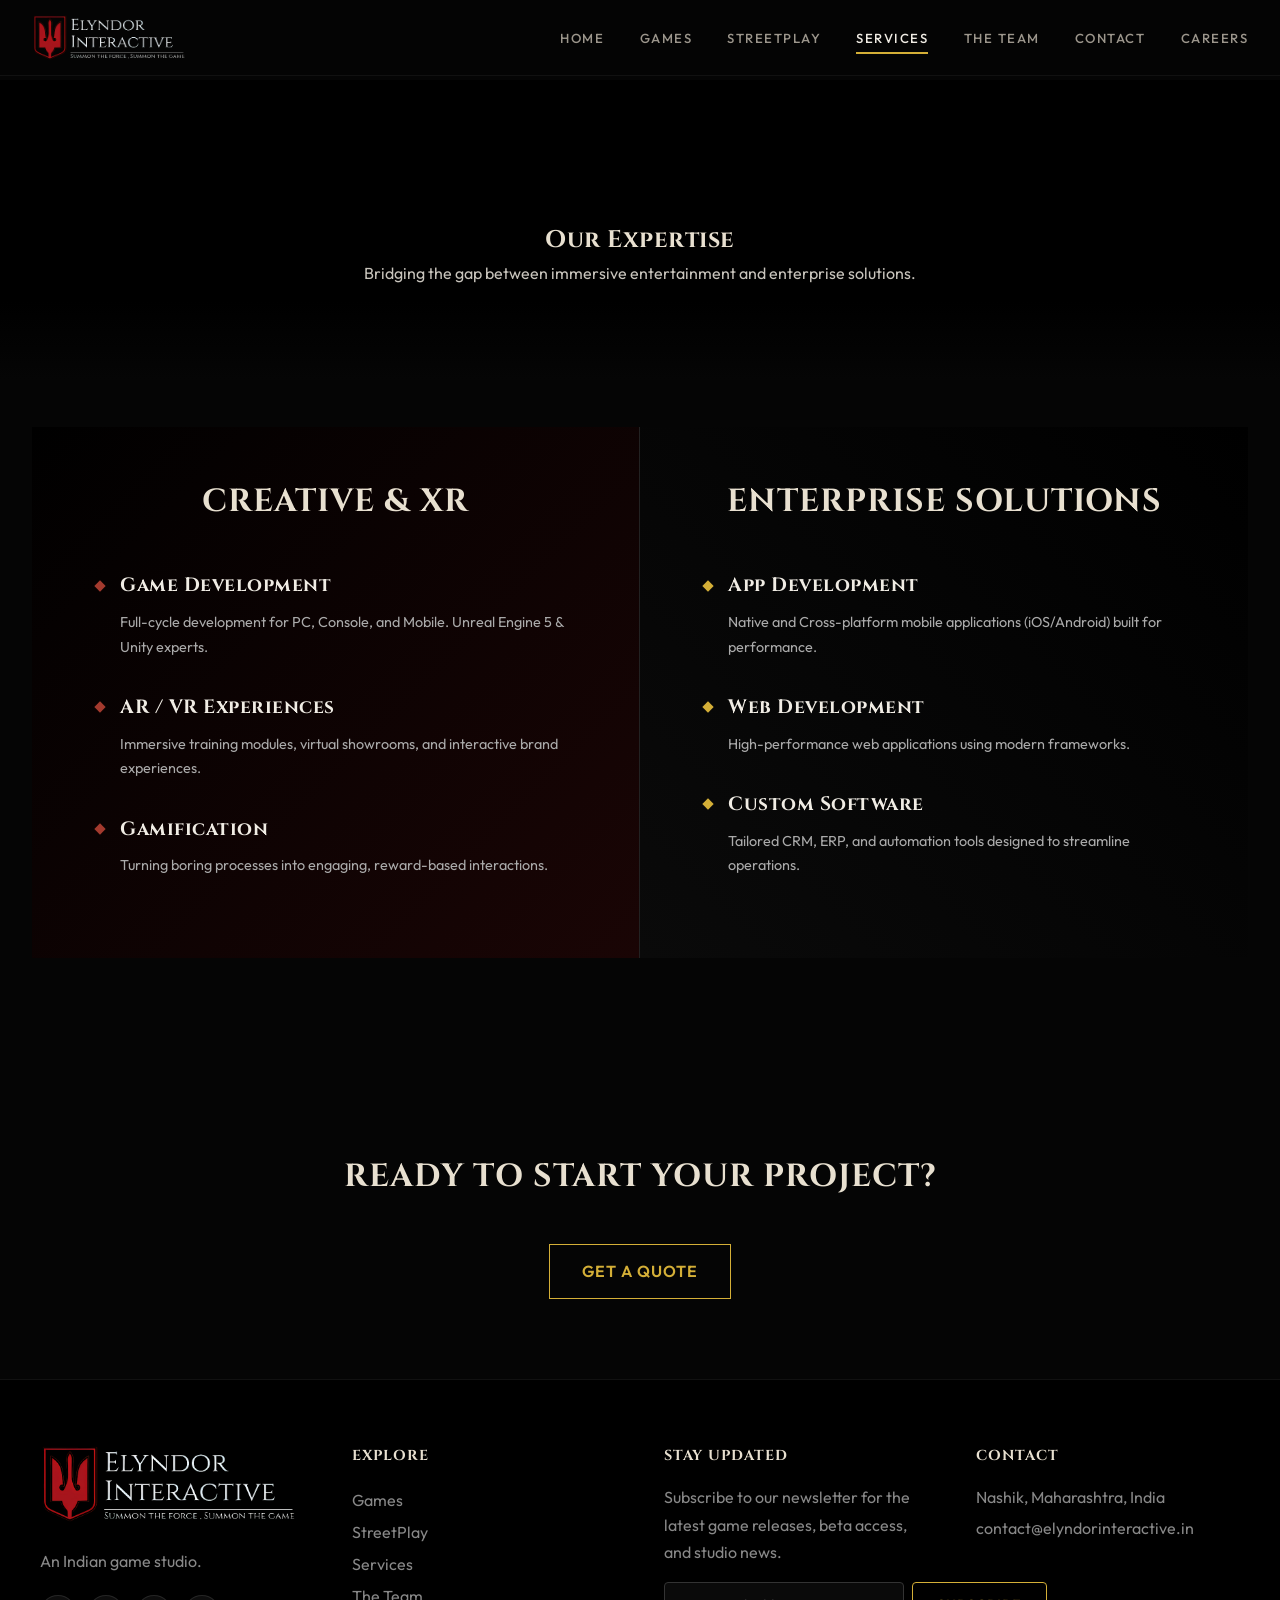
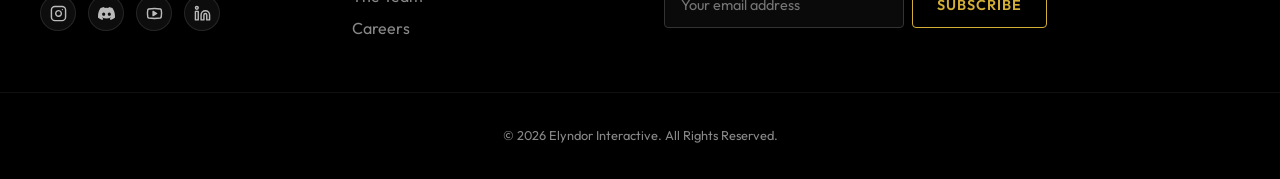
<file: services.html>
<!DOCTYPE html>
<html lang="en">

<head>
    <meta charset="UTF-8">
    <meta name="viewport" content="width=device-width, initial-scale=1.0">
    <title>Services | Elyndor Interactive</title>
    <meta name="description" content="Discover professional services by Elyndor Interactive: game development, AR/VR simulation, gamification design, mobile applications, and custom software development.">
    <meta name="keywords" content="game development services, Unreal Engine 5 development, Unity developers, AR VR solutions, corporate gamification, mobile app development Nashik, software agency">
    <meta name="author" content="Elyndor Interactive">
    <link rel="canonical" href="https://elyndorinteractive.in/services.html">

    <!-- Open Graph / Facebook -->
    <meta property="og:type" content="website">
    <meta property="og:url" content="https://elyndorinteractive.in/services.html">
    <meta property="og:title" content="Services | Elyndor Interactive">
    <meta property="og:description" content="Professional game development, AR/VR, and custom software development services by Elyndor Interactive.">
    <meta property="og:image" content="https://elyndorinteractive.in/assets/logo.png">

    <!-- Twitter -->
    <meta property="twitter:card" content="summary_large_image">
    <meta property="twitter:url" content="https://elyndorinteractive.in/services.html">
    <meta property="twitter:title" content="Services | Elyndor Interactive">
    <meta property="twitter:description" content="Professional game development, AR/VR, and custom software development services by Elyndor Interactive.">
    <meta property="twitter:image" content="https://elyndorinteractive.in/assets/logo.png">

    <!-- Favicons -->
    <link rel="icon" type="image/x-icon" href="favicon.ico">
    <link rel="icon" type="image/png" sizes="32x32" href="assets/favicon-32x32.png">
    <link rel="icon" type="image/png" sizes="16x16" href="assets/favicon-16x16.png">
    <link rel="apple-touch-icon" sizes="180x180" href="assets/apple-touch-icon.png">

    <link rel="stylesheet" href="style.css?v=5.0">
    <style>
        /* Sitewide Zero-Fail Visibility Guarantee */
        html, body, main, section, div, .container, .game-grid, .game-card, .team-grid, .team-card, .service-col {
            opacity: 1 !important;
            visibility: visible !important;
        }
        .reveal, .reveal.active, .fade-in {
            opacity: 1 !important;
            visibility: visible !important;
            transform: none !important;
        }
    </style>
    <link rel="preconnect" href="https://fonts.googleapis.com">
    <link rel="preconnect" href="https://fonts.gstatic.com" crossorigin>
    <link href="https://fonts.googleapis.com/css2?family=Cinzel:wght@400;600;700;900&family=Outfit:wght@300;400;500;600;700&display=swap"
        rel="stylesheet">
</head>

<body>
    <header id="header">
        <nav>
            <a href="index.html"><img src="assets/logo.png" alt="Elyndor Interactive" class="logo-img" width="140" height="140"></a>
            <ul class="nav-links">
                <li><a href="index.html">Home</a></li>
                <li><a href="games.html">Games</a></li>
                <li><a href="apps.html">STREETPLAY</a></li>
                <li><a href="services.html" class="active">Services</a></li>
                <li><a href="team.html">The Team</a></li>
                <li><a href="contact.html">Contact</a></li>
                <li><a href="careers.html">Careers</a></li>
            </ul>
        </nav>
    </header>

    <main>
        <section class="page-hero small-hero">
            <div class="container text-center">
                <h1 class="fade-in">Our Expertise</h1>
                <p class="fade-in delay-1">Bridging the gap between immersive entertainment and enterprise solutions.
                </p>
            </div>
        </section>

        <section class="services-split">
            <!-- Left Column: Creative -->
            <div class="service-col creative">
                <div class="content-wrapper">
                    <h2>Creative & XR</h2>
                    <ul class="service-list">
                        <li>
                            <h3>Game Development</h3>
                            <p>Full-cycle development for PC, Console, and Mobile. Unreal Engine 5 & Unity experts.</p>
                        </li>
                        <li>
                            <h3>AR / VR Experiences</h3>
                            <p>Immersive training modules, virtual showrooms, and interactive brand experiences.</p>
                        </li>
                        <li>
                            <h3>Gamification</h3>
                            <p>Turning boring processes into engaging, reward-based interactions.</p>
                        </li>
                    </ul>
                </div>
            </div>

            <!-- Right Column: Enterprise -->
            <div class="service-col enterprise">
                <div class="content-wrapper">
                    <h2>Enterprise Solutions</h2>
                    <ul class="service-list">
                        <li>
                            <h3>App Development</h3>
                            <p>Native and Cross-platform mobile applications (iOS/Android) built for performance.</p>
                        </li>
                        <li>
                            <h3>Web Development</h3>
                            <p>High-performance web applications using modern frameworks.</p>
                        </li>
                        <li>
                            <h3>Custom Software</h3>
                            <p>Tailored CRM, ERP, and automation tools designed to streamline operations.</p>
                        </li>
                    </ul>
                </div>
            </div>
        </section>

        <section class="cta-section">
            <div class="container text-center">
                <h2>Ready to start your project?</h2>
                <a href="contact.html" class="cta-button light">Get a Quote</a>
            </div>
        </section>
    </main>

    <footer>
        <div class="container footer-content">
            <div class="footer-brand">
                <img src="assets/logo.png" alt="Elyndor" class="footer-logo" width="240" height="240" loading="lazy">
                <p>An Indian game studio.</p>
                <div class="footer-socials">
                    <a href="https://www.instagram.com/elyndor.interactive/" target="_blank" rel="noopener noreferrer" aria-label="Instagram" title="Instagram">
                        <svg width="18" height="18" viewBox="0 0 24 24" fill="none" stroke="currentColor" stroke-width="2" stroke-linecap="round" stroke-linejoin="round"><rect width="20" height="20" x="2" y="2" rx="5" ry="5"/><path d="M16 11.37A4 4 0 1 1 12.63 8 4 4 0 0 1 16 11.37z"/><line x1="17.5" x2="17.51" y1="6.5" y2="6.5"/></svg>
                    </a>
                    <a href="https://discord.gg/AzW2C9gC" target="_blank" rel="noopener noreferrer" aria-label="Discord" title="Discord">
                        <svg width="18" height="18" viewBox="0 0 24 24" fill="currentColor"><path d="M20.317 4.37a19.791 19.791 0 0 0-4.885-1.515.074.074 0 0 0-.079.037c-.21.375-.444.864-.608 1.25a18.27 18.27 0 0 0-5.487 0 12.64 12.64 0 0 0-.617-1.25.077.077 0 0 0-.079-.037A19.736 19.736 0 0 0 3.677 4.37a.07.07 0 0 0-.032.027C.533 9.046-.32 13.58.099 18.057a.082.082 0 0 0 .031.057 19.9 19.9 0 0 0 5.993 3.03.078.078 0 0 0 .084-.028c.462-.63.874-1.295 1.226-1.994.021-.041.001-.09-.041-.106a13.107 13.107 0 0 1-1.872-.892.077.077 0 0 1-.008-.128 10.2 10.2 0 0 0 .372-.292.074.074 0 0 1 .077-.01c3.929 1.793 8.18 1.793 12.061 0a.074.074 0 0 1 .078.01c.12.098.246.198.373.292a.077.077 0 0 1-.006.127 12.299 12.299 0 0 1-1.873.893.077.077 0 0 0-.041.107c.36.698.772 1.362 1.225 1.993a.076.076 0 0 0 .084.028 19.839 19.839 0 0 0 6.002-3.03.077.077 0 0 0 .032-.054c.5-5.177-.838-9.674-3.549-13.66a.061.061 0 0 0-.031-.028zM8.02 15.33c-1.183 0-2.157-1.085-2.157-2.419 0-1.333.956-2.419 2.157-2.419 1.21 0 2.176 1.096 2.157 2.42 0 1.333-.956 2.418-2.157 2.418zm7.975 0c-1.183 0-2.157-1.085-2.157-2.419 0-1.333.955-2.419 2.157-2.419 1.21 0 2.176 1.096 2.157 2.42 0 1.333-.946 2.418-2.157 2.418z"/></svg>
                    </a>
                    <a href="https://www.youtube.com/@ElyndorInteractive" target="_blank" rel="noopener noreferrer" aria-label="YouTube" title="YouTube">
                        <svg width="18" height="18" viewBox="0 0 24 24" fill="none" stroke="currentColor" stroke-width="2" stroke-linecap="round" stroke-linejoin="round"><path d="M2.5 17a24.12 24.12 0 0 1 0-10 2 2 0 0 1 1.4-1.4 49.56 49.56 0 0 1 16.2 0A2 2 0 0 1 21.5 7a24.12 24.12 0 0 1 0 10 2 2 0 0 1-1.4 1.4 49.55 49.55 0 0 1-16.2 0A2 2 0 0 1 2.5 17"/><polygon points="10 15 15 12 10 9 10 15" fill="currentColor"/></svg>
                    </a>
                    <a href="https://www.linkedin.com/company/elyndor-interactive/" target="_blank" rel="noopener noreferrer" aria-label="LinkedIn" title="LinkedIn">
                        <svg width="18" height="18" viewBox="0 0 24 24" fill="none" stroke="currentColor" stroke-width="2" stroke-linecap="round" stroke-linejoin="round"><path d="M16 8a6 6 0 0 1 6 6v7h-4v-7a2 2 0 0 0-2-2 2 2 0 0 0-2 2v7h-4v-7a6 6 0 0 1 6-6z"/><rect width="4" height="12" x="2" y="9"/><circle cx="4" cy="4" r="2"/></svg>
                    </a>
                </div>
            </div>
            <div class="footer-links">
                <h3>Explore</h3>
                <ul>
                    <li><a href="games.html">Games</a></li>
                    <li><a href="apps.html">StreetPlay</a></li>
                    <li><a href="services.html">Services</a></li>
                    <li><a href="team.html">The Team</a></li>
                    <li><a href="careers.html">Careers</a></li>
                </ul>
            </div>
            <div class="footer-newsletter">
                <h3>Stay Updated</h3>
                <p>Subscribe to our newsletter for the latest game releases, beta access, and studio news.</p>
                <form class="newsletter-form">
                    <input type="email" placeholder="Your email address" inputmode="email" required>
                    <button type="submit">Subscribe</button>
                </form>
            </div>
            <div class="footer-contact">
                <h3>Contact</h3>
                <p>Nashik, Maharashtra, India</p>
                <p><a href="mailto:contact@elyndorinteractive.in">contact@elyndorinteractive.in</a></p>
            </div>
        </div>
        <div class="copyright">
            <p>&copy; 2026 Elyndor Interactive. All Rights Reserved.</p>
        </div>
    </footer>

    <script src="script.js?v=5.0"></script>
</body>

</html>
</file>
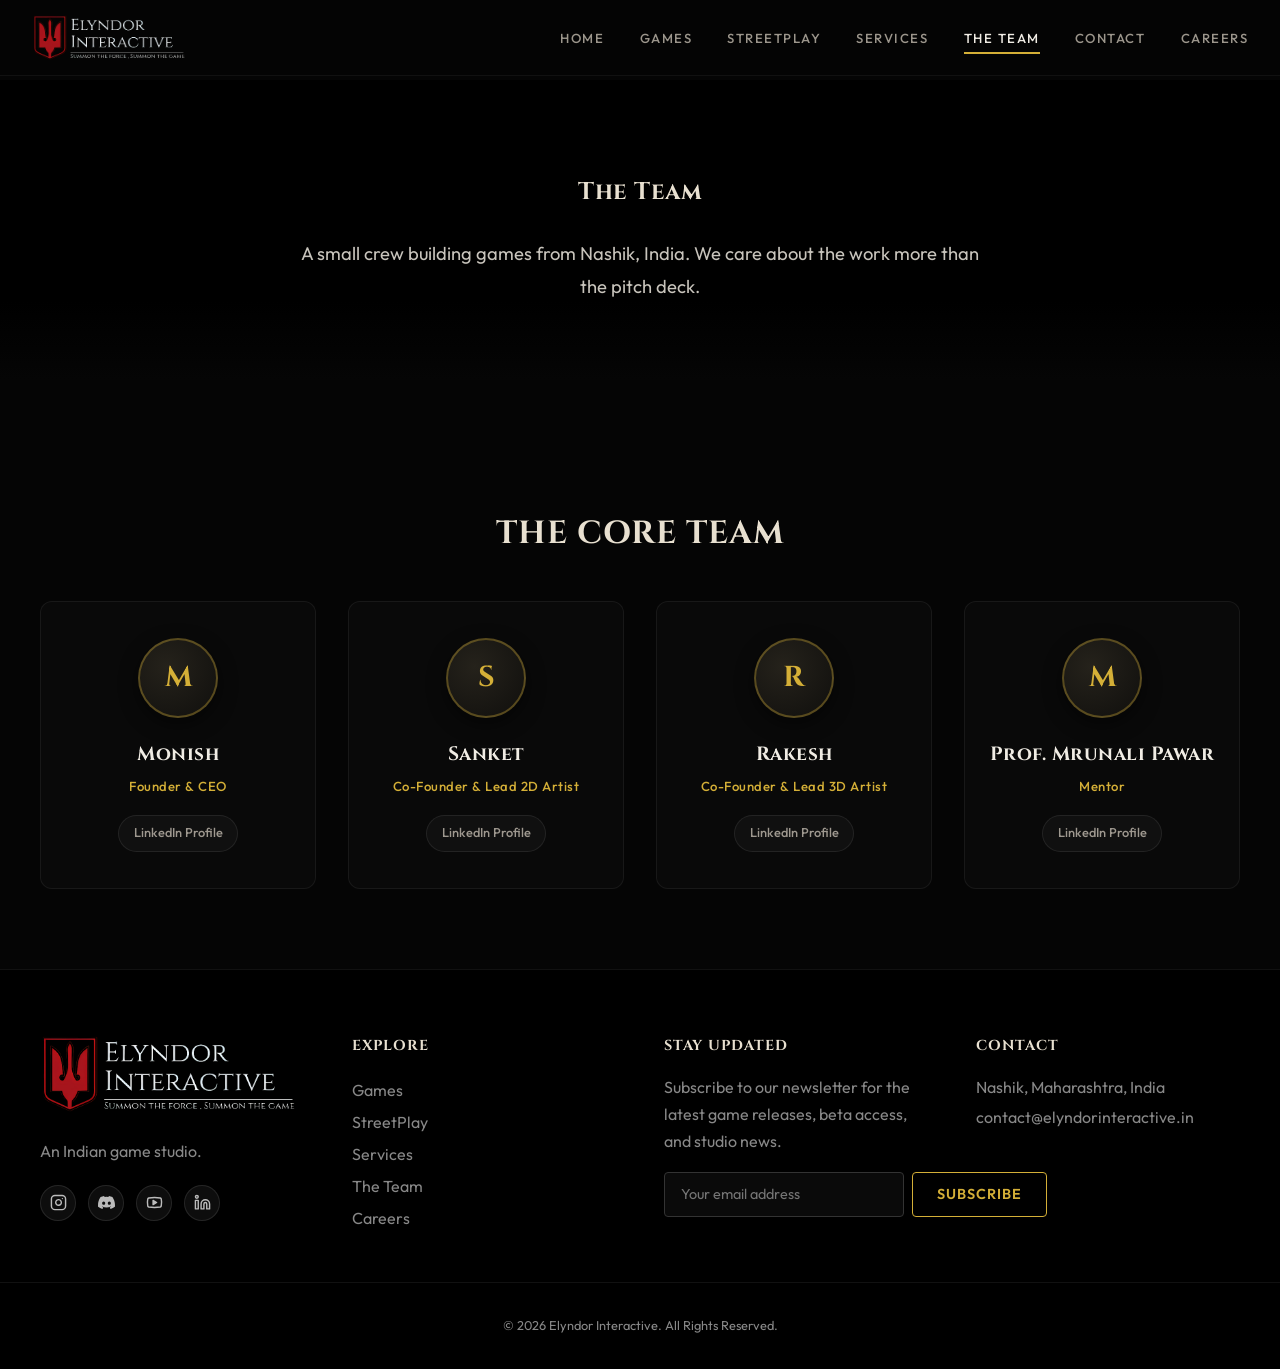
<file: team.html>
<!DOCTYPE html>
<html lang="en">

<head>
    <meta charset="UTF-8">
    <meta name="viewport" content="width=device-width, initial-scale=1.0">
    <title>The Team | Elyndor Interactive</title>
    <meta name="description" content="Learn about our team, vision, and values at Elyndor Interactive. Meet the core team shaping the future of Indian narrative-driven gaming.">
    <meta name="keywords" content="Elyndor Interactive team, about game studio, Monish founder, Indian game developers, Nashik gaming startup, game company vision">
    <meta name="author" content="Elyndor Interactive">
    <link rel="canonical" href="https://elyndorinteractive.in/team.html">

    <!-- Open Graph / Facebook -->
    <meta property="og:type" content="website">
    <meta property="og:url" content="https://elyndorinteractive.in/team.html">
    <meta property="og:title" content="The Team | Elyndor Interactive">
    <meta property="og:description" content="Learn about our vision and meet the core team behind Elyndor Interactive.">
    <meta property="og:image" content="https://elyndorinteractive.in/assets/logo.png">

    <!-- Twitter -->
    <meta property="twitter:card" content="summary_large_image">
    <meta property="twitter:url" content="https://elyndorinteractive.in/team.html">
    <meta property="twitter:title" content="The Team | Elyndor Interactive">
    <meta property="twitter:description" content="Learn about our vision and meet the core team behind Elyndor Interactive.">
    <meta property="twitter:image" content="https://elyndorinteractive.in/assets/logo.png">

    <!-- Favicons -->
    <link rel="icon" type="image/x-icon" href="favicon.ico">
    <link rel="icon" type="image/png" sizes="32x32" href="assets/favicon-32x32.png">
    <link rel="icon" type="image/png" sizes="16x16" href="assets/favicon-16x16.png">
    <link rel="apple-touch-icon" sizes="180x180" href="assets/apple-touch-icon.png">

    <link rel="stylesheet" href="style.css?v=5.0">
    <style>
        /* Sitewide Zero-Fail Visibility Guarantee */
        html, body, main, section, div, .container, .game-grid, .game-card, .team-grid, .team-card {
            opacity: 1 !important;
            visibility: visible !important;
        }
        .reveal, .reveal.active, .fade-in {
            opacity: 1 !important;
            visibility: visible !important;
            transform: none !important;
        }
    </style>
    <link rel="preconnect" href="https://fonts.googleapis.com">
    <link rel="preconnect" href="https://fonts.gstatic.com" crossorigin>
    <link href="https://fonts.googleapis.com/css2?family=Cinzel:wght@400;600;700;900&family=Outfit:wght@300;400;500;600;700&display=swap"
        rel="stylesheet">
</head>

<body>
    <header id="header">
        <nav>
            <a href="index.html"><img src="assets/logo.png" alt="Elyndor Interactive" class="logo-img" width="140" height="140"></a>
            <ul class="nav-links">
                <li><a href="index.html">Home</a></li>
                <li><a href="games.html">Games</a></li>
                <li><a href="apps.html">STREETPLAY</a></li>
                <li><a href="services.html">Services</a></li>
                <li><a href="team.html" class="active">The Team</a></li>
                <li><a href="contact.html">Contact</a></li>
                <li><a href="careers.html">Careers</a></li>
            </ul>
        </nav>
    </header>

    <main>
        <section class="page-hero small-hero vision-hero">
            <div class="container text-center">
                <h1 class="fade-in">The Team</h1>
                <p class="fade-in delay-1 vision-text">A small crew building games from Nashik, India. We care about the work more than the pitch deck.</p>
            </div>
        </section>

        <section class="team-section">
            <div class="container">
                <h2>The Core Team</h2>
                <div class="team-grid">
                    <!-- Member 1 -->
                    <div class="team-card">
                        <div class="avatar-placeholder">M</div>
                        <h3>Monish</h3>
                        <p>Founder & CEO</p>
                        <a href="https://www.linkedin.com/in/monish-patil-99891a307" target="_blank" class="linkedin-link">LinkedIn Profile</a>
                    </div>
                    <!-- Member 2 -->
                    <div class="team-card">
                        <div class="avatar-placeholder">S</div>
                        <h3>Sanket</h3>
                        <p>Co-Founder & Lead 2D Artist</p>
                        <a href="https://www.linkedin.com/in/sanket-n-basu-58ba682b9" target="_blank" class="linkedin-link">LinkedIn Profile</a>
                    </div>
                    <!-- Member 3 -->
                    <div class="team-card">
                        <div class="avatar-placeholder">R</div>
                        <h3>Rakesh</h3>
                        <p>Co-Founder & Lead 3D Artist</p>
                        <a href="https://www.linkedin.com/in/rakeshmalviya740" target="_blank" class="linkedin-link">LinkedIn Profile</a>
                    </div>
                    <!-- Member 4 -->
                    <div class="team-card">
                        <div class="avatar-placeholder">M</div>
                        <h3>Prof. Mrunali Pawar</h3>
                        <p>Mentor</p>
                        <a href="https://www.linkedin.com/in/mrunali-pawar-b4b5232ab" target="_blank" class="linkedin-link">LinkedIn Profile</a>
                    </div>
                </div>
            </div>
        </section>
    </main>

    <footer>
        <div class="container footer-content">
            <div class="footer-brand">
                <img src="assets/logo.png" alt="Elyndor" class="footer-logo" width="240" height="240" loading="lazy">
                <p>An Indian game studio.</p>
                <div class="footer-socials">
                    <a href="https://www.instagram.com/elyndor.interactive/" target="_blank" rel="noopener noreferrer" aria-label="Instagram" title="Instagram">
                        <svg width="18" height="18" viewBox="0 0 24 24" fill="none" stroke="currentColor" stroke-width="2" stroke-linecap="round" stroke-linejoin="round"><rect width="20" height="20" x="2" y="2" rx="5" ry="5"/><path d="M16 11.37A4 4 0 1 1 12.63 8 4 4 0 0 1 16 11.37z"/><line x1="17.5" x2="17.51" y1="6.5" y2="6.5"/></svg>
                    </a>
                    <a href="https://discord.gg/AzW2C9gC" target="_blank" rel="noopener noreferrer" aria-label="Discord" title="Discord">
                        <svg width="18" height="18" viewBox="0 0 24 24" fill="currentColor"><path d="M20.317 4.37a19.791 19.791 0 0 0-4.885-1.515.074.074 0 0 0-.079.037c-.21.375-.444.864-.608 1.25a18.27 18.27 0 0 0-5.487 0 12.64 12.64 0 0 0-.617-1.25.077.077 0 0 0-.079-.037A19.736 19.736 0 0 0 3.677 4.37a.07.07 0 0 0-.032.027C.533 9.046-.32 13.58.099 18.057a.082.082 0 0 0 .031.057 19.9 19.9 0 0 0 5.993 3.03.078.078 0 0 0 .084-.028c.462-.63.874-1.295 1.226-1.994.021-.041.001-.09-.041-.106a13.107 13.107 0 0 1-1.872-.892.077.077 0 0 1-.008-.128 10.2 10.2 0 0 0 .372-.292.074.074 0 0 1 .077-.01c3.929 1.793 8.18 1.793 12.061 0a.074.074 0 0 1 .078.01c.12.098.246.198.373.292a.077.077 0 0 1-.006.127 12.299 12.299 0 0 1-1.873.893.077.077 0 0 0-.041.107c.36.698.772 1.362 1.225 1.993a.076.076 0 0 0 .084.028 19.839 19.839 0 0 0 6.002-3.03.077.077 0 0 0 .032-.054c.5-5.177-.838-9.674-3.549-13.66a.061.061 0 0 0-.031-.028zM8.02 15.33c-1.183 0-2.157-1.085-2.157-2.419 0-1.333.956-2.419 2.157-2.419 1.21 0 2.176 1.096 2.157 2.42 0 1.333-.956 2.418-2.157 2.418zm7.975 0c-1.183 0-2.157-1.085-2.157-2.419 0-1.333.955-2.419 2.157-2.419 1.21 0 2.176 1.096 2.157 2.42 0 1.333-.946 2.418-2.157 2.418z"/></svg>
                    </a>
                    <a href="https://www.youtube.com/@ElyndorInteractive" target="_blank" rel="noopener noreferrer" aria-label="YouTube" title="YouTube">
                        <svg width="18" height="18" viewBox="0 0 24 24" fill="none" stroke="currentColor" stroke-width="2" stroke-linecap="round" stroke-linejoin="round"><path d="M2.5 17a24.12 24.12 0 0 1 0-10 2 2 0 0 1 1.4-1.4 49.56 49.56 0 0 1 16.2 0A2 2 0 0 1 21.5 7a24.12 24.12 0 0 1 0 10 2 2 0 0 1-1.4 1.4 49.55 49.55 0 0 1-16.2 0A2 2 0 0 1 2.5 17"/><polygon points="10 15 15 12 10 9 10 15" fill="currentColor"/></svg>
                    </a>
                    <a href="https://www.linkedin.com/company/elyndor-interactive/" target="_blank" rel="noopener noreferrer" aria-label="LinkedIn" title="LinkedIn">
                        <svg width="18" height="18" viewBox="0 0 24 24" fill="none" stroke="currentColor" stroke-width="2" stroke-linecap="round" stroke-linejoin="round"><path d="M16 8a6 6 0 0 1 6 6v7h-4v-7a2 2 0 0 0-2-2 2 2 0 0 0-2 2v7h-4v-7a6 6 0 0 1 6-6z"/><rect width="4" height="12" x="2" y="9"/><circle cx="4" cy="4" r="2"/></svg>
                    </a>
                </div>
            </div>
            <div class="footer-links">
                <h3>Explore</h3>
                <ul>
                    <li><a href="games.html">Games</a></li>
                    <li><a href="apps.html">StreetPlay</a></li>
                    <li><a href="services.html">Services</a></li>
                    <li><a href="team.html">The Team</a></li>
                    <li><a href="careers.html">Careers</a></li>
                </ul>
            </div>
            <div class="footer-newsletter">
                <h3>Stay Updated</h3>
                <p>Subscribe to our newsletter for the latest game releases, beta access, and studio news.</p>
                <form class="newsletter-form">
                    <input type="email" placeholder="Your email address" inputmode="email" required>
                    <button type="submit">Subscribe</button>
                </form>
            </div>
            <div class="footer-contact">
                <h3>Contact</h3>
                <p>Nashik, Maharashtra, India</p>
                <p><a href="mailto:contact@elyndorinteractive.in">contact@elyndorinteractive.in</a></p>
            </div>
        </div>
        <div class="copyright">
            <p>&copy; 2026 Elyndor Interactive. All Rights Reserved.</p>
        </div>
    </footer>

    <script src="script.js?v=5.0"></script>
</body>

</html>
</file>
<file: apps.css>
/* ==========================================================================
   STREETPLAY / ELYNDOR APPS - DEDICATED VISUAL IDENTITY STYLESHEET
   Aesthetic: Cyber-Athletic, Dark GPS Tech, Neon Cyan & Magenta Accents
   ========================================================================== */

@import url('https://fonts.googleapis.com/css2?family=Outfit:wght@300;400;500;600;700;800;900&family=Plus+Jakarta+Sans:wght@300;400;500;600;700&display=swap');

:root {
    --sp-bg-base: #030712;
    --sp-bg-dark: #070d1d;
    --sp-bg-card: rgba(13, 23, 44, 0.75);
    --sp-border-subtle: rgba(0, 229, 255, 0.15);
    --sp-border-bright: rgba(0, 229, 255, 0.4);
    
    /* Brand Colors matching demo mockup */
    --sp-cyan: #00e5ff;
    --sp-teal: #00c2cb;
    --sp-teal-gradient: linear-gradient(135deg, #00e5ff 0%, #00b4d8 100%);
    --sp-magenta: #ec4899;
    --sp-magenta-gradient: linear-gradient(135deg, #f43f5e 0%, #d946ef 100%);
    --sp-violet: #8b5cf6;
    
    --sp-text-main: #f8fafc;
    --sp-text-muted: #94a3b8;
    --sp-text-dim: #64748b;
    
    --font-sp-heading: 'Outfit', sans-serif;
    --font-sp-body: 'Plus Jakarta Sans', sans-serif;
    
    --sp-shadow-glow: 0 0 35px rgba(0, 229, 255, 0.25);
    --sp-shadow-magenta: 0 0 35px rgba(236, 72, 153, 0.25);
}

*, *::before, *::after {
    box-sizing: border-box;
    margin: 0;
    padding: 0;
}

body.apps-body {
    background-color: var(--sp-bg-base);
    color: var(--sp-text-main);
    font-family: var(--font-sp-body);
    overflow-x: hidden;
    line-height: 1.6;
    background-image: 
        radial-gradient(circle at 15% 20%, rgba(0, 229, 255, 0.08) 0%, transparent 40%),
        radial-gradient(circle at 85% 60%, rgba(236, 72, 153, 0.08) 0%, transparent 45%),
        linear-gradient(rgba(3, 7, 18, 0.85) 1px, transparent 1px),
        linear-gradient(90deg, rgba(3, 7, 18, 0.85) 1px, transparent 1px);
    background-size: 100% 100%, 100% 100%, 40px 40px, 40px 40px;
    background-attachment: fixed;
}

/* Scrollbar */
::-webkit-scrollbar {
    width: 8px;
}
::-webkit-scrollbar-track {
    background: #030712;
}
::-webkit-scrollbar-thumb {
    background: #1e293b;
    border-radius: 4px;
}
::-webkit-scrollbar-thumb:hover {
    background: var(--sp-teal);
}

/* Header & Navigation */
.apps-header {
    position: fixed;
    top: 0;
    left: 0;
    right: 0;
    z-index: 100;
    background: rgba(3, 7, 18, 0.85);
    backdrop-filter: blur(16px);
    -webkit-backdrop-filter: blur(16px);
    border-bottom: 1px solid rgba(255, 255, 255, 0.08);
    padding: 0.85rem 2rem;
    transition: all 0.3s ease;
}

.apps-nav-container {
    max-width: 1300px;
    margin: 0 auto;
    display: flex;
    align-items: center;
    justify-content: space-between;
}

.apps-brand {
    display: flex;
    align-items: center;
    gap: 1rem;
    text-decoration: none;
}

.apps-brand-logo {
    height: 46px;
    width: auto;
    display: block;
    transition: transform 0.25s ease;
}

.apps-brand:hover .apps-brand-logo {
    transform: scale(1.04);
}

.apps-brand-badge {
    display: inline-flex;
    align-items: center;
    gap: 0.4rem;
    background: rgba(0, 229, 255, 0.1);
    border: 1px solid rgba(0, 229, 255, 0.3);
    color: var(--sp-cyan);
    font-size: 0.72rem;
    font-weight: 700;
    letter-spacing: 1.5px;
    text-transform: uppercase;
    padding: 0.3rem 0.7rem;
    border-radius: 9999px;
}

/* Desktop Navigation */
.desktop-only {
    display: flex;
}

.apps-mobile-drawer {
    display: none;
}

/* Mobile Hamburger Toggle */
.apps-mobile-toggle {
    display: none;
    flex-direction: column;
    justify-content: space-around;
    width: 40px;
    height: 40px;
    background: rgba(255, 255, 255, 0.05);
    border: 1px solid rgba(255, 255, 255, 0.12);
    border-radius: 10px;
    cursor: pointer;
    padding: 9px 8px;
    z-index: 120;
    transition: all 0.3s ease;
}

.apps-mobile-toggle:hover {
    background: rgba(0, 229, 255, 0.1);
    border-color: rgba(0, 229, 255, 0.3);
}

.apps-mobile-toggle span {
    display: block;
    width: 100%;
    height: 2px;
    background-color: var(--sp-text-main);
    border-radius: 2px;
    transition: all 0.3s ease;
}

.apps-mobile-toggle.active span:nth-child(1) {
    transform: translateY(7px) rotate(45deg);
    background-color: var(--sp-cyan);
}

.apps-mobile-toggle.active span:nth-child(2) {
    opacity: 0;
    transform: scale(0);
}

.apps-mobile-toggle.active span:nth-child(3) {
    transform: translateY(-7px) rotate(-45deg);
    background-color: var(--sp-cyan);
}

.apps-nav-links {
    display: flex;
    align-items: center;
    gap: 2rem;
    list-style: none;
}

.apps-nav-links a {
    color: var(--sp-text-muted);
    text-decoration: none;
    font-size: 0.92rem;
    font-weight: 600;
    transition: all 0.2s ease;
}

.apps-nav-links a:hover,
.apps-nav-links a.active {
    color: var(--sp-cyan);
}

.apps-nav-actions {
    display: flex;
    align-items: center;
    gap: 1rem;
}

.btn-studio-back {
    display: inline-flex;
    align-items: center;
    gap: 0.5rem;
    color: #cbd5e1;
    text-decoration: none;
    font-size: 0.85rem;
    font-weight: 600;
    padding: 0.5rem 1rem;
    border-radius: 8px;
    background: rgba(255, 255, 255, 0.05);
    border: 1px solid rgba(255, 255, 255, 0.1);
    transition: all 0.25s ease;
}

.btn-studio-back:hover {
    background: rgba(255, 255, 255, 0.12);
    color: #fff;
    border-color: rgba(255, 255, 255, 0.25);
}

.btn-cta-cyan {
    display: inline-flex;
    align-items: center;
    gap: 0.5rem;
    background: var(--sp-teal-gradient);
    color: #030712;
    text-decoration: none;
    font-size: 0.88rem;
    font-weight: 700;
    padding: 0.65rem 1.4rem;
    border-radius: 9999px;
    letter-spacing: 0.5px;
    box-shadow: 0 4px 18px rgba(0, 229, 255, 0.35);
    transition: all 0.3s cubic-bezier(0.4, 0, 0.2, 1);
    border: none;
    cursor: pointer;
}

.btn-cta-cyan:hover {
    transform: translateY(-2px);
    box-shadow: 0 6px 24px rgba(0, 229, 255, 0.55);
    filter: brightness(1.08);
}

/* Hero Section */
.apps-hero {
    min-height: 100vh;
    padding: 140px 1.5rem 4rem;
    position: relative;
    display: flex;
    align-items: center;
    justify-content: center;
    overflow: hidden;
}

.apps-hero-bg-fx {
    position: absolute;
    inset: 0;
    pointer-events: none;
    z-index: 1;
}

.hero-glow-cyan {
    position: absolute;
    top: 15%;
    left: 20%;
    width: 450px;
    height: 450px;
    border-radius: 50%;
    background: radial-gradient(circle, rgba(0, 229, 255, 0.15) 0%, transparent 70%);
    filter: blur(60px);
}

.hero-glow-magenta {
    position: absolute;
    bottom: 20%;
    right: 15%;
    width: 500px;
    height: 500px;
    border-radius: 50%;
    background: radial-gradient(circle, rgba(236, 72, 153, 0.12) 0%, transparent 70%);
    filter: blur(70px);
}

.apps-container {
    max-width: 1300px;
    margin: 0 auto;
    width: 100%;
    position: relative;
    z-index: 2;
}

.hero-layout {
    display: flex;
    flex-direction: column;
    align-items: center;
    text-align: center;
    gap: 3rem;
}

.hero-eyebrow {
    display: inline-flex;
    align-items: center;
    gap: 0.6rem;
    background: rgba(0, 229, 255, 0.08);
    border: 1px solid rgba(0, 229, 255, 0.25);
    padding: 0.4rem 1.1rem;
    border-radius: 9999px;
    font-size: 0.8rem;
    font-weight: 700;
    letter-spacing: 2px;
    color: var(--sp-cyan);
    text-transform: uppercase;
}

.hero-eyebrow span.pulse-dot {
    width: 8px;
    height: 8px;
    border-radius: 50%;
    background: var(--sp-cyan);
    box-shadow: 0 0 10px var(--sp-cyan);
    animation: pulseGlow 1.8s infinite;
}

@keyframes pulseGlow {
    0%, 100% { transform: scale(1); opacity: 1; }
    50% { transform: scale(1.4); opacity: 0.6; }
}

.hero-title-group {
    max-width: 900px;
}

.hero-app-title {
    font-family: var(--font-sp-heading);
    font-size: clamp(3.5rem, 8vw, 6.5rem);
    font-weight: 900;
    letter-spacing: -1.5px;
    line-height: 1;
    margin-bottom: 0.5rem;
    background: linear-gradient(180deg, #ffffff 30%, #a5f3fc 100%);
    -webkit-background-clip: text;
    -webkit-text-fill-color: transparent;
    text-shadow: 0 0 30px rgba(0, 229, 255, 0.3);
}

.hero-app-byline {
    font-size: clamp(0.9rem, 2vw, 1.25rem);
    font-weight: 700;
    letter-spacing: 6px;
    color: var(--sp-cyan);
    text-transform: uppercase;
    margin-bottom: 1.5rem;
    display: block;
}

.hero-tagline {
    font-family: var(--font-sp-heading);
    font-size: clamp(1.6rem, 3.5vw, 2.5rem);
    font-weight: 800;
    color: #fff;
    margin-bottom: 1.2rem;
    line-height: 1.25;
}

.hero-tagline span.cyan-glow {
    color: var(--sp-cyan);
    text-shadow: 0 0 20px rgba(0, 229, 255, 0.4);
}

.hero-tagline span.magenta-glow {
    color: var(--sp-magenta);
    text-shadow: 0 0 20px rgba(236, 72, 153, 0.4);
}

.hero-description {
    font-size: clamp(1rem, 1.5vw, 1.2rem);
    color: var(--sp-text-muted);
    max-width: 720px;
    margin: 0 auto 2.5rem;
    line-height: 1.7;
}

.hero-cta-group {
    display: flex;
    align-items: center;
    justify-content: center;
    gap: 1.25rem;
    flex-wrap: wrap;
    margin-bottom: 3.5rem;
}

.btn-cta-secondary {
    display: inline-flex;
    align-items: center;
    gap: 0.5rem;
    background: rgba(255, 255, 255, 0.05);
    border: 1px solid rgba(255, 255, 255, 0.15);
    color: #fff;
    text-decoration: none;
    font-size: 0.95rem;
    font-weight: 600;
    padding: 0.75rem 1.6rem;
    border-radius: 9999px;
    transition: all 0.3s ease;
}

.btn-cta-secondary:hover {
    background: rgba(255, 255, 255, 0.12);
    border-color: rgba(0, 229, 255, 0.4);
    transform: translateY(-2px);
}

/* Device Mockup Showcase */
.mockup-showcase-wrapper {
    width: 100%;
    position: relative;
    padding: 1.5rem 0;
}

.mockup-ambient-glow {
    position: absolute;
    top: 50%;
    left: 50%;
    transform: translate(-50%, -50%);
    width: 85%;
    height: 70%;
    background: radial-gradient(ellipse at center, rgba(0, 229, 255, 0.22) 0%, rgba(236, 72, 153, 0.12) 50%, transparent 75%);
    filter: blur(50px);
    z-index: 1;
    pointer-events: none;
}

.mockup-img-container {
    position: relative;
    z-index: 2;
    border-radius: 28px;
    overflow: hidden;
    box-shadow: 0 25px 60px -15px rgba(0, 0, 0, 0.8), 0 0 40px rgba(0, 229, 255, 0.15);
    border: 1px solid rgba(255, 255, 255, 0.1);
    background: rgba(7, 13, 29, 0.6);
    backdrop-filter: blur(10px);
}

.mockup-banner-img {
    width: 100%;
    height: auto;
    display: block;
    transition: transform 0.6s cubic-bezier(0.16, 1, 0.3, 1);
}

.mockup-img-container:hover .mockup-banner-img {
    transform: scale(1.015);
}

/* Live Stats Badges Floating around Hero */
.hero-floating-badge {
    position: absolute;
    z-index: 3;
    background: rgba(13, 23, 44, 0.85);
    backdrop-filter: blur(14px);
    border: 1px solid rgba(0, 229, 255, 0.25);
    border-radius: 16px;
    padding: 0.9rem 1.4rem;
    box-shadow: 0 15px 30px rgba(0, 0, 0, 0.5), 0 0 15px rgba(0, 229, 255, 0.15);
    display: flex;
    align-items: center;
    gap: 1rem;
    animation: floatAnim 6s ease-in-out infinite;
}

.badge-left {
    top: 20%;
    left: -20px;
    animation-delay: 0s;
}

.badge-right {
    bottom: 20%;
    right: -20px;
    animation-delay: 3s;
}

@keyframes floatAnim {
    0%, 100% { transform: translateY(0); }
    50% { transform: translateY(-10px); }
}

.badge-icon {
    width: 42px;
    height: 42px;
    border-radius: 12px;
    display: flex;
    align-items: center;
    justify-content: center;
    font-size: 1.3rem;
}

.badge-cyan {
    background: rgba(0, 229, 255, 0.15);
    color: var(--sp-cyan);
    border: 1px solid rgba(0, 229, 255, 0.3);
}

.badge-magenta {
    background: rgba(236, 72, 153, 0.15);
    color: var(--sp-magenta);
    border: 1px solid rgba(236, 72, 153, 0.3);
}

.badge-content h4 {
    font-size: 1.15rem;
    font-weight: 800;
    color: #fff;
    line-height: 1.1;
}

.badge-content p {
    font-size: 0.75rem;
    color: var(--sp-text-muted);
    text-transform: uppercase;
    letter-spacing: 1px;
}

/* Sections General */
.sp-section {
    padding: 6rem 1.5rem;
    position: relative;
    z-index: 2;
}

.section-header-center {
    text-align: center;
    max-width: 760px;
    margin: 0 auto 4rem;
}

.section-eyebrow {
    font-size: 0.8rem;
    font-weight: 700;
    text-transform: uppercase;
    letter-spacing: 2px;
    color: var(--sp-cyan);
    margin-bottom: 0.75rem;
    display: block;
}

.section-title {
    font-family: var(--font-sp-heading);
    font-size: clamp(2rem, 4vw, 3.2rem);
    font-weight: 800;
    color: #fff;
    line-height: 1.2;
    margin-bottom: 1rem;
}

.section-subtitle {
    font-size: 1.05rem;
    color: var(--sp-text-muted);
    line-height: 1.65;
}

/* Screen Features Carousel / Grid */
.screens-grid {
    display: grid;
    grid-template-columns: repeat(auto-fit, minmax(260px, 1fr));
    gap: 2rem;
    margin-top: 2rem;
}

.screen-card {
    background: rgba(10, 19, 36, 0.7);
    backdrop-filter: blur(14px);
    border: 1px solid rgba(255, 255, 255, 0.08);
    border-radius: 20px;
    padding: 1.5rem;
    transition: all 0.35s cubic-bezier(0.16, 1, 0.3, 1);
    display: flex;
    flex-direction: column;
    position: relative;
    overflow: hidden;
}

.screen-card::before {
    content: '';
    position: absolute;
    top: 0;
    left: 0;
    right: 0;
    height: 3px;
    background: var(--sp-teal-gradient);
    opacity: 0;
    transition: opacity 0.3s ease;
}

.screen-card:nth-child(2)::before,
.screen-card:nth-child(3)::before {
    background: linear-gradient(90deg, var(--sp-cyan), var(--sp-magenta));
}

.screen-card:hover {
    transform: translateY(-8px);
    border-color: rgba(0, 229, 255, 0.3);
    box-shadow: 0 16px 36px rgba(0, 0, 0, 0.6), 0 0 25px rgba(0, 229, 255, 0.12);
}

.screen-card:hover::before {
    opacity: 1;
}

.screen-img-wrapper {
    border-radius: 14px;
    overflow: hidden;
    margin-bottom: 1.5rem;
    background: #02060f;
    border: 1px solid rgba(255, 255, 255, 0.06);
    display: flex;
    justify-content: center;
    align-items: center;
    height: 320px;
}

.screen-thumb-img {
    width: 100%;
    height: 100%;
    object-fit: contain;
    transition: transform 0.4s ease;
}

.screen-card:hover .screen-thumb-img {
    transform: scale(1.04);
}

.screen-tag {
    font-size: 0.72rem;
    font-weight: 700;
    letter-spacing: 1.5px;
    text-transform: uppercase;
    color: var(--sp-cyan);
    margin-bottom: 0.5rem;
}

.screen-title {
    font-family: var(--font-sp-heading);
    font-size: 1.3rem;
    font-weight: 700;
    color: #fff;
    margin-bottom: 0.6rem;
}

.screen-desc {
    font-size: 0.88rem;
    color: var(--sp-text-muted);
    line-height: 1.55;
}

/* Interactive Map Territory Claim Mini-Widget */
.territory-demo-card {
    background: rgba(7, 13, 29, 0.8);
    border: 1px solid rgba(0, 229, 255, 0.2);
    border-radius: 24px;
    padding: 2.5rem;
    box-shadow: 0 20px 50px rgba(0, 0, 0, 0.6);
    max-width: 1000px;
    margin: 0 auto;
}

.territory-hud {
    display: flex;
    align-items: center;
    justify-content: space-between;
    flex-wrap: wrap;
    gap: 1.5rem;
    padding-bottom: 1.5rem;
    border-bottom: 1px solid rgba(255, 255, 255, 0.08);
    margin-bottom: 2rem;
}

.hud-stat-item {
    display: flex;
    flex-direction: column;
}

.hud-stat-label {
    font-size: 0.75rem;
    text-transform: uppercase;
    letter-spacing: 1.5px;
    color: var(--sp-text-dim);
}

.hud-stat-val {
    font-family: var(--font-sp-heading);
    font-size: 1.6rem;
    font-weight: 800;
    color: #fff;
}

.hud-stat-val.cyan {
    color: var(--sp-cyan);
}

.hud-stat-val.magenta {
    color: var(--sp-magenta);
}

.interactive-map-canvas {
    position: relative;
    background: #040814;
    border: 1px solid rgba(255, 255, 255, 0.08);
    border-radius: 16px;
    padding: 2rem;
    min-height: 380px;
    display: grid;
    grid-template-columns: repeat(auto-fit, minmax(200px, 1fr));
    gap: 1.5rem;
    align-items: center;
}

.map-zone-tile {
    background: rgba(13, 23, 44, 0.6);
    border: 1.5px dashed rgba(255, 255, 255, 0.15);
    border-radius: 14px;
    padding: 1.5rem;
    text-align: center;
    cursor: pointer;
    transition: all 0.3s cubic-bezier(0.16, 1, 0.3, 1);
    position: relative;
    overflow: hidden;
}

.map-zone-tile.owned {
    background: rgba(0, 229, 255, 0.12);
    border: 1.5px solid var(--sp-cyan);
    box-shadow: 0 0 20px rgba(0, 229, 255, 0.2);
}

.map-zone-tile.rival {
    background: rgba(236, 72, 153, 0.1);
    border: 1.5px solid var(--sp-magenta);
    box-shadow: 0 0 20px rgba(236, 72, 153, 0.2);
}

.map-zone-tile:hover {
    transform: translateY(-4px) scale(1.02);
}

.zone-badge-status {
    font-size: 0.7rem;
    font-weight: 700;
    text-transform: uppercase;
    letter-spacing: 1px;
    margin-bottom: 0.5rem;
    display: inline-block;
}

.map-zone-tile.owned .zone-badge-status {
    color: var(--sp-cyan);
}

.map-zone-tile.rival .zone-badge-status {
    color: var(--sp-magenta);
}

.zone-name {
    font-family: var(--font-sp-heading);
    font-size: 1.15rem;
    font-weight: 700;
    color: #fff;
    margin-bottom: 0.3rem;
}

.zone-points {
    font-size: 0.82rem;
    color: var(--sp-text-muted);
}

.zone-action-btn {
    margin-top: 1rem;
    padding: 0.45rem 1rem;
    font-size: 0.78rem;
    font-weight: 700;
    border-radius: 9999px;
    border: none;
    cursor: pointer;
    transition: all 0.2s ease;
}

.map-zone-tile.owned .zone-action-btn {
    background: rgba(0, 229, 255, 0.2);
    color: var(--sp-cyan);
}

.map-zone-tile.rival .zone-action-btn {
    background: var(--sp-magenta-gradient);
    color: #fff;
}

.map-zone-tile.rival .zone-action-btn:hover {
    filter: brightness(1.2);
    transform: scale(1.05);
}

/* Feature Pillars */
.pillars-grid {
    display: grid;
    grid-template-columns: repeat(auto-fit, minmax(260px, 1fr));
    gap: 2rem;
}

.pillar-card {
    background: rgba(10, 19, 36, 0.6);
    backdrop-filter: blur(12px);
    border: 1px solid rgba(255, 255, 255, 0.08);
    border-radius: 18px;
    padding: 2rem;
    transition: all 0.3s ease;
}

.pillar-card:hover {
    border-color: rgba(0, 229, 255, 0.3);
    background: rgba(13, 25, 48, 0.8);
    transform: translateY(-4px);
}

.pillar-icon {
    width: 52px;
    height: 52px;
    border-radius: 14px;
    background: rgba(0, 229, 255, 0.1);
    border: 1px solid rgba(0, 229, 255, 0.25);
    color: var(--sp-cyan);
    display: flex;
    align-items: center;
    justify-content: center;
    margin-bottom: 1.5rem;
    transition: all 0.3s ease;
}

.pillar-card:hover .pillar-icon {
    background: rgba(0, 229, 255, 0.18);
    border-color: var(--sp-cyan);
    box-shadow: 0 0 20px rgba(0, 229, 255, 0.3);
}

.pillar-svg {
    width: 26px;
    height: 26px;
    stroke: var(--sp-cyan);
    transition: transform 0.3s ease, stroke 0.3s ease, filter 0.3s ease;
}

.pillar-card:hover .pillar-svg {
    transform: scale(1.1);
    stroke: #fff;
    filter: drop-shadow(0 0 8px var(--sp-cyan));
}

.pillar-title {
    font-family: var(--font-sp-heading);
    font-size: 1.25rem;
    font-weight: 700;
    color: #fff;
    margin-bottom: 0.75rem;
}

.pillar-desc {
    font-size: 0.92rem;
    color: var(--sp-text-muted);
    line-height: 1.6;
}

/* Beta Pre-Registration Section */
.beta-card {
    background: linear-gradient(135deg, rgba(13, 23, 44, 0.95), rgba(7, 13, 29, 0.95));
    border: 1px solid rgba(0, 229, 255, 0.3);
    border-radius: 28px;
    padding: 4rem 2rem;
    text-align: center;
    position: relative;
    overflow: hidden;
    box-shadow: 0 20px 60px rgba(0, 0, 0, 0.7), 0 0 30px rgba(0, 229, 255, 0.15);
}

.beta-card::before {
    content: '';
    position: absolute;
    top: -50%;
    left: 50%;
    transform: translateX(-50%);
    width: 600px;
    height: 300px;
    background: radial-gradient(ellipse at center, rgba(0, 229, 255, 0.2) 0%, transparent 70%);
    filter: blur(50px);
    pointer-events: none;
}

.beta-form {
    max-width: 550px;
    margin: 2.5rem auto 0;
    display: flex;
    flex-direction: column;
    gap: 1rem;
    position: relative;
    z-index: 2;
}

.form-row {
    display: grid;
    grid-template-columns: 1fr 1fr;
    gap: 1rem;
}

.sp-input {
    background: rgba(3, 7, 18, 0.7);
    border: 1px solid rgba(255, 255, 255, 0.15);
    padding: 0.9rem 1.2rem;
    border-radius: 12px;
    color: #fff;
    font-family: var(--font-sp-body);
    font-size: 0.95rem;
    transition: all 0.25s ease;
    width: 100%;
}

.sp-input:focus {
    outline: none;
    border-color: var(--sp-cyan);
    box-shadow: 0 0 15px rgba(0, 229, 255, 0.25);
}

.sp-select {
    background: rgba(3, 7, 18, 0.9);
    border: 1px solid rgba(255, 255, 255, 0.15);
    padding: 0.9rem 1.2rem;
    border-radius: 12px;
    color: #fff;
    font-family: var(--font-sp-body);
    font-size: 0.95rem;
    width: 100%;
    cursor: pointer;
}

.sp-select:focus {
    outline: none;
    border-color: var(--sp-cyan);
}

.btn-submit-beta {
    background: var(--sp-teal-gradient);
    color: #030712;
    border: none;
    padding: 1rem;
    border-radius: 12px;
    font-family: var(--font-sp-heading);
    font-size: 1.05rem;
    font-weight: 800;
    letter-spacing: 0.5px;
    cursor: pointer;
    box-shadow: 0 6px 25px rgba(0, 229, 255, 0.4);
    transition: all 0.3s ease;
}

.btn-submit-beta:hover {
    filter: brightness(1.12);
    transform: translateY(-2px);
    box-shadow: 0 8px 30px rgba(0, 229, 255, 0.6);
}

/* Store Badges */
.store-badges-group {
    display: flex;
    align-items: center;
    justify-content: center;
    gap: 1.25rem;
    margin-top: 2rem;
    flex-wrap: wrap;
}

.store-badge {
    display: inline-flex;
    align-items: center;
    gap: 0.75rem;
    background: rgba(255, 255, 255, 0.05);
    border: 1px solid rgba(255, 255, 255, 0.1);
    padding: 0.65rem 1.4rem;
    border-radius: 12px;
    color: #cbd5e1;
    font-size: 0.85rem;
    font-weight: 600;
}

.store-badge svg {
    width: 22px;
    height: 22px;
    fill: currentColor;
}

/* Apps Dedicated Footer */
.apps-footer {
    background: #02050c;
    border-top: 1px solid rgba(255, 255, 255, 0.08);
    padding: 4rem 1.5rem 2rem;
}

.apps-footer-content {
    max-width: 1300px;
    margin: 0 auto;
    display: grid;
    grid-template-columns: 2fr 1fr 1fr;
    gap: 3rem;
    margin-bottom: 3rem;
}

.apps-footer-brand p {
    color: var(--sp-text-muted);
    font-size: 0.92rem;
    margin-top: 1rem;
    max-width: 400px;
}

.apps-footer-col h4 {
    font-family: var(--font-sp-heading);
    font-size: 1rem;
    font-weight: 700;
    color: #fff;
    margin-bottom: 1.25rem;
    letter-spacing: 0.5px;
}

.apps-footer-col ul {
    list-style: none;
    display: flex;
    flex-direction: column;
    gap: 0.75rem;
}

.apps-footer-col a {
    color: var(--sp-text-muted);
    text-decoration: none;
    font-size: 0.9rem;
    transition: color 0.2s ease;
}

.apps-footer-col a:hover {
    color: var(--sp-cyan);
}

.apps-footer-bottom {
    max-width: 1300px;
    margin: 0 auto;
    padding-top: 2rem;
    border-top: 1px solid rgba(255, 255, 255, 0.06);
    display: flex;
    align-items: center;
    justify-content: space-between;
    font-size: 0.82rem;
    color: var(--sp-text-dim);
    flex-wrap: wrap;
    gap: 1rem;
}

/* Section scroll margin for smooth fixed header offset */
section[id] {
    scroll-margin-top: 85px;
}

/* Footer Socials */
.footer-socials {
    display: flex;
    align-items: center;
    gap: 0.85rem;
    margin-top: 1.25rem;
}

.footer-socials a {
    display: inline-flex;
    align-items: center;
    justify-content: center;
    width: 40px;
    height: 40px;
    border-radius: 10px;
    background: rgba(255, 255, 255, 0.05);
    border: 1px solid rgba(255, 255, 255, 0.1);
    color: var(--sp-text-muted);
    transition: all 0.25s ease;
}

.footer-socials a:hover {
    background: rgba(0, 229, 255, 0.15);
    border-color: var(--sp-cyan);
    color: var(--sp-cyan);
    transform: translateY(-2px);
    box-shadow: 0 4px 15px rgba(0, 229, 255, 0.3);
}

.footer-socials svg {
    width: 18px;
    height: 18px;
    fill: currentColor;
}

/* ==========================================================================
   RESPONSIVE DESIGN SYSTEM (Desktop, Tablet, Mobile)
   ========================================================================== */

/* Tablet & Smaller Desktops (<= 1024px) */
@media (max-width: 1024px) {
    .apps-nav-links {
        gap: 1.25rem;
    }
    
    .apps-nav-actions {
        gap: 0.5rem;
    }
    
    .btn-studio-back {
        padding: 0.45rem 0.75rem;
        font-size: 0.8rem;
    }

    .hero-floating-badge.badge-left {
        left: 0;
    }
    
    .hero-floating-badge.badge-right {
        right: 0;
    }

    .apps-footer-content {
        grid-template-columns: 1fr 1fr;
        gap: 2.5rem;
    }
    
    .apps-footer-brand {
        grid-column: 1 / -1;
    }
}

/* Mobile & Small Tablets (<= 900px) */
@media (max-width: 900px) {
    .desktop-only {
        display: none !important;
    }

    /* Header & Mobile Drawer */
    .apps-header {
        padding: 0.5rem 1.25rem;
        height: 68px;
    }
    
    .apps-brand-logo {
        height: 38px;
    }

    .apps-brand-badge {
        font-size: 0.65rem;
        padding: 0.2rem 0.5rem;
        letter-spacing: 1px;
    }

    .apps-mobile-toggle {
        display: flex;
        flex-direction: column;
        justify-content: space-around;
        width: 40px;
        height: 40px;
        background: rgba(255, 255, 255, 0.06);
        border: 1px solid rgba(255, 255, 255, 0.15);
        border-radius: 10px;
        cursor: pointer;
        padding: 9px 8px;
        z-index: 105;
        transition: all 0.3s ease;
    }

    .apps-mobile-toggle span {
        display: block;
        width: 100%;
        height: 2px;
        background-color: #fff;
        border-radius: 2px;
        transition: all 0.25s ease;
    }

    /* Dedicated Mobile Drawer */
    .apps-mobile-drawer {
        display: flex;
        flex-direction: column;
        position: fixed;
        inset: 0;
        z-index: 9999;
        background: #030712;
        background-image: radial-gradient(circle at 10% 20%, rgba(0, 229, 255, 0.1) 0%, transparent 50%),
                          radial-gradient(circle at 90% 80%, rgba(236, 72, 153, 0.1) 0%, transparent 50%);
        transform: translateY(-100%);
        opacity: 0;
        visibility: hidden;
        transition: transform 0.35s cubic-bezier(0.16, 1, 0.3, 1), opacity 0.3s ease, visibility 0.3s;
        overflow-y: auto;
        -webkit-overflow-scrolling: touch;
    }

    .apps-mobile-drawer.open {
        transform: translateY(0);
        opacity: 1;
        visibility: visible;
    }

    .drawer-header {
        display: flex;
        align-items: center;
        justify-content: space-between;
        padding: 1rem 1.5rem;
        border-bottom: 1px solid rgba(255, 255, 255, 0.08);
        background: rgba(3, 7, 18, 0.95);
        position: sticky;
        top: 0;
        z-index: 10;
    }

    .drawer-close-btn {
        width: 40px;
        height: 40px;
        border-radius: 10px;
        background: rgba(255, 255, 255, 0.08);
        border: 1px solid rgba(255, 255, 255, 0.15);
        color: #fff;
        font-size: 1.25rem;
        display: flex;
        align-items: center;
        justify-content: center;
        cursor: pointer;
        transition: all 0.2s ease;
    }

    .drawer-close-btn:hover {
        background: rgba(236, 72, 153, 0.2);
        border-color: var(--sp-magenta);
        color: var(--sp-magenta);
    }

    .drawer-body {
        padding: 2rem 1.5rem 3.5rem;
        display: flex;
        flex-direction: column;
        gap: 2.5rem;
    }

    .drawer-nav-links {
        list-style: none;
        display: flex;
        flex-direction: column;
        gap: 0.75rem;
    }

    .drawer-link {
        display: flex;
        align-items: center;
        gap: 1rem;
        font-family: var(--font-sp-heading);
        font-size: 1.35rem;
        font-weight: 700;
        color: #f1f5f9;
        text-decoration: none;
        padding: 0.75rem 1rem;
        border-radius: 12px;
        background: rgba(255, 255, 255, 0.02);
        border: 1px solid rgba(255, 255, 255, 0.05);
        transition: all 0.25s ease;
    }

    .drawer-link span {
        font-size: 0.8rem;
        color: var(--sp-cyan);
        font-family: monospace;
        letter-spacing: 1px;
    }

    .drawer-link:hover,
    .drawer-link.active {
        background: rgba(0, 229, 255, 0.1);
        border-color: rgba(0, 229, 255, 0.3);
        color: var(--sp-cyan);
        transform: translateX(4px);
    }

    .drawer-actions {
        display: flex;
        flex-direction: column;
        gap: 1.25rem;
    }

    .drawer-cta-primary {
        display: block;
        text-align: center;
        padding: 1.1rem;
        border-radius: 14px;
        background: var(--sp-teal-gradient);
        color: #030712;
        font-family: var(--font-sp-heading);
        font-size: 1.1rem;
        font-weight: 800;
        text-decoration: none;
        box-shadow: 0 6px 25px rgba(0, 229, 255, 0.4);
    }

    .drawer-sublinks {
        display: grid;
        grid-template-columns: 1fr 1fr;
        gap: 0.75rem;
    }

    .drawer-sublink {
        display: flex;
        align-items: center;
        justify-content: center;
        padding: 0.8rem;
        border-radius: 10px;
        background: rgba(255, 255, 255, 0.04);
        border: 1px solid rgba(255, 255, 255, 0.08);
        color: #cbd5e1;
        font-size: 0.88rem;
        font-weight: 600;
        text-decoration: none;
        transition: all 0.2s ease;
    }

    .drawer-sublink:hover {
        background: rgba(255, 255, 255, 0.1);
        color: #fff;
    }

    /* Sections spacing & mobile layout */
    section[id] {
        scroll-margin-top: 70px;
    }

    .sp-section {
        padding: 4rem 1.25rem;
    }

    .section-header-center {
        margin-bottom: 2.5rem;
    }

    /* Hero Section */
    .apps-hero {
        padding: 105px 1.25rem 3rem;
    }

    .hero-layout {
        gap: 2rem;
    }

    .hero-title-group {
        width: 100%;
    }

    .hero-app-title {
        font-size: clamp(2.6rem, 11vw, 4.5rem);
        letter-spacing: -0.5px;
        line-height: 1.05;
    }

    .hero-app-byline {
        font-size: 0.85rem;
        letter-spacing: 3px;
        margin-bottom: 1rem;
    }

    .hero-tagline {
        font-size: clamp(1.35rem, 5vw, 1.85rem);
        margin-bottom: 1rem;
    }

    .hero-description {
        font-size: 0.95rem;
        margin-bottom: 2rem;
        line-height: 1.6;
    }

    .hero-cta-group {
        flex-direction: column;
        width: 100%;
        max-width: 320px;
        margin: 0 auto 2.5rem;
        gap: 0.85rem;
    }

    .hero-cta-group a {
        width: 100%;
        justify-content: center;
        text-align: center;
        padding: 0.85rem 1.5rem;
    }

    /* Mockup Showcase */
    .mockup-showcase-wrapper {
        padding: 0.5rem 0;
    }

    .mockup-img-container {
        border-radius: 16px;
        padding: 0.35rem;
    }

    .hero-floating-badge {
        display: none;
    }

    /* App Screens Grid */
    .screens-grid {
        grid-template-columns: 1fr;
        gap: 1.5rem;
    }

    .screen-card {
        padding: 1.25rem;
        border-radius: 18px;
    }

    .screen-img-wrapper {
        height: 270px;
        margin-bottom: 1.25rem;
        border-radius: 12px;
    }

    /* Interactive Map Simulator */
    .territory-demo-card {
        padding: 1.5rem 1rem;
        border-radius: 18px;
    }

    .territory-hud {
        display: grid;
        grid-template-columns: 1fr 1fr;
        gap: 1rem;
        padding-bottom: 1.25rem;
        margin-bottom: 1.5rem;
    }

    .hud-stat-val {
        font-size: 1.35rem;
    }

    .interactive-map-canvas {
        grid-template-columns: 1fr;
        gap: 0.85rem;
        padding: 1rem;
        min-height: auto;
        border-radius: 14px;
    }

    .map-zone-tile {
        padding: 1.1rem;
        border-radius: 12px;
    }

    .zone-action-btn {
        width: 100%;
        padding: 0.65rem 1rem;
        font-size: 0.85rem;
        min-height: 44px;
    }

    /* Feature Pillars */
    .pillars-grid {
        grid-template-columns: 1fr;
        gap: 1.25rem;
    }

    .pillar-card {
        padding: 1.5rem 1.25rem;
        border-radius: 16px;
    }

    .pillar-icon {
        width: 44px;
        height: 44px;
        font-size: 1.25rem;
        margin-bottom: 1rem;
    }

    /* Beta Card & Form */
    .beta-card {
        padding: 2.5rem 1.25rem;
        border-radius: 20px;
    }

    .beta-form {
        margin-top: 1.75rem;
        gap: 0.85rem;
    }

    .form-row {
        grid-template-columns: 1fr;
        gap: 0.85rem;
    }

    .sp-input,
    .sp-select {
        padding: 0.85rem 1rem;
        font-size: 16px; /* Prevents auto-zoom on iOS */
        border-radius: 10px;
    }

    .btn-submit-beta {
        padding: 0.95rem;
        font-size: 1rem;
        width: 100%;
        min-height: 48px;
        border-radius: 10px;
    }

    .store-badges-group {
        flex-direction: column;
        gap: 0.75rem;
        width: 100%;
        margin-top: 1.75rem;
    }

    .store-badge {
        width: 100%;
        justify-content: center;
        padding: 0.75rem 1rem;
    }

    /* Footer */
    .apps-footer {
        padding: 3.5rem 1.25rem 2rem;
    }

    .apps-footer-content {
        grid-template-columns: 1fr;
        gap: 2.5rem;
        margin-bottom: 2.5rem;
    }

    .apps-footer-bottom {
        flex-direction: column;
        text-align: center;
        gap: 0.5rem;
        padding-top: 1.5rem;
    }
}

/* Extra Small Phones (<= 380px) */
@media (max-width: 380px) {
    .apps-brand-badge {
        display: none;
    }

    .apps-header {
        padding: 0.5rem 1rem;
    }

    .hero-app-title {
        font-size: 2.35rem;
    }

    .territory-hud {
        grid-template-columns: 1fr;
        gap: 0.75rem;
    }

    .hud-stat-val {
        font-size: 1.2rem;
    }

    .screen-img-wrapper {
        height: 220px;
    }
}
</file>
<file: style.css>
:root {
    --color-bg: #050505;
    --color-text: #c8c4bc;
    --color-primary: #a33a2e;
    --color-secondary: #8b2e24;
    --color-accent: #d4af37;
    --color-white: #f0ece4;
    --color-heading: #e8e0d0;
    --color-muted: #7a756d;

    --font-heading: 'Cinzel', serif;
    --font-body: 'Outfit', -apple-system, BlinkMacSystemFont, 'Segoe UI', sans-serif;

    --transition-speed: 0.3s;

    --spacing-xs: 0.5rem;
    --spacing-sm: 1rem;
    --spacing-md: 1.5rem;
    --spacing-lg: 2rem;
    --spacing-xl: 3rem;
    --spacing-2xl: 4rem;

    --hero-padding-top: 160px;
    --hero-padding-top-mobile: 100px;
}

html {
    -webkit-text-size-adjust: 100%;
}

*,
*::before,
*::after {
    margin: 0;
    padding: 0;
    box-sizing: border-box;
}

body {
    background-color: var(--color-bg);
    color: var(--color-text);
    font-family: var(--font-body);
    line-height: 1.7;
    -webkit-font-smoothing: antialiased;
    -moz-osx-font-smoothing: grayscale;
}

h1, h2, h3, h4, h5, h6 {
    font-family: var(--font-heading);
    color: var(--color-heading);
    letter-spacing: 0.5px;
}

/* Header */
header {
    position: fixed;
    top: 0;
    width: 100%;
    padding: 0.6rem 2rem;
    background: rgba(5, 5, 5, 0.94);
    backdrop-filter: blur(12px);
    -webkit-backdrop-filter: blur(12px);
    z-index: 1000;
    transition: background 0.3s ease;
    height: 76px;
    border-bottom: 1px solid rgba(255, 255, 255, 0.05);
}

nav {
    display: flex;
    flex-direction: row;
    align-items: center;
    justify-content: space-between;
    width: 100%;
    max-width: 1320px;
    margin: 0 auto;
    height: 100%;
}

.logo-img {
    height: 48px;
    width: auto;
    object-fit: contain;
    display: block;
    transition: transform 0.25s ease;
}

.logo-img:hover {
    transform: scale(1.04);
}

.nav-links {
    list-style: none;
    display: flex;
    align-items: center;
    gap: 2.2rem;
    margin: 0;
    padding: 0;
}

.nav-links a {
    color: #9c968c;
    text-decoration: none;
    font-weight: 500;
    font-size: 0.82rem;
    letter-spacing: 1.5px;
    text-transform: uppercase;
    transition: color 0.25s ease;
    position: relative;
    padding: 0.4rem 0;
}

.nav-links a:hover,
.nav-links a.active {
    color: var(--color-white);
}

.nav-links a::after {
    content: '';
    position: absolute;
    width: 0;
    height: 2px;
    bottom: -2px;
    left: 0;
    background-color: var(--color-accent);
    transition: width 0.25s ease;
}

.nav-links a:hover::after,
.nav-links a.active::after {
    width: 100%;
}

/* Hero Section */
.hero-slider-section {
    height: 100vh;
    position: relative;
    overflow: hidden;
    margin-top: 80px;
    background-color: var(--color-bg);
}

.slider-container {
    width: 100%;
    height: 100%;
    position: relative;
}

.slide {
    position: absolute;
    inset: 0;
    width: 100%;
    height: 100%;
    opacity: 0;
    visibility: hidden;
    pointer-events: none;
    transition: opacity 0.8s ease-in-out, visibility 0.8s;
    z-index: 1;
    background-color: #050505;
    display: flex;
    align-items: center;
}

.slide.active {
    opacity: 1;
    visibility: visible;
    pointer-events: auto;
    z-index: 2;
}

.hero-video,
.hero-backdrop {
    position: absolute;
    top: 0;
    left: 0;
    width: 100%;
    height: 100%;
    object-fit: cover;
    z-index: 0;
}

.hero-overlay {
    position: absolute;
    top: 0;
    left: 0;
    width: 100%;
    height: 100%;
    background: radial-gradient(circle at 25% 50%, rgba(5, 5, 5, 0.45) 0%, rgba(5, 5, 5, 0.85) 60%, rgba(5, 5, 5, 0.95) 100%);
    pointer-events: none;
    z-index: 1;
}

.slide-content {
    position: relative;
    z-index: 2;
    width: 100%;
    height: 100%;
    display: flex;
    align-items: center;
    padding-left: 10%;
    padding-right: 10%;
}

.slide-content.split-layout {
    display: flex;
    justify-content: space-between;
    align-items: center;
    gap: 4rem;
}

.slide-text {
    max-width: 660px;
}

.slide-title {
    font-family: var(--font-heading);
    font-size: clamp(2rem, 4.2vw, 3.8rem);
    line-height: 1.1;
    margin-bottom: 0.5rem;
    color: var(--color-white);
    text-shadow: 0 0 30px rgba(0, 0, 0, 0.8);
    text-transform: uppercase;
    word-break: keep-all;
    hyphens: none;
}

.slide-subtitle {
    font-size: clamp(1.1rem, 2vw, 1.5rem);
    color: var(--color-white);
    font-weight: 300;
    margin-bottom: 1.5rem;
    display: block;
    letter-spacing: 1px;
    text-shadow: 0 2px 4px rgba(0, 0, 0, 0.8);
}

.slide-description {
    font-size: clamp(0.9rem, 1.2vw, 1.1rem);
    margin-bottom: 2rem;
    color: var(--color-text);
    opacity: 0.85;
    text-shadow: 0 2px 4px rgba(0, 0, 0, 0.8);
    line-height: 1.6;
}

.coming-soon-label {
    display: inline-block;
    color: var(--color-text);
    font-size: 1rem;
    font-style: italic;
    opacity: 0.8;
}

.play-store-badge {
    display: inline-block;
    padding: 0.6rem 1.5rem;
    background: rgba(212, 175, 55, 0.1);
    color: var(--color-accent);
    border: 1px solid var(--color-accent);
    font-weight: bold;
    border-radius: 30px;
    font-size: 0.85rem;
    letter-spacing: 1px;
    text-transform: uppercase;
    box-shadow: 0 4px 15px rgba(0, 0, 0, 0.4);
    transition: all var(--transition-speed);
    text-decoration: none;
}

a.play-store-badge:hover {
    background: var(--color-accent);
    color: #050505;
    transform: translateY(-2px);
    box-shadow: 0 6px 20px rgba(212, 175, 55, 0.35);
}

.slide-graphic {
    flex: 1;
    display: flex;
    justify-content: center;
    align-items: center;
    max-width: 400px;
}

.phone-mockup {
    width: 240px;
    height: auto;
    border: 6px solid rgba(255, 255, 255, 0.08);
    border-radius: 36px;
    overflow: hidden;
    box-shadow: 0 25px 50px -12px rgba(0, 0, 0, 0.9);
    background: #000;
    aspect-ratio: 9/16;
    display: flex;
    justify-content: center;
    align-items: center;
    position: relative;
    transition: transform 0.5s ease;
}

.phone-mockup:hover {
    transform: translateY(-10px) rotate(2deg);
    border-color: rgba(212, 175, 55, 0.3);
}

.phone-screenshot {
    width: 100%;
    height: 100%;
    object-fit: cover;
}

/* Slider Controls */
.slider-dots {
    position: absolute;
    bottom: 2rem;
    left: 50%;
    transform: translateX(-50%);
    display: flex;
    gap: 0.8rem;
    z-index: 10;
}

.dot {
    width: 12px;
    height: 12px;
    border-radius: 50%;
    background: rgba(255, 255, 255, 0.3);
    cursor: pointer;
    transition: background 0.3s ease, width 0.3s ease;
}

.dot.active {
    background: var(--color-accent);
    width: 28px;
    border-radius: 6px;
}

/* Animations */
.fade-in {
    opacity: 1;
    transform: none;
}

.delay-1 {
    animation-delay: 0.2s;
}

.delay-2 {
    animation-delay: 0.4s;
}

@keyframes fadeInUp {
    to {
        opacity: 1;
        transform: translateY(0);
    }
}

@keyframes fadeInLeft {
    to {
        opacity: 1;
        transform: translateX(0);
    }
}

.reveal {
    opacity: 1;
    transform: none;
}

.reveal.active {
    opacity: 1;
    transform: none;
}

/* Sections */
section {
    padding: 5rem 2rem;
    margin-top: 2rem;
}

.container {
    max-width: 1200px;
    margin: 0 auto;
}

.text-center {
    text-align: center;
}

.mt-8 {
    margin-top: 2rem;
}

h2 {
    font-family: var(--font-heading);
    font-size: 2rem;
    margin-bottom: 2.5rem;
    color: var(--color-heading);
    text-transform: uppercase;
    letter-spacing: 1px;
    text-align: center;
    display: block;
    margin: 0 auto 2.5rem auto;
    position: relative;
}

/* Buttons */
.cta-button {
    display: inline-block;
    padding: 0.8rem 2rem;
    background: transparent;
    color: var(--color-accent);
    border: 1px solid var(--color-accent);
    text-decoration: none;
    font-weight: 600;
    text-transform: uppercase;
    letter-spacing: 1px;
    transition: all var(--transition-speed);
}

.cta-button:hover {
    background: var(--color-accent);
    color: var(--color-bg);
    box-shadow: 0 4px 14px rgba(0, 0, 0, 0.5);
}

/* Flagship Label */
.flagship-label {
    display: inline-block;
    font-size: 0.75rem;
    font-weight: 700;
    text-transform: uppercase;
    letter-spacing: 2px;
    color: var(--color-accent);
    background: rgba(212, 175, 55, 0.1);
    border: 1px solid rgba(212, 175, 55, 0.3);
    padding: 0.35rem 0.85rem;
    border-radius: 20px;
    margin-bottom: 1.25rem;
}

/* Section Subtitle */
.section-subtitle {
    text-align: center;
    color: var(--color-muted);
    font-size: 1rem;
    max-width: 580px;
    margin: -1.5rem auto 2.5rem auto;
    line-height: 1.6;
}

/* Games Grid - Responsive CSS Grid (No forced scrollbars or card cutoffs) */
.game-grid {
    display: grid;
    grid-template-columns: repeat(auto-fill, minmax(260px, 1fr));
    gap: 1.75rem;
    padding-bottom: 1rem;
}

.game-card {
    background: rgba(255, 255, 255, 0.02);
    border: 1px solid rgba(255, 255, 255, 0.07);
    border-radius: 12px;
    padding: 1.25rem;
    display: flex;
    flex-direction: column;
    transition: transform 0.35s cubic-bezier(0.16, 1, 0.3, 1), border-color 0.35s ease, box-shadow 0.35s ease;
    text-align: left;
    position: relative;
    overflow: hidden;
}

.game-card:hover {
    transform: translateY(-6px);
    border-color: rgba(212, 175, 55, 0.4);
    box-shadow: 0 16px 36px rgba(0, 0, 0, 0.7);
}

.game-card > a {
    display: flex;
    flex-direction: column;
    height: 100%;
    text-decoration: none;
    color: inherit;
}

.game-image {
    width: 100%;
    height: 230px;
    background: #0d0d0d;
    margin-bottom: 1.25rem;
    position: relative;
    overflow: hidden;
    border-radius: 8px;
    display: flex;
    align-items: center;
    justify-content: center;
}

.game-image::before {
    content: '';
    position: absolute;
    inset: 0;
    background: radial-gradient(circle at center, transparent 40%, rgba(0, 0, 0, 0.4) 100%);
    pointer-events: none;
    z-index: 1;
}

.game-info {
    flex: 1;
    display: flex;
    flex-direction: column;
    padding: 0 !important;
}

.game-card h3 {
    color: var(--color-white);
    font-size: 1.2rem;
    margin-bottom: 0.6rem;
    font-family: var(--font-heading);
    letter-spacing: 0.5px;
    line-height: 1.3;
}

.game-info p {
    color: #9e988f;
    font-size: 0.9rem;
    line-height: 1.6;
    margin-bottom: 1.25rem;
    flex: 1;
}

/* Card Action Bar - Clean footer separator, eliminates text collision */
.game-card-overlay {
    position: static;
    opacity: 1;
    display: flex;
    align-items: center;
    justify-content: space-between;
    padding-top: 0.85rem;
    margin-top: auto;
    border-top: 1px solid rgba(255, 255, 255, 0.06);
    pointer-events: auto;
    background: transparent;
    transition: border-color 0.3s ease;
}

.game-card:hover .game-card-overlay {
    border-top-color: rgba(212, 175, 55, 0.25);
}

.game-card-overlay-tag {
    font-size: 0.72rem;
    text-transform: uppercase;
    letter-spacing: 1px;
    color: #7a756d;
    font-weight: 500;
}

.game-card-overlay-cta {
    font-size: 0.82rem;
    color: var(--color-accent);
    font-weight: 600;
    letter-spacing: 0.5px;
    display: inline-flex;
    align-items: center;
    gap: 0.35rem;
    transition: transform 0.25s ease, color 0.25s ease;
}

.game-card:hover .game-card-overlay-cta {
    transform: translateX(4px);
    color: #fff;
}

/* Game Card Badges */
.game-badge {
    position: absolute;
    top: 0.75rem;
    right: 0.75rem;
    padding: 0.3rem 0.65rem;
    font-weight: 700;
    border-radius: 4px;
    font-size: 0.7rem;
    text-transform: uppercase;
    letter-spacing: 1px;
    z-index: 10;
    backdrop-filter: blur(8px);
    -webkit-backdrop-filter: blur(8px);
    box-shadow: 0 4px 12px rgba(0, 0, 0, 0.5);
}

.game-badge.badge-playstore {
    background: rgba(36, 122, 74, 0.9);
    border: 1px solid rgba(75, 206, 131, 0.3);
    color: #fff;
}

.game-badge.badge-itch {
    background: rgba(184, 60, 48, 0.9);
    border: 1px solid rgba(255, 120, 100, 0.3);
    color: #fff;
}

.game-badge.badge-upcoming {
    background: rgba(212, 175, 55, 0.15);
    border: 1px solid rgba(212, 175, 55, 0.5);
    color: var(--color-accent);
}

.game-badge.badge-dev {
    background: rgba(20, 20, 25, 0.85);
    border: 1px solid rgba(255, 255, 255, 0.15);
    color: #bbb;
}

/* Contact */
#contact {
    text-align: center;
    background: linear-gradient(to top, #1a0505 0%, #050505 100%);
}

.social-links {
    margin-top: 2rem;
    display: flex;
    justify-content: center;
    align-items: center;
    gap: 1.25rem;
    flex-wrap: wrap;
}

.social-links a {
    display: inline-flex;
    align-items: center;
    justify-content: center;
    width: 50px;
    height: 50px;
    border-radius: 50%;
    color: #e0e0e0;
    background: rgba(255, 255, 255, 0.05);
    border: 1px solid rgba(212, 175, 55, 0.25);
    text-decoration: none;
    transition: all 0.3s cubic-bezier(0.4, 0, 0.2, 1);
}

.social-links a svg {
    width: 22px;
    height: 22px;
    transition: transform 0.3s ease;
}

.social-links a:hover {
    color: #fff;
    background: var(--color-primary);
    border-color: var(--color-accent);
    transform: translateY(-4px) scale(1.08);
    box-shadow: 0 6px 20px rgba(0, 0, 0, 0.6);
}

.social-links a:hover svg {
    transform: scale(1.1);
}

.footer-socials {
    display: flex;
    align-items: center;
    gap: 0.75rem;
    margin-top: 1.25rem;
    flex-wrap: wrap;
}

.footer-socials a {
    display: inline-flex;
    align-items: center;
    justify-content: center;
    width: 36px;
    height: 36px;
    border-radius: 50%;
    color: #bbb;
    background: rgba(255, 255, 255, 0.05);
    border: 1px solid rgba(255, 255, 255, 0.1);
    text-decoration: none;
    transition: all 0.3s ease;
}

.footer-socials a svg {
    width: 17px;
    height: 17px;
    transition: transform 0.25s ease;
}

.footer-socials a:hover {
    color: #fff;
    background: var(--color-primary);
    border-color: var(--color-accent);
    transform: translateY(-2px);
    box-shadow: 0 4px 12px rgba(0, 0, 0, 0.5);
}

.footer-socials a:hover svg {
    transform: scale(1.1);
}



/* Page Heroes */
.page-hero {
    height: 60vh;
    display: flex;
    align-items: center;
    justify-content: center;
    position: relative;
    overflow: hidden;
    background-color: #000;
    margin-top: 80px;
    padding-top: 3rem;
}

.page-hero::before {
    content: '';
    position: absolute;
    inset: 0;
    background: linear-gradient(to bottom, rgba(0, 0, 0, 0.3) 0%, rgba(0, 0, 0, 0.9) 70%, #050505 95%);
    pointer-events: none;
    z-index: 1;
}

.page-hero .container {
    position: relative;
    z-index: 2;
}

.kaali-hero {
    background: url('assets/kaali_bg.png') no-repeat top center/cover;
}

.small-hero {
    height: 35vh;
    min-height: 280px;
    padding-bottom: 0;
    margin-top: 80px;
    padding-top: 2rem;
}

.games-hero {
    height: 40vh;
    min-height: 320px;
    padding-top: 3rem;
    margin-top: 80px;
}

.vision-hero {
    padding-top: 3rem;
    padding-bottom: var(--spacing-lg);
    margin-top: 80px;
}

.vision-hero h1 {
    margin-bottom: var(--spacing-md);
}

.vision-text {
    font-size: 1.15rem;
    font-style: normal;
    color: var(--color-text);
    max-width: 680px;
    margin: 0 auto 1rem auto;
    line-height: 1.8;
}

/* Responsive Trailer Video Container */
.video-responsive {
    position: relative;
    padding-bottom: 56.25%;
    height: 0;
    overflow: hidden;
    max-width: 900px;
    margin: 0 auto;
    border-radius: 12px;
    border: 1px solid rgba(255, 255, 255, 0.1);
    box-shadow: 0 20px 50px rgba(0, 0, 0, 0.85);
    background: #000;
}

.video-responsive iframe {
    position: absolute;
    top: 0;
    left: 0;
    width: 100%;
    height: 100%;
    border: 0;
}

/* Footer Styling */
footer {
    background: #000;
    border-top: 1px solid #111;
    padding: 4rem 0 2rem;
    color: #888;
}

.footer-content {
    display: grid;
    grid-template-columns: repeat(auto-fit, minmax(250px, 1fr));
    gap: 3rem;
    margin-bottom: 3rem;
    text-align: left;
}

.footer-logo {
    height: 80px;
    width: auto;
    margin-bottom: 1rem;
    margin-top: 0;
}



.footer-links ul {
    list-style: none;
}

.footer-links a,
.footer-contact a {
    color: #888;
    text-decoration: none;
    line-height: 2;
    transition: color 0.3s;
}

.footer-links a:hover,
.footer-contact a:hover {
    color: var(--color-accent);
}

.footer-links h3,
.footer-contact h3,
.footer-newsletter h3,
.footer-links h4,
.footer-contact h4,
.footer-newsletter h4 {
    color: var(--color-heading);
    margin-bottom: 1rem;
    font-family: var(--font-heading);
    font-size: 0.9rem;
    letter-spacing: 1px;
    text-transform: uppercase;
}

.footer-newsletter p {
    margin-bottom: 1rem;
}

.newsletter-form {
    display: flex;
    gap: 0.5rem;
    margin-top: 1rem;
}

.newsletter-form input {
    flex: 1;
    background: #0a0a0a;
    border: 1px solid #333;
    padding: 0.8rem 1rem;
    color: var(--color-white);
    font-family: var(--font-body);
    border-radius: 4px;
    font-size: 0.9rem;
    transition: border-color var(--transition-speed);
}

.newsletter-form input:focus {
    outline: none;
    border-color: var(--color-accent);
}

.newsletter-form button {
    background: transparent;
    color: var(--color-accent);
    border: 1px solid var(--color-accent);
    padding: 0.8rem 1.5rem;
    font-weight: 600;
    text-transform: uppercase;
    letter-spacing: 1px;
    border-radius: 4px;
    cursor: pointer;
    transition: all var(--transition-speed);
    font-family: var(--font-body);
    font-size: 0.9rem;
}

.newsletter-form button:hover {
    background: var(--color-accent);
    color: var(--color-bg);
    box-shadow: 0 4px 14px rgba(0, 0, 0, 0.5);
}

.copyright {
    text-align: center;
    padding-top: 2rem;
    border-top: 1px solid #111;
    font-size: 0.8rem;
}

/* Services Split Layout */
.services-split {
    display: grid;
    grid-template-columns: 1fr 1fr;
    min-height: 600px;
    padding-top: 0;
}

.service-col {
    padding: 3rem 4rem;
    display: flex;
    align-items: center;
    position: relative;
    overflow: hidden;
}

.service-col::before {
    content: '';
    position: absolute;
    inset: 0;
    background-size: cover;
    background-position: center;
    opacity: 0.1;
    transition: opacity 0.5s;
    z-index: 0;
}

.creative {
    background: linear-gradient(135deg, #000, #1a0505);
    border-right: 1px solid #222;
}

.enterprise {
    background: linear-gradient(225deg, #000, #0a0a0a);
}

.service-col:hover::before {
    opacity: 0.2;
}

.content-wrapper {
    position: relative;
    z-index: 1;
}

.service-list {
    list-style: none;
    margin-top: 2rem;
}

.service-list li {
    margin-bottom: 2rem;
}

.service-list h3 {
    color: var(--color-white);
    font-size: 1.2rem;
    margin-bottom: 0.5rem;
    display: flex;
    align-items: center;
    gap: 1rem;
}

.service-list h3::before {
    content: '';
    display: block;
    width: 8px;
    height: 8px;
    background: var(--color-primary);
    transform: rotate(45deg);
}

.enterprise .service-list h3::before {
    background: var(--color-accent);
}

.service-list p {
    color: #aaa;
    font-size: 0.9rem;
    padding-left: 1.5rem;
}

/* Team Grid */
/* Team Grid */
.team-grid {
    display: grid;
    grid-template-columns: repeat(auto-fill, minmax(220px, 1fr));
    gap: 2rem;
    text-align: center;
}

.team-card {
    background: rgba(255, 255, 255, 0.02);
    padding: 2.25rem 1.5rem;
    border: 1px solid rgba(255, 255, 255, 0.06);
    border-radius: 12px;
    transition: transform 0.3s ease, border-color 0.3s ease, box-shadow 0.3s ease;
    display: flex;
    flex-direction: column;
    align-items: center;
}

.team-card:hover {
    transform: translateY(-6px);
    border-color: rgba(212, 175, 55, 0.4);
    box-shadow: 0 16px 36px rgba(0, 0, 0, 0.7);
}

.avatar-placeholder {
    width: 80px;
    height: 80px;
    background: radial-gradient(circle at 35% 35%, #25221b 0%, #100f0d 100%);
    border-radius: 50%;
    margin: 0 auto 1.25rem;
    display: flex;
    align-items: center;
    justify-content: center;
    font-family: var(--font-heading);
    font-size: 1.8rem;
    font-weight: 700;
    color: var(--color-accent);
    border: 2px solid rgba(212, 175, 55, 0.35);
    box-shadow: 0 6px 18px rgba(0, 0, 0, 0.5);
    transition: transform 0.3s ease, border-color 0.3s ease;
}

.team-card:hover .avatar-placeholder {
    transform: scale(1.08);
    border-color: var(--color-accent);
}

.team-card h3 {
    color: var(--color-white);
    font-size: 1.2rem;
    margin-bottom: 0.35rem;
    font-family: var(--font-heading);
    letter-spacing: 0.5px;
}

.team-card p {
    color: var(--color-accent);
    font-size: 0.82rem;
    font-weight: 500;
    letter-spacing: 0.5px;
    line-height: 1.4;
    margin-bottom: 1.25rem;
    flex: 1;
}

.linkedin-link {
    display: inline-flex;
    align-items: center;
    gap: 0.4rem;
    color: #9e988f;
    font-size: 0.8rem;
    text-decoration: none;
    font-weight: 500;
    padding: 0.4rem 0.9rem;
    border-radius: 20px;
    background: rgba(255, 255, 255, 0.03);
    border: 1px solid rgba(255, 255, 255, 0.08);
    transition: all 0.25s ease;
}

.linkedin-link:hover {
    color: #fff;
    border-color: rgba(212, 175, 55, 0.4);
    background: rgba(212, 175, 55, 0.1);
    transform: translateY(-2px);
}

@media (hover: none) {
    .team-card:active {
        transform: scale(0.98);
        border-color: var(--color-accent);
    }
}

/* Lore Background Artwork on Originals */
.lore-bg {
    min-height: 380px;
    background: url('assets/kaali_bg.png') center/cover no-repeat;
    border-radius: 12px;
    border: 1px solid rgba(255, 255, 255, 0.1);
    box-shadow: 0 16px 40px rgba(0, 0, 0, 0.8);
}

/* Contact Form */
.grid-split {
    display: grid;
    grid-template-columns: 1fr 1fr;
    gap: 4rem;
    align-items: start;
}

.contact-form-wrapper {
    background: rgba(255, 255, 255, 0.02);
    padding: 2rem;
    border: 1px solid rgba(255, 255, 255, 0.05);
    border-radius: 8px;
}

.form-group {
    margin-bottom: var(--spacing-md);
}

.form-group label {
    display: block;
    color: #888;
    margin-bottom: var(--spacing-xs);
    font-size: 0.9rem;
}

.form-group input,
.form-group select,
.form-group textarea {
    width: 100%;
    background: #0a0a0a;
    border: 1px solid #333;
    padding: 1rem;
    color: var(--color-white);
    font-family: inherit;
    border-radius: 4px;
}

.form-group input:focus,
.form-group textarea:focus {
    outline: none;
    border-color: var(--color-accent);
}

.contact-info-wrapper h3 {
    color: var(--color-accent);
    margin-bottom: 0.5rem;
}

.info-block {
    margin-bottom: 2rem;
}

.info-block a {
    color: var(--color-white);
    text-decoration: none;
    font-size: 1.1rem;
}

.sub-text {
    font-size: 0.85rem;
    color: #666;
    margin-top: 0.2rem;
}



/* Responsive */
@media (max-width: 768px) {
    h1 {
        font-size: 2.5rem;
    }

    h2 {
        font-size: 1.8rem;
    }

    header {
        overflow: visible;
        max-height: 90px;
        padding: 0.25rem 1rem;
    }

    nav {
        flex-direction: row;
        gap: 1rem;
        justify-content: space-between;
        padding: 0;
        overflow: visible;
        white-space: normal;
    }

    .logo-img {
        height: 44px;
    }

    .nav-links {
        position: fixed;
        top: 0;
        right: -100%;
        height: 100vh;
        width: 70%;
        background: rgba(5, 5, 5, 0.98);
        backdrop-filter: blur(10px);
        flex-direction: column;
        align-items: center;
        justify-content: center;
        transition: right 0.5s ease;
        z-index: 1000;
        border-left: 1px solid #222;
        gap: 2rem;
    }

    .nav-links a {
        font-size: 1.2rem;
    }

    /* Mobile Menu */
    .mobile-toggle {
        display: block;
        cursor: pointer;
        z-index: 1001;
    }

    .mobile-toggle span {
        display: block;
        width: 25px;
        height: 3px;
        margin: 5px;
        background: var(--color-white);
        transition: all 0.3s ease;
    }

    .nav-links.active {
        right: 0;
    }

    .nav-links li {
        opacity: 0;
        transform: translateX(20px);
    }

    .nav-links.active li {
        animation: navLinkFade 0.5s ease forwards;
    }

    .nav-links.active li:nth-child(1) { animation-delay: 0.1s; }
    .nav-links.active li:nth-child(2) { animation-delay: 0.2s; }
    .nav-links.active li:nth-child(3) { animation-delay: 0.3s; }
    .nav-links.active li:nth-child(4) { animation-delay: 0.4s; }
    .nav-links.active li:nth-child(5) { animation-delay: 0.5s; }
    .nav-links.active li:nth-child(6) { animation-delay: 0.6s; }

    /* Page Heroes Mobile */
    .page-hero {
        height: auto;
        min-height: 35vh;
        margin-top: 80px;
        padding-top: 2rem;
        padding-bottom: var(--spacing-lg);
    }

    .small-hero {
        padding-top: 2rem;
        height: auto;
        margin-top: 80px;
    }

    .games-hero {
        padding-top: 2rem;
        margin-top: 80px;
    }

    .vision-hero {
        padding-top: 2rem;
        margin-top: 80px;
    }

    /* Hero home page */
    #hero {
        height: calc(100vh - 90px);
        min-height: 520px;
        margin-top: 90px;
        padding-top: 0;
        padding-left: 0;
    }

    .slide-content {
        padding-left: 1.5rem;
        padding-right: 1.5rem;
    }

    .slide-content.split-layout {
        flex-direction: column;
        justify-content: center;
        text-align: center;
        gap: 1.2rem;
    }

    .slide-text {
        max-width: 100%;
        display: flex;
        flex-direction: column;
        align-items: center;
        text-align: center;
    }

    .slide-title {
        font-size: clamp(1.6rem, 4.2vw, 2.5rem);
        margin-bottom: 0.4rem;
        text-align: center;
    }

    .slide-subtitle {
        font-size: 0.95rem;
        margin-bottom: 0.6rem;
        text-align: center;
    }

    .slide-description {
        font-size: 0.85rem;
        margin-bottom: 1rem;
        text-align: center;
        line-height: 1.4;
    }

    .slide-graphic {
        max-width: 100%;
        width: 100%;
        display: flex;
        justify-content: center;
        margin-top: 0.2rem;
    }

    .phone-mockup {
        width: 130px;
        border-width: 3.5px;
        border-radius: 20px;
    }

    .slider-dots {
        bottom: 0.8rem;
        gap: 0.4rem;
    }

    .dot {
        width: 8px;
        height: 8px;
    }

    .dot.active {
        width: 20px;
    }

    /* Services Split */
    .services-split,
    .grid-split {
        grid-template-columns: 1fr;
    }

    .service-col {
        padding: var(--spacing-lg) var(--spacing-sm);
    }

    /* Game Grid */
    .game-grid {
        gap: 1.5rem;
    }

    .game-card {
        width: 100%;
        padding: 1.25rem;
    }

    .game-image {
        height: 220px;
    }

    /* Stats */
    .stats-grid {
        grid-template-columns: 1fr 1fr;
        gap: var(--spacing-lg);
    }

    /* Footer */
    .footer-content {
        grid-template-columns: 1fr;
        text-align: center;
        gap: var(--spacing-lg);
    }

    .footer-logo {
        height: 80px;
        margin: 0 auto 1rem auto;
    }

    .newsletter-form {
        flex-direction: column;
    }

    .newsletter-form button {
        width: 100%;
    }

    /* General */
    section {
        padding: var(--spacing-2xl) var(--spacing-lg);
    }

    .container {
        padding: 0 1rem;
    }
}

/* Tablet Breakpoint */
@media (max-width: 1024px) and (min-width: 769px) {
    h1 {
        font-size: 3.5rem;
    }

    section {
        padding: 5rem 2rem;
    }

    .game-card {
        width: 100%;
    }

    .stats-grid {
        grid-template-columns: repeat(2, 1fr);
    }
}

/* Extra Small Devices */
@media (max-width: 480px) {
    h1 {
        font-size: 1.8rem;
    }

    h2 {
        font-size: 1.5rem;
    }

    .logo-img {
        height: 40px;
    }

    .nav-links {
        width: 100%;
    }

    .game-card {
        width: 100%;
        min-width: unset;
    }

    .game-grid {
        grid-template-columns: 1fr;
        gap: 1.25rem;
    }

    .stats-grid {
        grid-template-columns: 1fr;
        gap: 1.5rem;
    }

    a:focus,
    button:focus,
    input:focus,
    select:focus,
    textarea:focus {
        outline: 2px solid var(--color-accent);
        outline-offset: 2px;
    }

    section {
        padding: 3rem 1rem;
    }

    .footer-content {
        padding: 0 1rem;
    }

    .cta-button {
        padding: 0.7rem 1.5rem;
        font-size: 0.85rem;
    }

    .intro-tagline {
        font-size: 0.85rem;
        letter-spacing: 2px;
    }
}

@keyframes navLinkFade {
    from {
        opacity: 0;
        transform: translateX(20px);
    }

    to {
        opacity: 1;
        transform: translateX(0);
    }
}

/* Legacy Content Styling Removed */
.legacy-section {
    margin-bottom: 3rem;
    text-align: left;
}

.legacy-section h2 {
    text-align: left;
    left: 0;
    transform: none;
    border-bottom: none;
    display: block;
    font-size: 2rem;
    margin-bottom: 0.5rem;
    color: var(--color-white);
}

.legacy-item {
    margin-bottom: 2rem;
}

.legacy-item h3 {
    font-size: 1.2rem;
    color: var(--color-white);
    margin-bottom: 0.2rem;
    font-family: var(--font-body);
    font-weight: 700;
}

.legacy-item p,
.legacy-section p {
    color: #ccc;
    font-size: 1rem;
    line-height: 1.5;
}

.legacy-link {
    color: var(--color-accent);
    text-decoration: none;
    margin-right: 1rem;
    display: inline-block;
    margin-top: 0.5rem;
    transition: color var(--transition-speed);
}

.legacy-link:hover {
    color: var(--color-white);
    text-decoration: underline;
}

.legacy-socials {
    margin-top: 0.5rem;
}

/* Responsive Video Embed */
.video-responsive {
    overflow: hidden;
    padding-bottom: 56.25%;
    position: relative;
    height: 0;
    margin-bottom: 2rem;
    border: 1px solid rgba(255, 255, 255, 0.1);
    background: #000;
}

.video-responsive iframe {
    left: 0;
    top: 0;
    height: 100%;
    width: 100%;
    position: absolute;
}

/* Side Scrolling Gallery */
.gallery-grid {
    display: flex;
    overflow-x: auto;
    gap: 2rem;
    padding-bottom: 2rem;
    scroll-snap-type: x mandatory;
    scrollbar-width: thin;
    scrollbar-color: var(--color-primary) #111;
    -webkit-overflow-scrolling: touch;
}

.gallery-grid::-webkit-scrollbar {
    height: 8px;
}

.gallery-grid::-webkit-scrollbar-track {
    background: #111;
    border-radius: 4px;
}

.gallery-item {
    flex: 0 0 auto;
    width: 300px;
    height: 300px;
    background: linear-gradient(135deg, #181614, #0d0c0b);
    border-radius: 8px;
    border: 1px solid rgba(255, 255, 255, 0.05);
    transition: all 0.3s ease;
    cursor: pointer;
    display: flex;
    align-items: center;
    justify-content: center;
    overflow: hidden;
    scroll-snap-align: start;
}

.gallery-item:hover {
    border-color: var(--color-accent);
    transform: translateY(-5px);
    box-shadow: 0 10px 30px rgba(0, 0, 0, 0.6);
}

.gallery-grid::-webkit-scrollbar-thumb {
    background: var(--color-primary);
    border-radius: 4px;
}

.gallery-item {
    flex: 0 0 auto;
    width: 400px;
    height: 225px;
    background-size: cover;
    background-position: center;
    border-radius: 8px;
    border: 1px solid rgba(255, 255, 255, 0.1);
    scroll-snap-align: start;
    transition: transform 0.3s, border-color 0.3s;
    cursor: pointer;
    background-image: url('assets/kaali_bg.png');
    /* Default placeholder */
}


/* Local Background Video Styles */
.hero-video {
    position: absolute;
    top: 50%;
    left: 50%;
    min-width: 100%;
    min-height: 100%;
    width: auto;
    height: auto;
    z-index: 0;
    /* Behind content and overlays */
    transform: translate(-50%, -50%) scale(1.5);
    /* Scale to crop watermark */
    object-fit: cover;
}

.hero-overlay {
    position: absolute;
    top: 0;
    left: 0;
    width: 100%;
    height: 100%;
    background: rgba(0, 0, 0, 0.4);
    /* Additional darken overlay */
    z-index: 1;
}

.hero-content {
    position: relative;
    z-index: 2;
    /* Bring content to front */
}

/* ==========================================================================
   STATS COUNTER SECTION
   ========================================================================== */
.stats-section {
    padding: 4rem 2rem;
    background: linear-gradient(to bottom, #050505, #140808, #050505);
}

.stats-grid {
    display: grid;
    grid-template-columns: repeat(auto-fit, minmax(150px, 1fr));
    gap: 2rem;
    text-align: center;
}

.stat-item {
    display: flex;
    flex-direction: column;
    align-items: center;
    gap: 0.5rem;
}

.stat-number {
    font-family: var(--font-heading);
    font-size: clamp(2.5rem, 5vw, 4rem);
    color: var(--color-accent);
    font-weight: 700;
    line-height: 1;
}

.stat-label {
    font-size: 0.8rem;
    text-transform: uppercase;
    letter-spacing: 2px;
    color: var(--color-muted);
}



/* Coming Soon Badge */
.coming-soon-badge {
    position: absolute;
    top: 1rem;
    right: 1rem;
    background: var(--color-accent);
    color: #000;
    padding: 0.3rem 0.8rem;
    font-size: 0.75rem;
    font-weight: bold;
    border-radius: 4px;
    text-transform: uppercase;
    letter-spacing: 1px;
    z-index: 10;
    box-shadow: 0 4px 10px rgba(0, 0, 0, 0.4);
    border: 1px solid rgba(255, 255, 255, 0.1);
}
</file>
